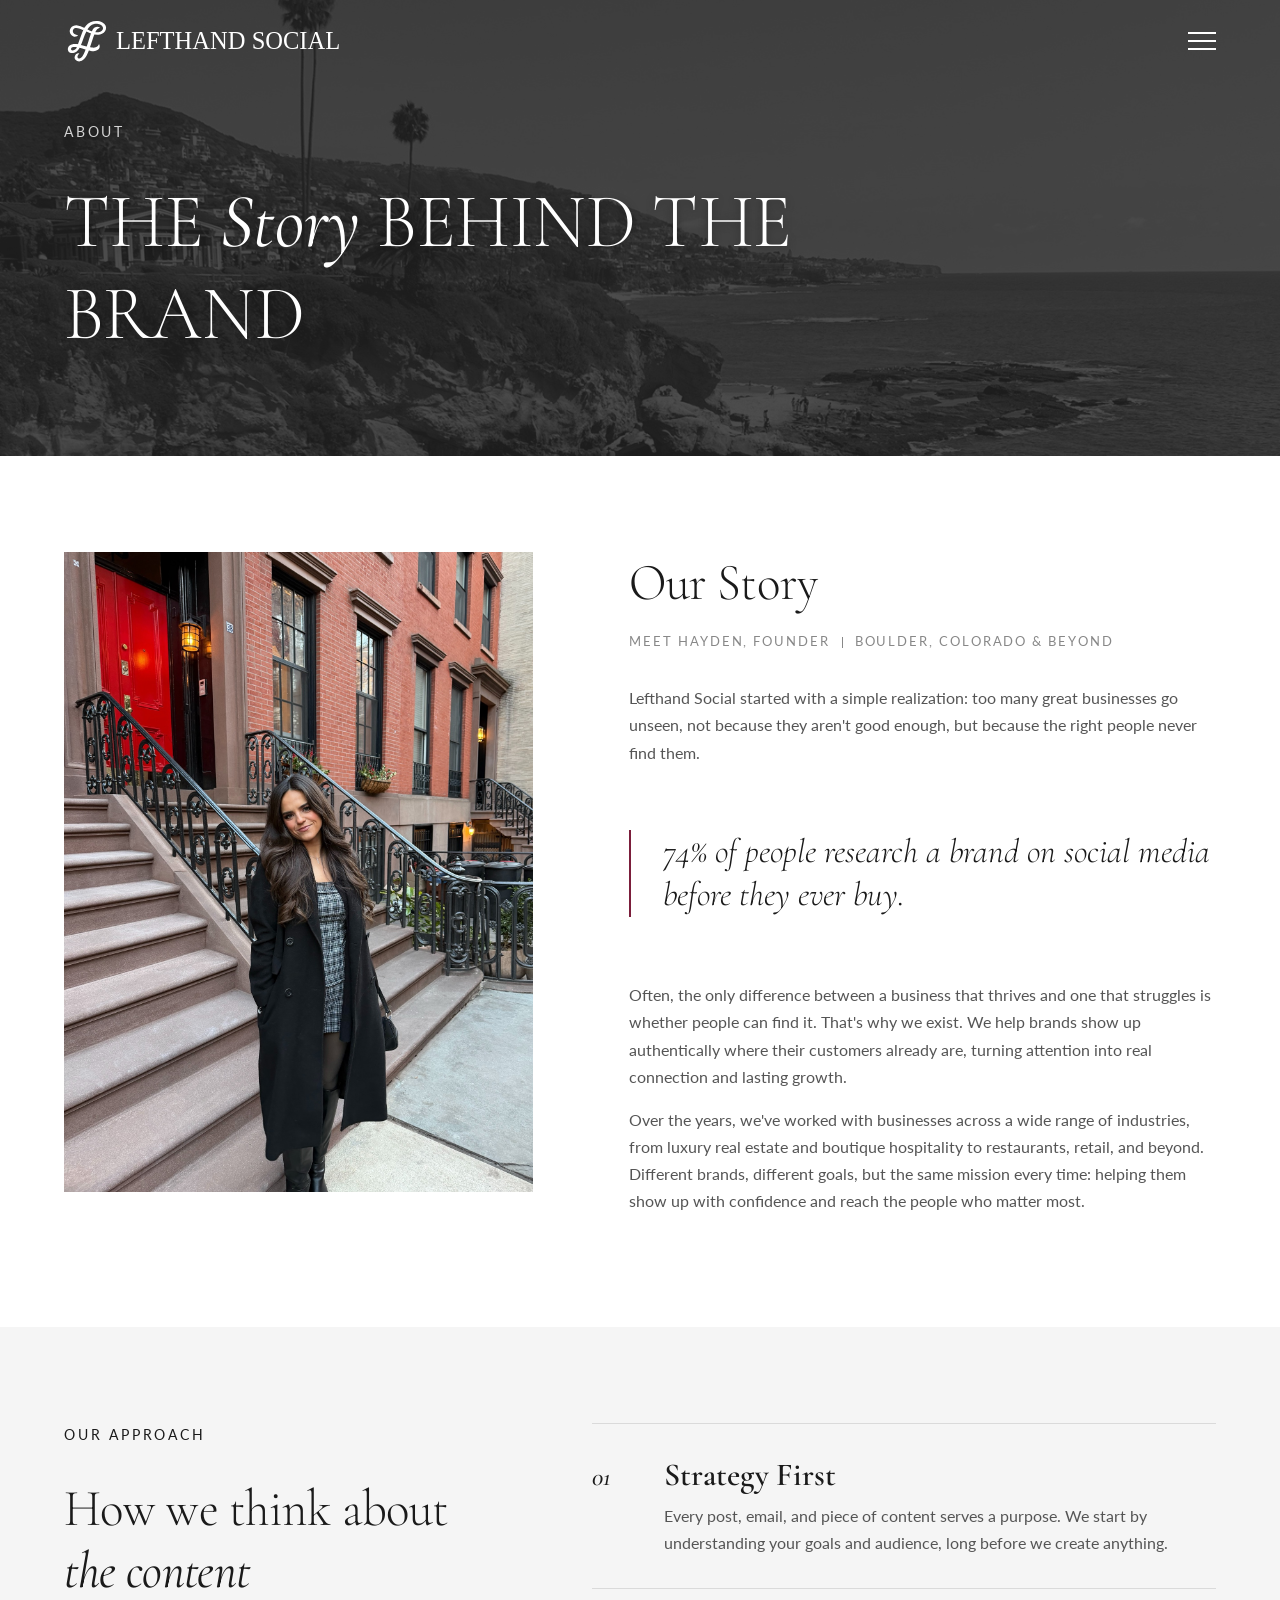
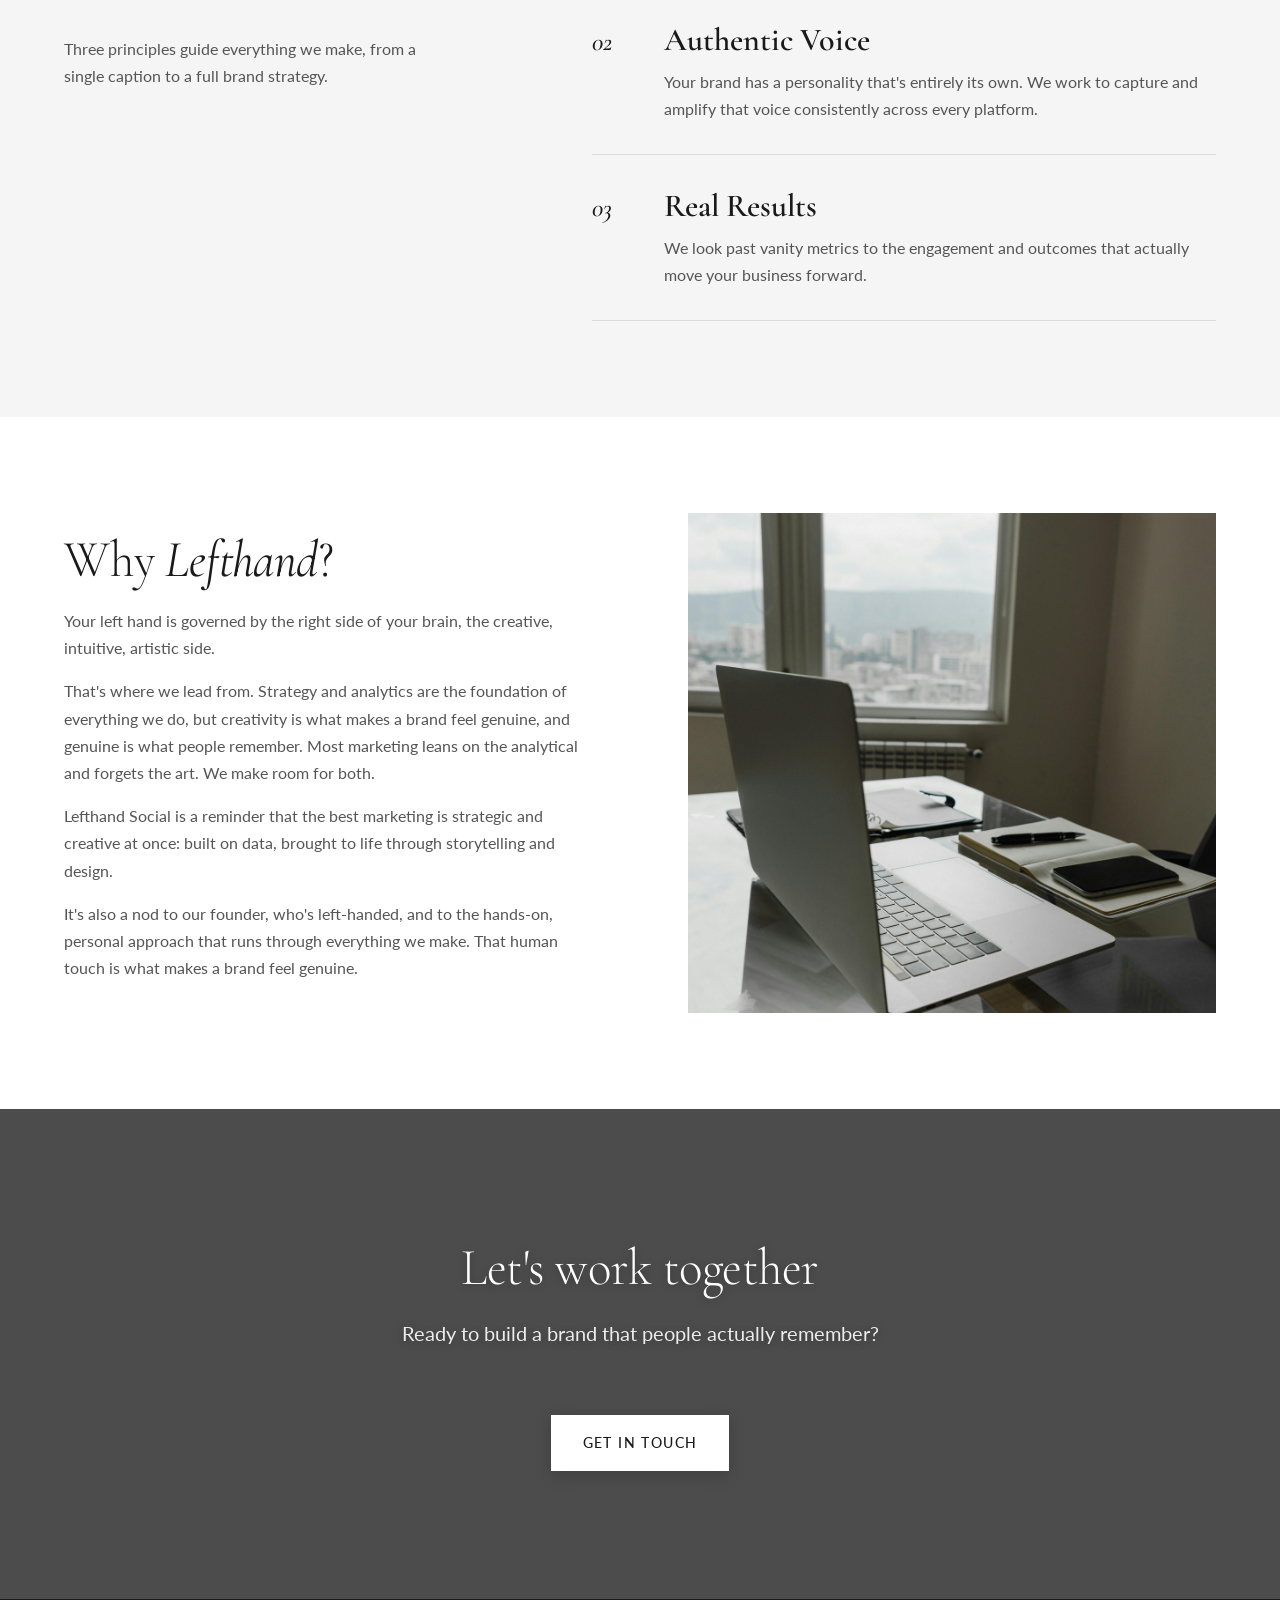
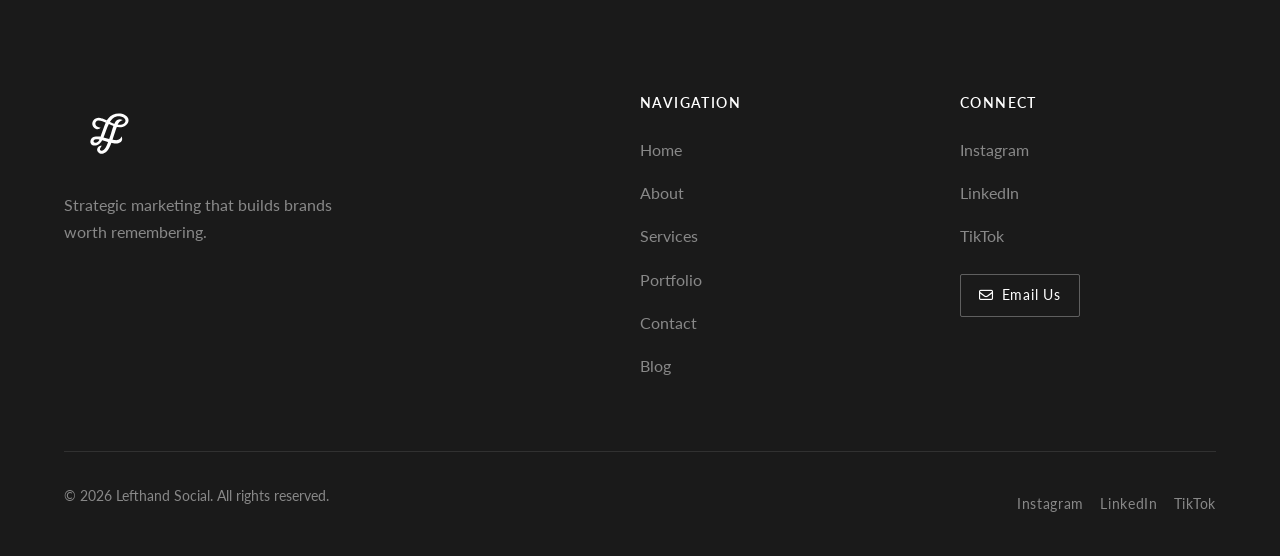
<file: about.html>
<!DOCTYPE html>
<html lang="en">
<head>
  <meta charset="UTF-8">
  <meta name="viewport" content="width=device-width, initial-scale=1.0">
  <meta name="description" content="Learn about Lefthand Social and the person behind the brand.">
  <title>About | Lefthand Social</title>

  <!-- Open Graph / link preview (texts, iMessage, social) -->
  <meta property="og:type" content="website">
  <meta property="og:title" content="About | Lefthand Social">
  <meta property="og:description" content="Learn about Lefthand Social and the person behind the brand.">
  <meta property="og:url" content="https://lefthandsocial.com/about">
  <meta property="og:image" content="https://lefthandsocial.com/images/social-flatlay-og.jpg">
  <meta property="og:image:width" content="1200">
  <meta property="og:image:height" content="630">
  <meta name="twitter:card" content="summary_large_image">
  <meta name="twitter:title" content="About | Lefthand Social">
  <meta name="twitter:description" content="Learn about Lefthand Social and the person behind the brand.">
  <meta name="twitter:image" content="https://lefthandsocial.com/images/social-flatlay-og.jpg">

  <!-- Favicon -->
  <link rel="icon" type="image/png" sizes="32x32" href="images/favicon.png">
  <link rel="icon" type="image/svg+xml" href="images/favicon.svg">
  <link rel="apple-touch-icon" href="images/favicon.png">

  <!-- Fonts -->
  <link rel="preconnect" href="https://fonts.googleapis.com">
  <link rel="preconnect" href="https://fonts.gstatic.com" crossorigin>
  <link href="https://fonts.googleapis.com/css2?family=Cormorant+Garamond:ital,wght@0,300;0,400;0,500;0,600;0,700;1,400;1,500&family=Lato:wght@300;400;700&display=swap" rel="stylesheet">

  <!-- Font Awesome -->
  <link rel="stylesheet" href="https://cdnjs.cloudflare.com/ajax/libs/font-awesome/6.5.1/css/all.min.css">

  <!-- Styles -->
  <link rel="stylesheet" href="css/styles.css">
</head>
<body>
  <!-- Navigation -->
  <nav class="nav">
    <div class="container nav-container">
      <a href="/" class="nav-logo"><img src="images/Lefthand Horiztonal Logo.svg" alt="Lefthand Social"></a>
      <div class="nav-toggle">
        <span></span>
        <span></span>
        <span></span>
      </div>
      <ul class="nav-links">
        <li><a href="/" class="nav-link">Home</a></li>
        <li><a href="/about" class="nav-link active">About</a></li>
        <li><a href="/services" class="nav-link">Services</a></li>
        <li><a href="/portfolio" class="nav-link">Portfolio</a></li>
        <li><a href="/contact" class="nav-link">Contact</a></li>
        <li><a href="/blog" class="nav-link">Blog</a></li>
      </ul>
    </div>
  </nav>

  <!-- Hero Section -->
  <section class="hero hero-video" style="min-height: auto; padding-top: 120px; padding-bottom: var(--spacing-lg);">
    <img class="hero-image-bg" src="images/Hero Background.jpg" alt="">
    <div class="hero-overlay"></div>
    <div class="container">
      <div class="hero-content fade-in">
        <p class="hero-tagline">About</p>
        <h1 class="caps">The <em>Story</em> Behind the Brand</h1>
      </div>
    </div>
  </section>

  <!-- About Content -->
  <section class="section">
    <div class="container">
      <div class="about-grid about-grid-story fade-in">
        <div class="about-story-media">
          <img src="images/Hayden-Headshot.jpg" alt="Hayden Hanna">
        </div>
        <div>
          <h2>Our Story</h2>
          <p class="about-byline">Meet Hayden, Founder <span class="byline-divider"></span> Boulder, Colorado &amp; beyond</p>
          <p>Lefthand Social started with a simple realization: too many great businesses go unseen, not because they aren't good enough, but because the right people never find them.</p>
          <p class="about-pullquote about-stat-strip"><span>74% of people research a brand on social media before they ever buy.</span></p>
          <p>Often, the only difference between a business that thrives and one that struggles is whether people can find it. That's why we exist. We help brands show up authentically where their customers already are, turning attention into real connection and lasting growth.</p>
          <p>Over the years, we've worked with businesses across a wide range of industries, from luxury real estate and boutique hospitality to restaurants, retail, and beyond. Different brands, different goals, but the same mission every time: helping them show up with confidence and reach the people who matter most.</p>
        </div>
      </div>
    </div>
  </section>

  <!-- Philosophy -->
  <section class="section approach-section">
    <div class="container">
      <div class="approach-editorial fade-in">
        <div class="approach-intro">
          <p class="hero-tagline" style="color: var(--color-dark);">Our Approach</p>
          <h2>How we think about <em>the content</em></h2>
          <p>Three principles guide everything we make, from a single caption to a full brand strategy.</p>
        </div>

        <div class="approach-list">
          <div class="approach-row">
            <span class="approach-num">01</span>
            <div class="approach-row-body">
              <h3>Strategy First</h3>
              <p>Every post, email, and piece of content serves a purpose. We start by understanding your goals and audience, long before we create anything.</p>
            </div>
          </div>
          <div class="approach-row">
            <span class="approach-num">02</span>
            <div class="approach-row-body">
              <h3>Authentic Voice</h3>
              <p>Your brand has a personality that's entirely its own. We work to capture and amplify that voice consistently across every platform.</p>
            </div>
          </div>
          <div class="approach-row">
            <span class="approach-num">03</span>
            <div class="approach-row-body">
              <h3>Real Results</h3>
              <p>We look past vanity metrics to the engagement and outcomes that actually move your business forward.</p>
            </div>
          </div>
        </div>
      </div>
    </div>
  </section>

  <!-- Why Lefthand -->
  <section class="section">
    <div class="container">
      <div class="about-grid fade-in">
        <div>
          <h2>Why <em>Lefthand</em>?</h2>
          <p>Your left hand is governed by the right side of your brain, the creative, intuitive, artistic side.</p>
          <p>That's where we lead from. Strategy and analytics are the foundation of everything we do, but creativity is what makes a brand feel genuine, and genuine is what people remember. Most marketing leans on the analytical and forgets the art. We make room for both.</p>
          <p>Lefthand Social is a reminder that the best marketing is strategic and creative at once: built on data, brought to life through storytelling and design.</p>
          <p>It's also a nod to our founder, who's left-handed, and to the hands-on, personal approach that runs through everything we make. That human touch is what makes a brand feel genuine.</p>
        </div>
        <div class="about-image">
          <img src="images/laptop-window-light.jpg" alt="A bright, minimal workspace by a window">
        </div>
      </div>
    </div>
  </section>

  <!-- CTA Section -->
  <section class="section-large cta-video">
    <div class="cta-overlay"></div>
    <div class="container text-center fade-in">
      <h2>Let's work together</h2>
      <p class="text-large mb-lg">Ready to build a brand that people actually remember?</p>
      <a href="/contact" class="btn btn-light">Get in Touch</a>
    </div>
  </section>

  <!-- Footer -->
  <footer class="footer">
    <div class="container">
      <div class="footer-grid">
        <div>
          <div class="footer-logo"><img src="images/logo-white.svg" alt="Lefthand Social"></div>
          <p class="footer-description">Strategic marketing that builds brands worth remembering.</p>
        </div>
        <div>
          <h4>Navigation</h4>
          <ul class="footer-links">
            <li><a href="/">Home</a></li>
            <li><a href="/about">About</a></li>
            <li><a href="/services">Services</a></li>
            <li><a href="/portfolio">Portfolio</a></li>
            <li><a href="/contact">Contact</a></li>
            <li><a href="/blog">Blog</a></li>
          </ul>
        </div>
        <div>
          <h4>Connect</h4>
          <ul class="footer-links">
            <li><a href="https://instagram.com/lefthandsocial" target="_blank">Instagram</a></li>
            <li><a href="https://www.linkedin.com/company/lefthand-social/" target="_blank">LinkedIn</a></li>
            <li><a href="https://tiktok.com/@lefthandsocial" target="_blank">TikTok</a></li>
          </ul>
          <a href="mailto:hello@lefthandsocial.com" class="footer-email-btn"><i class="fa-regular fa-envelope"></i> Email Us</a>
        </div>
      </div>
      <div class="footer-bottom">
        <p class="footer-copyright">&copy; 2026 Lefthand Social. All rights reserved.</p>
        <div class="footer-social">
          <a href="https://instagram.com/lefthandsocial" target="_blank">Instagram</a>
          <a href="https://www.linkedin.com/company/lefthand-social/" target="_blank">LinkedIn</a>
          <a href="https://tiktok.com/@lefthandsocial" target="_blank">TikTok</a>
        </div>
      </div>
    </div>
  </footer>

  <script src="js/main.js"></script>
</body>
</html>
</file>
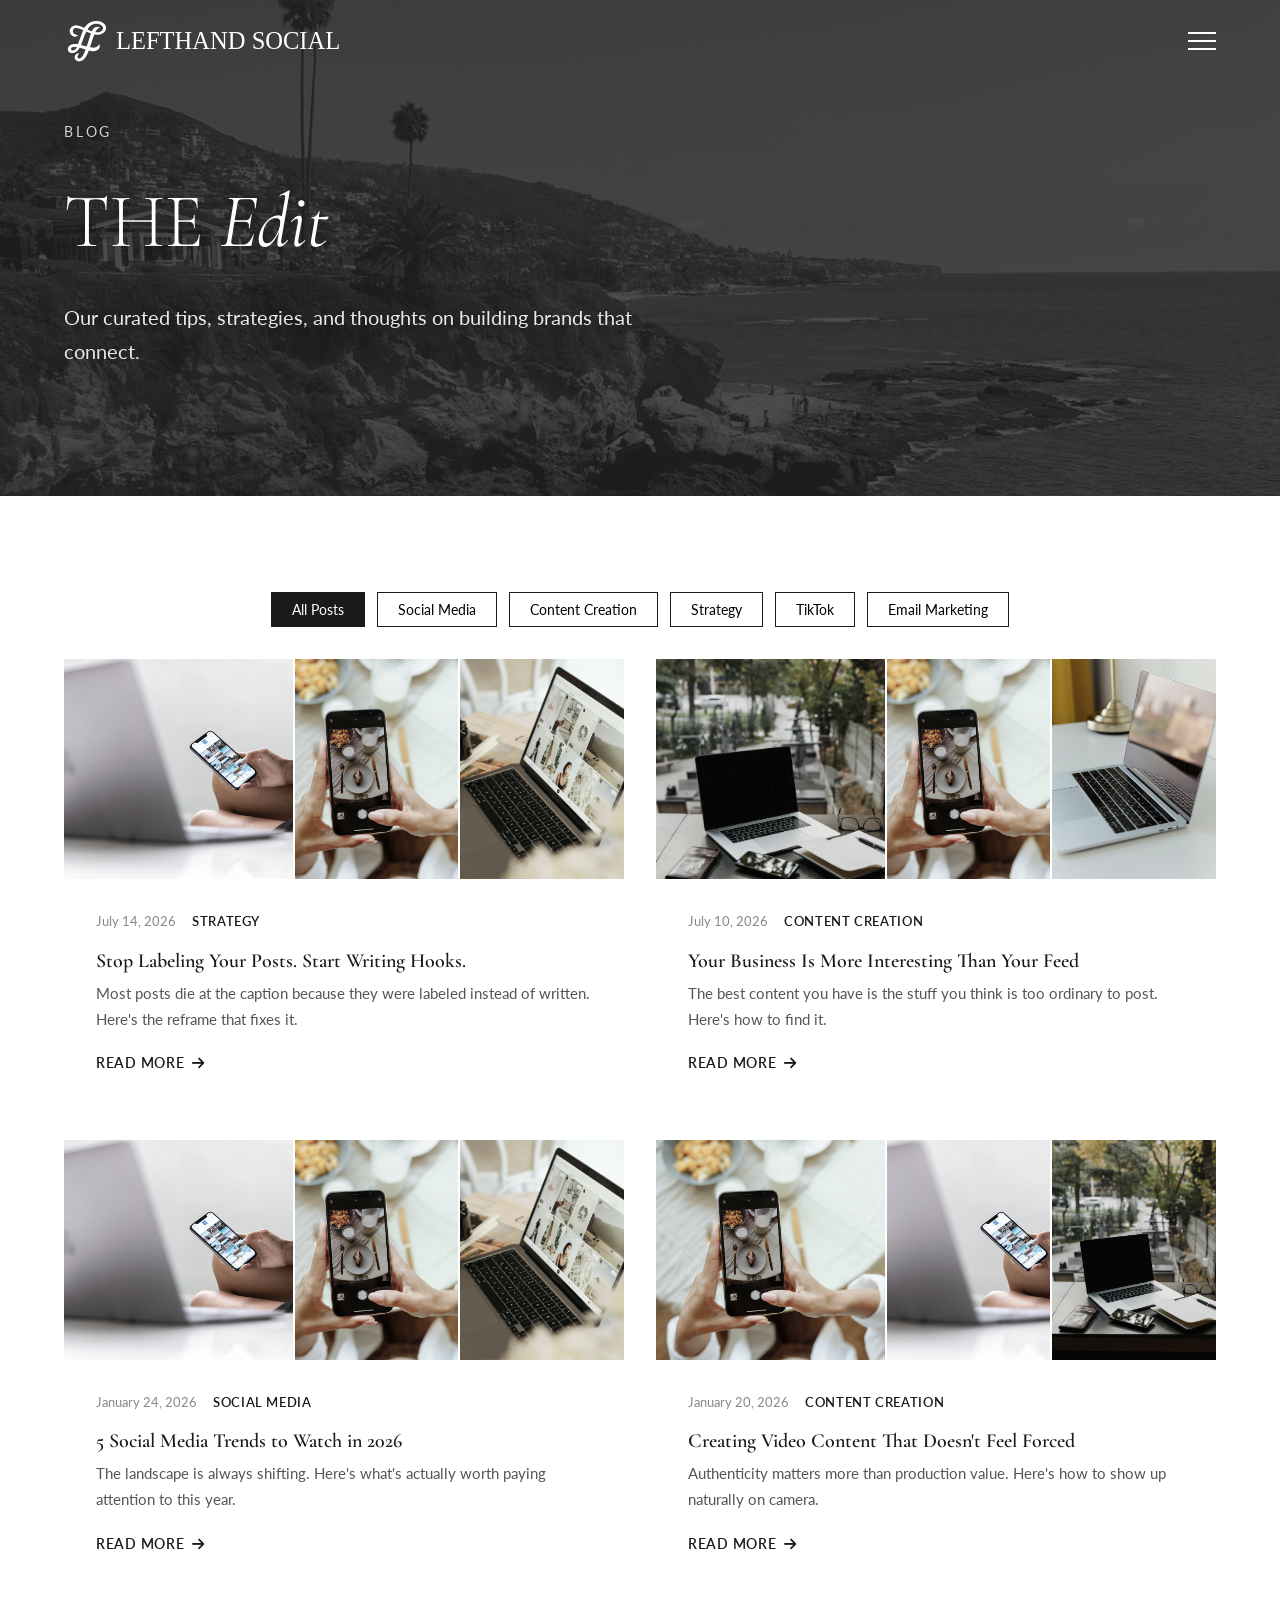
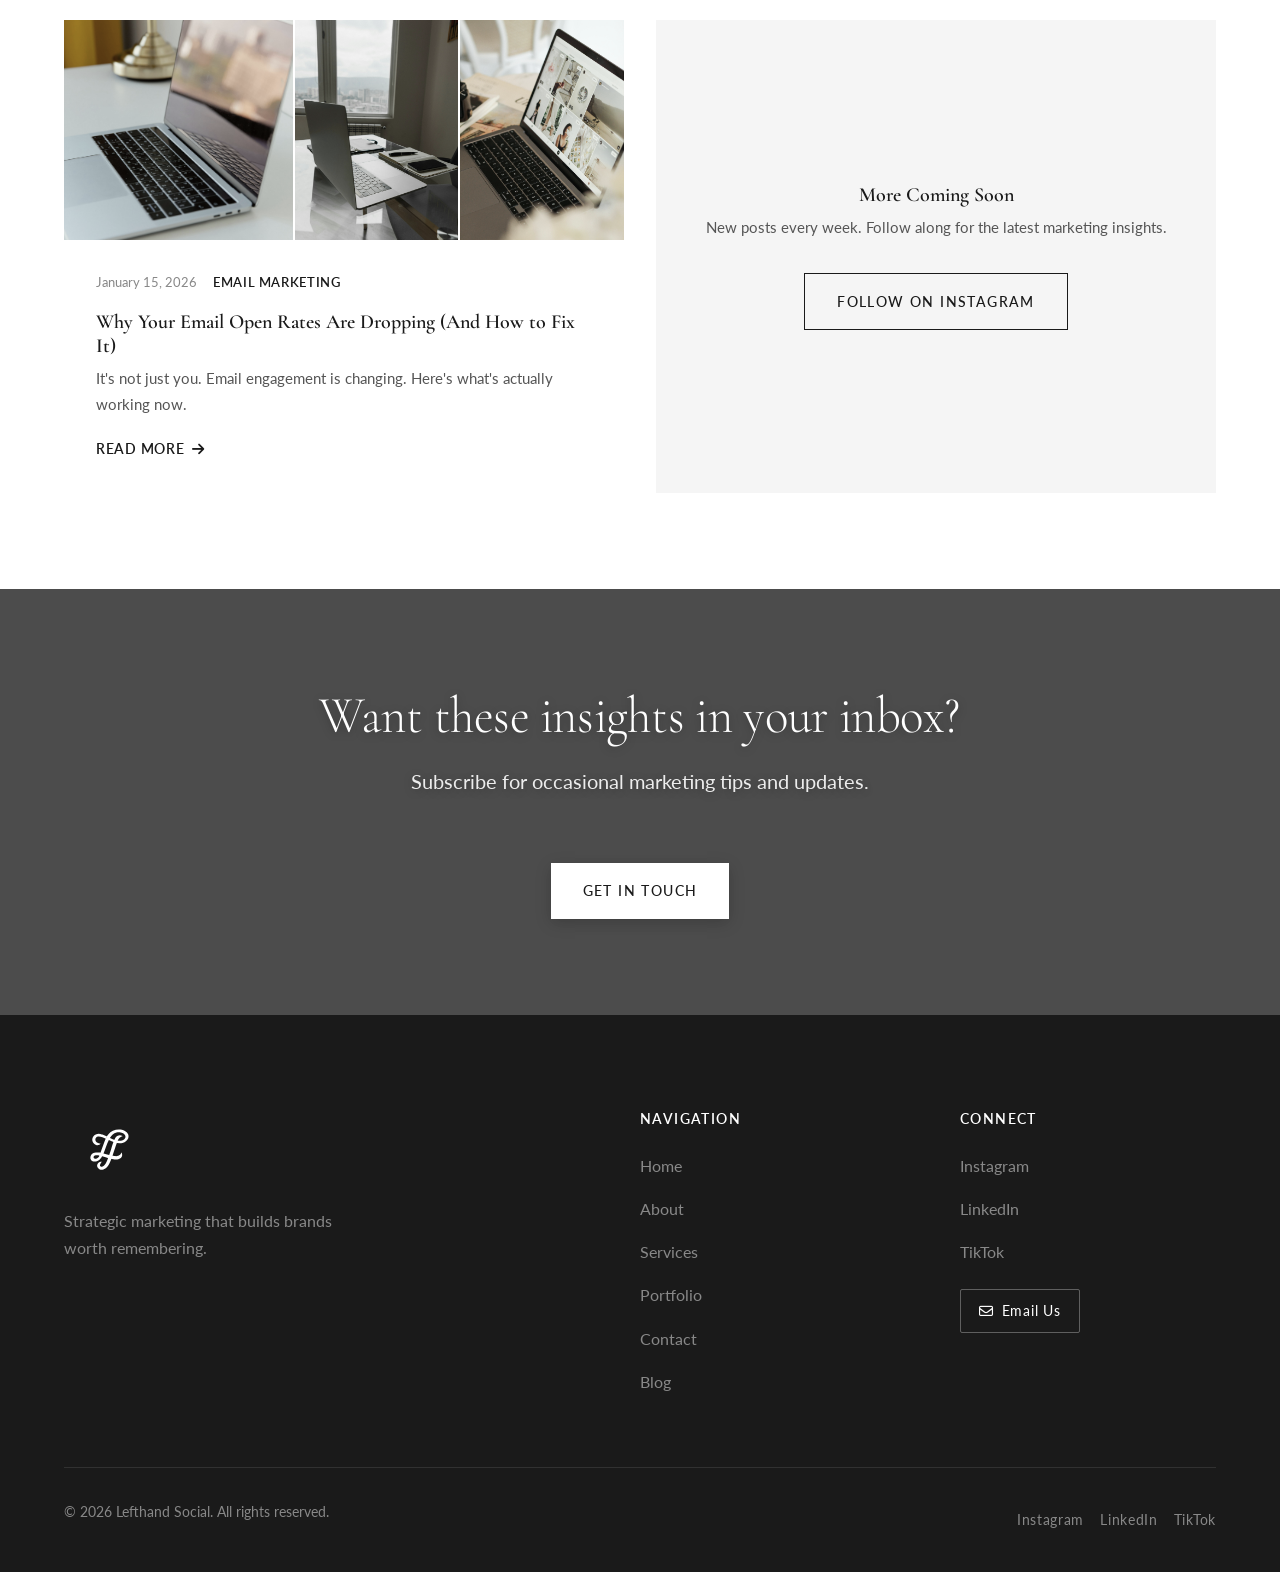
<file: blog.html>
<!DOCTYPE html>
<html lang="en">
<head>
  <meta charset="UTF-8">
  <meta name="viewport" content="width=device-width, initial-scale=1.0">
  <meta name="description" content="Marketing insights, social media tips, and content strategy advice from Lefthand Social.">
  <title>Blog | Lefthand Social</title>

  <!-- Open Graph / link preview (texts, iMessage, social) -->
  <meta property="og:type" content="website">
  <meta property="og:title" content="Blog | Lefthand Social">
  <meta property="og:description" content="Marketing insights, social media tips, and content strategy advice from Lefthand Social.">
  <meta property="og:url" content="https://lefthandsocial.com/blog">
  <meta property="og:image" content="https://lefthandsocial.com/images/social-flatlay-og.jpg">
  <meta property="og:image:width" content="1200">
  <meta property="og:image:height" content="630">
  <meta name="twitter:card" content="summary_large_image">
  <meta name="twitter:title" content="Blog | Lefthand Social">
  <meta name="twitter:description" content="Marketing insights, social media tips, and content strategy advice from Lefthand Social.">
  <meta name="twitter:image" content="https://lefthandsocial.com/images/social-flatlay-og.jpg">

  <!-- Favicon -->
  <link rel="icon" type="image/png" sizes="32x32" href="images/favicon.png">
  <link rel="icon" type="image/svg+xml" href="images/favicon.svg">
  <link rel="apple-touch-icon" href="images/favicon.png">

  <!-- Fonts -->
  <link rel="preconnect" href="https://fonts.googleapis.com">
  <link rel="preconnect" href="https://fonts.gstatic.com" crossorigin>
  <link href="https://fonts.googleapis.com/css2?family=Cormorant+Garamond:ital,wght@0,300;0,400;0,500;0,600;0,700;1,400;1,500&family=Lato:wght@300;400;700&display=swap" rel="stylesheet">

  <!-- Font Awesome -->
  <link rel="stylesheet" href="https://cdnjs.cloudflare.com/ajax/libs/font-awesome/6.5.1/css/all.min.css">

  <!-- Styles -->
  <link rel="stylesheet" href="css/styles.css">
</head>
<body>
  <!-- Navigation -->
  <nav class="nav">
    <div class="container nav-container">
      <a href="/" class="nav-logo"><img src="images/Lefthand Horiztonal Logo.svg" alt="Lefthand Social"></a>
      <div class="nav-toggle">
        <span></span>
        <span></span>
        <span></span>
      </div>
      <ul class="nav-links">
        <li><a href="/" class="nav-link">Home</a></li>
        <li><a href="/about" class="nav-link">About</a></li>
        <li><a href="/services" class="nav-link">Services</a></li>
        <li><a href="/portfolio" class="nav-link">Portfolio</a></li>
        <li><a href="/contact" class="nav-link">Contact</a></li>
        <li><a href="/blog" class="nav-link active">Blog</a></li>
      </ul>
    </div>
  </nav>

  <!-- Hero Section -->
  <section class="hero hero-video" style="min-height: auto; padding-top: 120px; padding-bottom: var(--spacing-lg);">
    <img class="hero-image-bg" src="images/Hero Background.jpg" alt="">
    <div class="hero-overlay"></div>
    <div class="container">
      <div class="hero-content fade-in">
        <p class="hero-tagline">Blog</p>
        <h1 class="caps">The <em>Edit</em></h1>
        <p class="hero-description">Our curated tips, strategies, and thoughts on building brands that connect.</p>
      </div>
    </div>
  </section>

  <!-- Blog Filter Tags + Posts Grid -->
  <section class="section">
    <div class="container">
      <div class="blog-tags fade-in">
        <button class="blog-tag active" data-tag="all">All Posts</button>
        <button class="blog-tag" data-tag="social-media">Social Media</button>
        <button class="blog-tag" data-tag="content-creation">Content Creation</button>
        <button class="blog-tag" data-tag="strategy">Strategy</button>
        <button class="blog-tag" data-tag="tiktok">TikTok</button>
        <button class="blog-tag" data-tag="email">Email Marketing</button>
      </div>
      <div class="blog-grid fade-in">
        <!-- Blog Post: Stop Labeling -->
        <article class="blog-card" data-tags="strategy content-creation">
          <div class="blog-card-image">
            <div class="blog-cover">
              <img src="images/phone-app-hands.jpg" alt="A person scrolling a social media feed on their phone">
              <img src="images/phone-photo-closeup.jpg" alt="Close-up of a phone capturing content">
              <img src="images/laptop-screen-images.jpg" alt="A laptop screen showing content being planned">
            </div>
          </div>
          <div class="blog-card-content">
            <div class="blog-card-meta">
              <span class="blog-card-date">July 14, 2026</span>
              <span class="blog-card-tag">Strategy</span>
            </div>
            <h3>Stop Labeling Your Posts. Start Writing Hooks.</h3>
            <p>Most posts die at the caption because they were labeled instead of written. Here's the reframe that fixes it.</p>
            <a href="/blog/stop-labeling-start-hooking" class="blog-card-link">Read More <i class="fas fa-arrow-right"></i></a>
          </div>
        </article>

        <!-- Blog Post: More Interesting Than Your Feed -->
        <article class="blog-card" data-tags="content-creation strategy">
          <div class="blog-card-image">
            <div class="blog-cover">
              <img src="images/workspace-wooden-table.jpg" alt="A warm, styled workspace on a wooden table">
              <img src="images/phone-photo-closeup.jpg" alt="Close-up of a phone capturing an everyday moment">
              <img src="images/workspace-laptop-white-desk.jpg" alt="A laptop on a clean desk in natural light">
            </div>
          </div>
          <div class="blog-card-content">
            <div class="blog-card-meta">
              <span class="blog-card-date">July 10, 2026</span>
              <span class="blog-card-tag">Content Creation</span>
            </div>
            <h3>Your Business Is More Interesting Than Your Feed</h3>
            <p>The best content you have is the stuff you think is too ordinary to post. Here's how to find it.</p>
            <a href="/blog/business-more-interesting-than-feed" class="blog-card-link">Read More <i class="fas fa-arrow-right"></i></a>
          </div>
        </article>

        <!-- Sample Blog Post 1 -->
        <article class="blog-card" data-tags="social-media strategy">
          <div class="blog-card-image">
            <div class="blog-cover">
              <img src="images/phone-app-hands.jpg" alt="Hands using a social media app on a phone">
              <img src="images/phone-photo-closeup.jpg" alt="Capturing content on a phone">
              <img src="images/laptop-screen-images.jpg" alt="A laptop screen showing content">
            </div>
          </div>
          <div class="blog-card-content">
            <div class="blog-card-meta">
              <span class="blog-card-date">January 24, 2026</span>
              <span class="blog-card-tag">Social Media</span>
            </div>
            <h3>5 Social Media Trends to Watch in 2026</h3>
            <p>The landscape is always shifting. Here's what's actually worth paying attention to this year.</p>
            <a href="/blog/social-media-trends-2026" class="blog-card-link">Read More <i class="fas fa-arrow-right"></i></a>
          </div>
        </article>

        <!-- Sample Blog Post 2 -->
        <article class="blog-card" data-tags="content-creation tiktok">
          <div class="blog-card-image">
            <div class="blog-cover">
              <img src="images/phone-photo-closeup.jpg" alt="Close-up of hands holding a phone capturing content">
              <img src="images/phone-app-hands.jpg" alt="A person using a social media app on their phone">
              <img src="images/workspace-wooden-table.jpg" alt="A warm, styled workspace on a wooden table">
            </div>
          </div>
          <div class="blog-card-content">
            <div class="blog-card-meta">
              <span class="blog-card-date">January 20, 2026</span>
              <span class="blog-card-tag">Content Creation</span>
            </div>
            <h3>Creating Video Content That Doesn't Feel Forced</h3>
            <p>Authenticity matters more than production value. Here's how to show up naturally on camera.</p>
            <a href="/blog/authentic-video-content" class="blog-card-link">Read More <i class="fas fa-arrow-right"></i></a>
          </div>
        </article>

        <!-- Sample Blog Post 3 -->
        <article class="blog-card" data-tags="email strategy">
          <div class="blog-card-image">
            <div class="blog-cover">
              <img src="images/workspace-laptop-white-desk.jpg" alt="Laptop on a clean desk in soft natural light">
              <img src="images/laptop-window-light.jpg" alt="A bright workspace by a window">
              <img src="images/laptop-screen-images.jpg" alt="A laptop screen showing content">
            </div>
          </div>
          <div class="blog-card-content">
            <div class="blog-card-meta">
              <span class="blog-card-date">January 15, 2026</span>
              <span class="blog-card-tag">Email Marketing</span>
            </div>
            <h3>Why Your Email Open Rates Are Dropping (And How to Fix It)</h3>
            <p>It's not just you. Email engagement is changing. Here's what's actually working now.</p>
            <a href="/blog/email-open-rates" class="blog-card-link">Read More <i class="fas fa-arrow-right"></i></a>
          </div>
        </article>

        <!-- Coming Soon Placeholder -->
        <article class="blog-card blog-card-cta">
          <div class="blog-card-content" style="display: flex; flex-direction: column; justify-content: center; align-items: center; text-align: center; height: 100%;">
            <h3>More Coming Soon</h3>
            <p>New posts every week. Follow along for the latest marketing insights.</p>
            <a href="https://instagram.com/lefthandsocial" target="_blank" class="btn btn-outline" style="margin-top: 1rem;">Follow on Instagram</a>
          </div>
        </article>
      </div>
    </div>
  </section>

  <!-- Newsletter CTA -->
  <section class="section cta-video">
    <div class="cta-overlay"></div>
    <div class="container text-center fade-in">
      <h2>Want these insights in your inbox?</h2>
      <p class="text-large mb-lg">Subscribe for occasional marketing tips and updates.</p>
      <a href="/contact" class="btn btn-light">Get in Touch</a>
    </div>
  </section>

  <!-- Footer -->
  <footer class="footer">
    <div class="container">
      <div class="footer-grid">
        <div>
          <div class="footer-logo"><img src="images/logo-white.svg" alt="Lefthand Social"></div>
          <p class="footer-description">Strategic marketing that builds brands worth remembering.</p>
        </div>
        <div>
          <h4>Navigation</h4>
          <ul class="footer-links">
            <li><a href="/">Home</a></li>
            <li><a href="/about">About</a></li>
            <li><a href="/services">Services</a></li>
            <li><a href="/portfolio">Portfolio</a></li>
            <li><a href="/contact">Contact</a></li>
            <li><a href="/blog">Blog</a></li>
          </ul>
        </div>
        <div>
          <h4>Connect</h4>
          <ul class="footer-links">
            <li><a href="https://instagram.com/lefthandsocial" target="_blank">Instagram</a></li>
            <li><a href="https://www.linkedin.com/company/lefthand-social/" target="_blank">LinkedIn</a></li>
            <li><a href="https://tiktok.com/@lefthandsocial" target="_blank">TikTok</a></li>
          </ul>
          <a href="mailto:hello@lefthandsocial.com" class="footer-email-btn"><i class="fa-regular fa-envelope"></i> Email Us</a>
        </div>
      </div>
      <div class="footer-bottom">
        <p class="footer-copyright">&copy; 2026 Lefthand Social. All rights reserved.</p>
        <div class="footer-social">
          <a href="https://instagram.com/lefthandsocial" target="_blank">Instagram</a>
          <a href="https://www.linkedin.com/company/lefthand-social/" target="_blank">LinkedIn</a>
          <a href="https://tiktok.com/@lefthandsocial" target="_blank">TikTok</a>
        </div>
      </div>
    </div>
  </footer>

  <script src="js/main.js"></script>
  <script src="js/blog.js"></script>
</body>
</html>
</file>
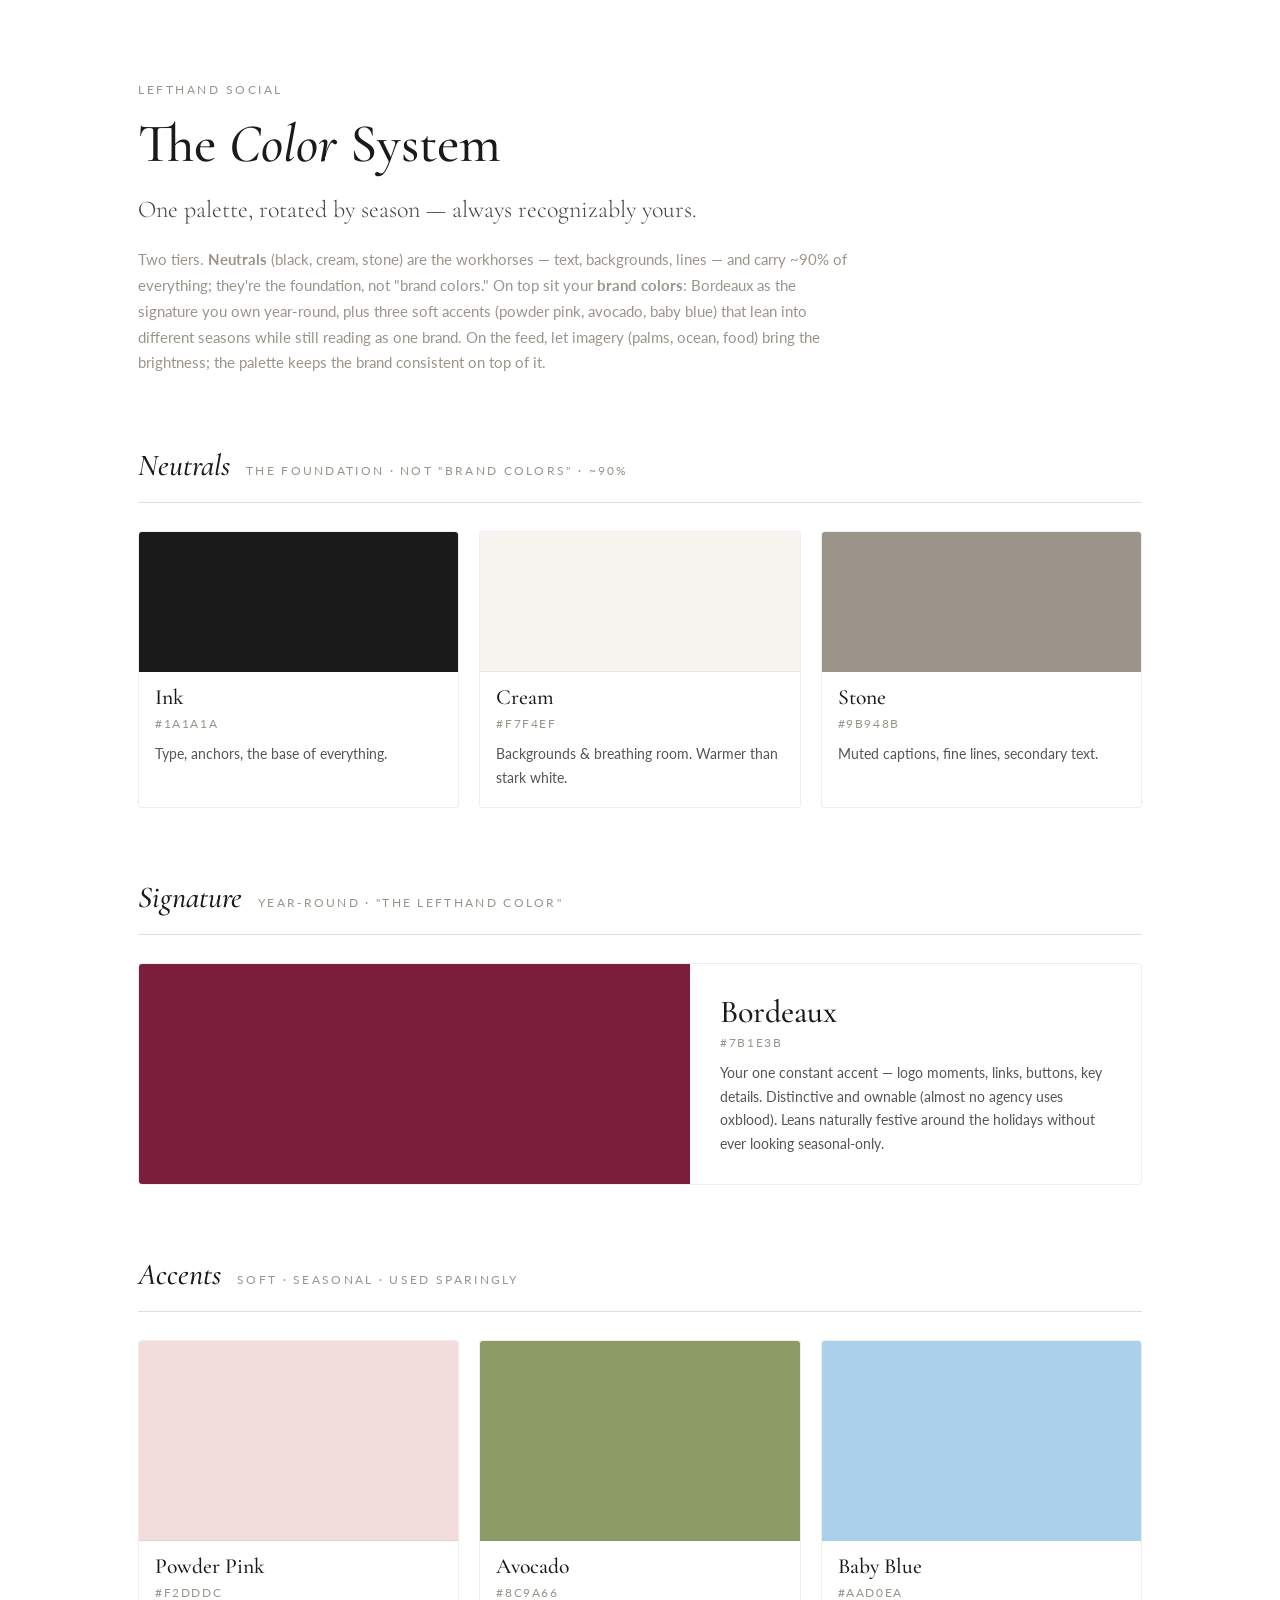
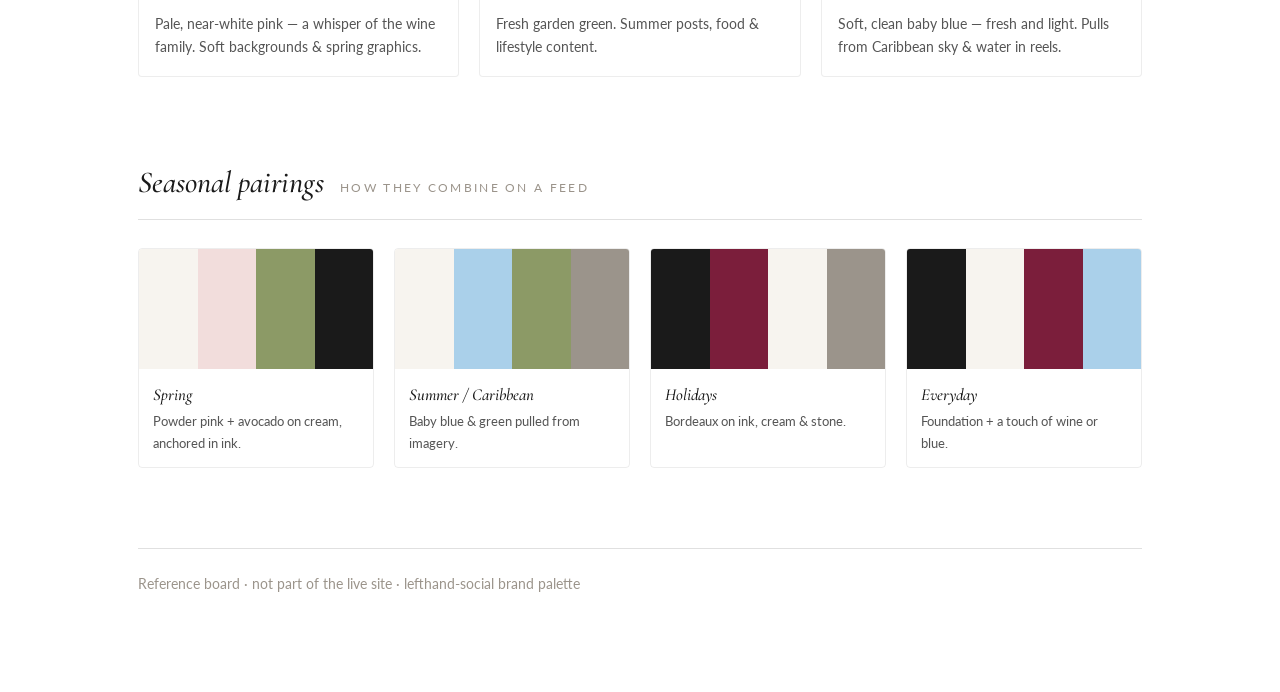
<file: brand-palette.html>
<!DOCTYPE html>
<html lang="en">
<head>
  <meta charset="UTF-8">
  <meta name="viewport" content="width=device-width, initial-scale=1.0">
  <title>Brand Palette | Lefthand Social</title>
  <link rel="preconnect" href="https://fonts.googleapis.com">
  <link rel="preconnect" href="https://fonts.gstatic.com" crossorigin>
  <link href="https://fonts.googleapis.com/css2?family=Cormorant+Garamond:ital,wght@0,300;0,400;0,500;0,600;1,400;1,500&family=Lato:wght@300;400;700&display=swap" rel="stylesheet">
  <style>
    :root{
      --ink:#1A1A1A; --cream:#F7F4EF; --stone:#9B948B;
      --wine:#7B1E3B;
      --pink:#F2DDDC; --avocado:#8C9A66; --sky:#AAD0EA;
      --serif:'Cormorant Garamond',Georgia,serif;
      --sans:'Lato',-apple-system,sans-serif;
    }
    *{box-sizing:border-box;margin:0;padding:0;}
    body{font-family:var(--sans);color:var(--ink);background:#fff;line-height:1.7;-webkit-font-smoothing:antialiased;}
    .wrap{max-width:1100px;margin:0 auto;padding:80px 48px 96px;}
    .kicker{font-size:.72rem;letter-spacing:.22em;text-transform:uppercase;color:var(--stone);margin-bottom:1rem;}
    h1{font-family:var(--serif);font-weight:500;font-size:3.4rem;line-height:1.05;margin-bottom:1.1rem;}
    h1 em{font-style:italic;}
    .lede{font-family:var(--serif);font-size:1.5rem;font-weight:300;color:#444;max-width:760px;margin-bottom:1rem;}
    .note{font-size:.95rem;color:var(--stone);max-width:720px;}
    .group{margin-top:64px;}
    .group-head{display:flex;align-items:baseline;gap:1rem;border-bottom:1px solid rgba(0,0,0,.12);padding-bottom:.6rem;margin-bottom:1.8rem;}
    .group-head h2{font-family:var(--serif);font-weight:500;font-size:1.9rem;font-style:italic;}
    .group-head span{font-size:.72rem;letter-spacing:.2em;text-transform:uppercase;color:var(--stone);}
    .row{display:grid;gap:20px;}
    .row.cols-3{grid-template-columns:repeat(3,1fr);}
    .row.cols-2{grid-template-columns:repeat(2,1fr);}
    .row.cols-1{grid-template-columns:1fr;}
    .sw{border:1px solid rgba(0,0,0,.07);border-radius:4px;overflow:hidden;background:#fff;}
    .chip{height:140px;}
    .chip.tall{height:200px;}
    .sw-body{padding:14px 16px 18px;}
    .sw-name{font-family:var(--serif);font-size:1.35rem;font-weight:500;line-height:1.1;}
    .sw-hex{font-size:.72rem;letter-spacing:.14em;text-transform:uppercase;color:var(--stone);margin:.25rem 0 .55rem;}
    .sw-use{font-size:.86rem;color:#555;}
    .signature{display:grid;grid-template-columns:1.1fr .9fr;gap:0;border:1px solid rgba(0,0,0,.07);border-radius:4px;overflow:hidden;}
    .signature .chip{height:auto;min-height:220px;}
    .signature .sw-body{padding:28px 30px;align-self:center;}
    .signature .sw-name{font-size:2rem;}
    .pairings{margin-top:80px;}
    .bars{display:grid;grid-template-columns:repeat(4,1fr);gap:20px;margin-top:1.6rem;}
    .bar{border:1px solid rgba(0,0,0,.07);border-radius:4px;overflow:hidden;}
    .bar .stack{display:flex;height:120px;}
    .bar .stack span{flex:1;}
    .bar p{font-size:.82rem;color:#555;padding:12px 14px;}
    .bar p b{font-family:var(--serif);font-size:1.05rem;font-weight:500;color:var(--ink);display:block;font-style:italic;}
    footer{margin-top:80px;padding-top:24px;border-top:1px solid rgba(0,0,0,.12);font-size:.85rem;color:var(--stone);}
  </style>
</head>
<body>
  <div class="wrap">
    <p class="kicker">Lefthand Social</p>
    <h1>The <em>Color</em> System</h1>
    <p class="lede">One palette, rotated by season — always recognizably yours.</p>
    <p class="note">Two tiers. <strong>Neutrals</strong> (black, cream, stone) are the workhorses — text, backgrounds, lines — and carry ~90% of everything; they're the foundation, not "brand colors." On top sit your <strong>brand colors</strong>: Bordeaux as the signature you own year-round, plus three soft accents (powder pink, avocado, baby blue) that lean into different seasons while still reading as one brand. On the feed, let imagery (palms, ocean, food) bring the brightness; the palette keeps the brand consistent on top of it.</p>

    <!-- FOUNDATION -->
    <div class="group">
      <div class="group-head"><h2>Neutrals</h2><span>The foundation &middot; not "brand colors" &middot; ~90%</span></div>
      <div class="row cols-3">
        <div class="sw"><div class="chip" style="background:#1A1A1A"></div><div class="sw-body"><div class="sw-name">Ink</div><div class="sw-hex">#1A1A1A</div><div class="sw-use">Type, anchors, the base of everything.</div></div></div>
        <div class="sw"><div class="chip" style="background:#F7F4EF;border-bottom:1px solid rgba(0,0,0,.06)"></div><div class="sw-body"><div class="sw-name">Cream</div><div class="sw-hex">#F7F4EF</div><div class="sw-use">Backgrounds &amp; breathing room. Warmer than stark white.</div></div></div>
        <div class="sw"><div class="chip" style="background:#9B948B"></div><div class="sw-body"><div class="sw-name">Stone</div><div class="sw-hex">#9B948B</div><div class="sw-use">Muted captions, fine lines, secondary text.</div></div></div>
      </div>
    </div>

    <!-- SIGNATURE -->
    <div class="group">
      <div class="group-head"><h2>Signature</h2><span>Year-round &middot; "the Lefthand color"</span></div>
      <div class="signature">
        <div class="chip" style="background:#7B1E3B"></div>
        <div class="sw-body">
          <div class="sw-name">Bordeaux</div>
          <div class="sw-hex">#7B1E3B</div>
          <div class="sw-use">Your one constant accent — logo moments, links, buttons, key details. Distinctive and ownable (almost no agency uses oxblood). Leans naturally festive around the holidays without ever looking seasonal-only.</div>
        </div>
      </div>
    </div>

    <!-- ACCENTS -->
    <div class="group">
      <div class="group-head"><h2>Accents</h2><span>Soft &middot; seasonal &middot; used sparingly</span></div>
      <div class="row cols-3">
        <div class="sw"><div class="chip tall" style="background:#F2DDDC;border-bottom:1px solid rgba(0,0,0,.06)"></div><div class="sw-body"><div class="sw-name">Powder Pink</div><div class="sw-hex">#F2DDDC</div><div class="sw-use">Pale, near-white pink — a whisper of the wine family. Soft backgrounds &amp; spring graphics.</div></div></div>
        <div class="sw"><div class="chip tall" style="background:#8C9A66"></div><div class="sw-body"><div class="sw-name">Avocado</div><div class="sw-hex">#8C9A66</div><div class="sw-use">Fresh garden green. Summer posts, food &amp; lifestyle content.</div></div></div>
        <div class="sw"><div class="chip tall" style="background:#AAD0EA"></div><div class="sw-body"><div class="sw-name">Baby Blue</div><div class="sw-hex">#AAD0EA</div><div class="sw-use">Soft, clean baby blue — fresh and light. Pulls from Caribbean sky &amp; water in reels.</div></div></div>
      </div>
    </div>

    <!-- PAIRINGS -->
    <div class="pairings">
      <div class="group-head"><h2>Seasonal pairings</h2><span>How they combine on a feed</span></div>
      <div class="bars">
        <div class="bar"><div class="stack"><span style="background:#F7F4EF"></span><span style="background:#F2DDDC"></span><span style="background:#8C9A66"></span><span style="background:#1A1A1A"></span></div><p><b>Spring</b>Powder pink + avocado on cream, anchored in ink.</p></div>
        <div class="bar"><div class="stack"><span style="background:#F7F4EF"></span><span style="background:#AAD0EA"></span><span style="background:#8C9A66"></span><span style="background:#9B948B"></span></div><p><b>Summer / Caribbean</b>Baby blue &amp; green pulled from imagery.</p></div>
        <div class="bar"><div class="stack"><span style="background:#1A1A1A"></span><span style="background:#7B1E3B"></span><span style="background:#F7F4EF"></span><span style="background:#9B948B"></span></div><p><b>Holidays</b>Bordeaux on ink, cream &amp; stone.</p></div>
        <div class="bar"><div class="stack"><span style="background:#1A1A1A"></span><span style="background:#F7F4EF"></span><span style="background:#7B1E3B"></span><span style="background:#AAD0EA"></span></div><p><b>Everyday</b>Foundation + a touch of wine or blue.</p></div>
      </div>
    </div>

    <footer>Reference board &middot; not part of the live site &middot; lefthand-social brand palette</footer>
  </div>
</body>
</html>
</file>
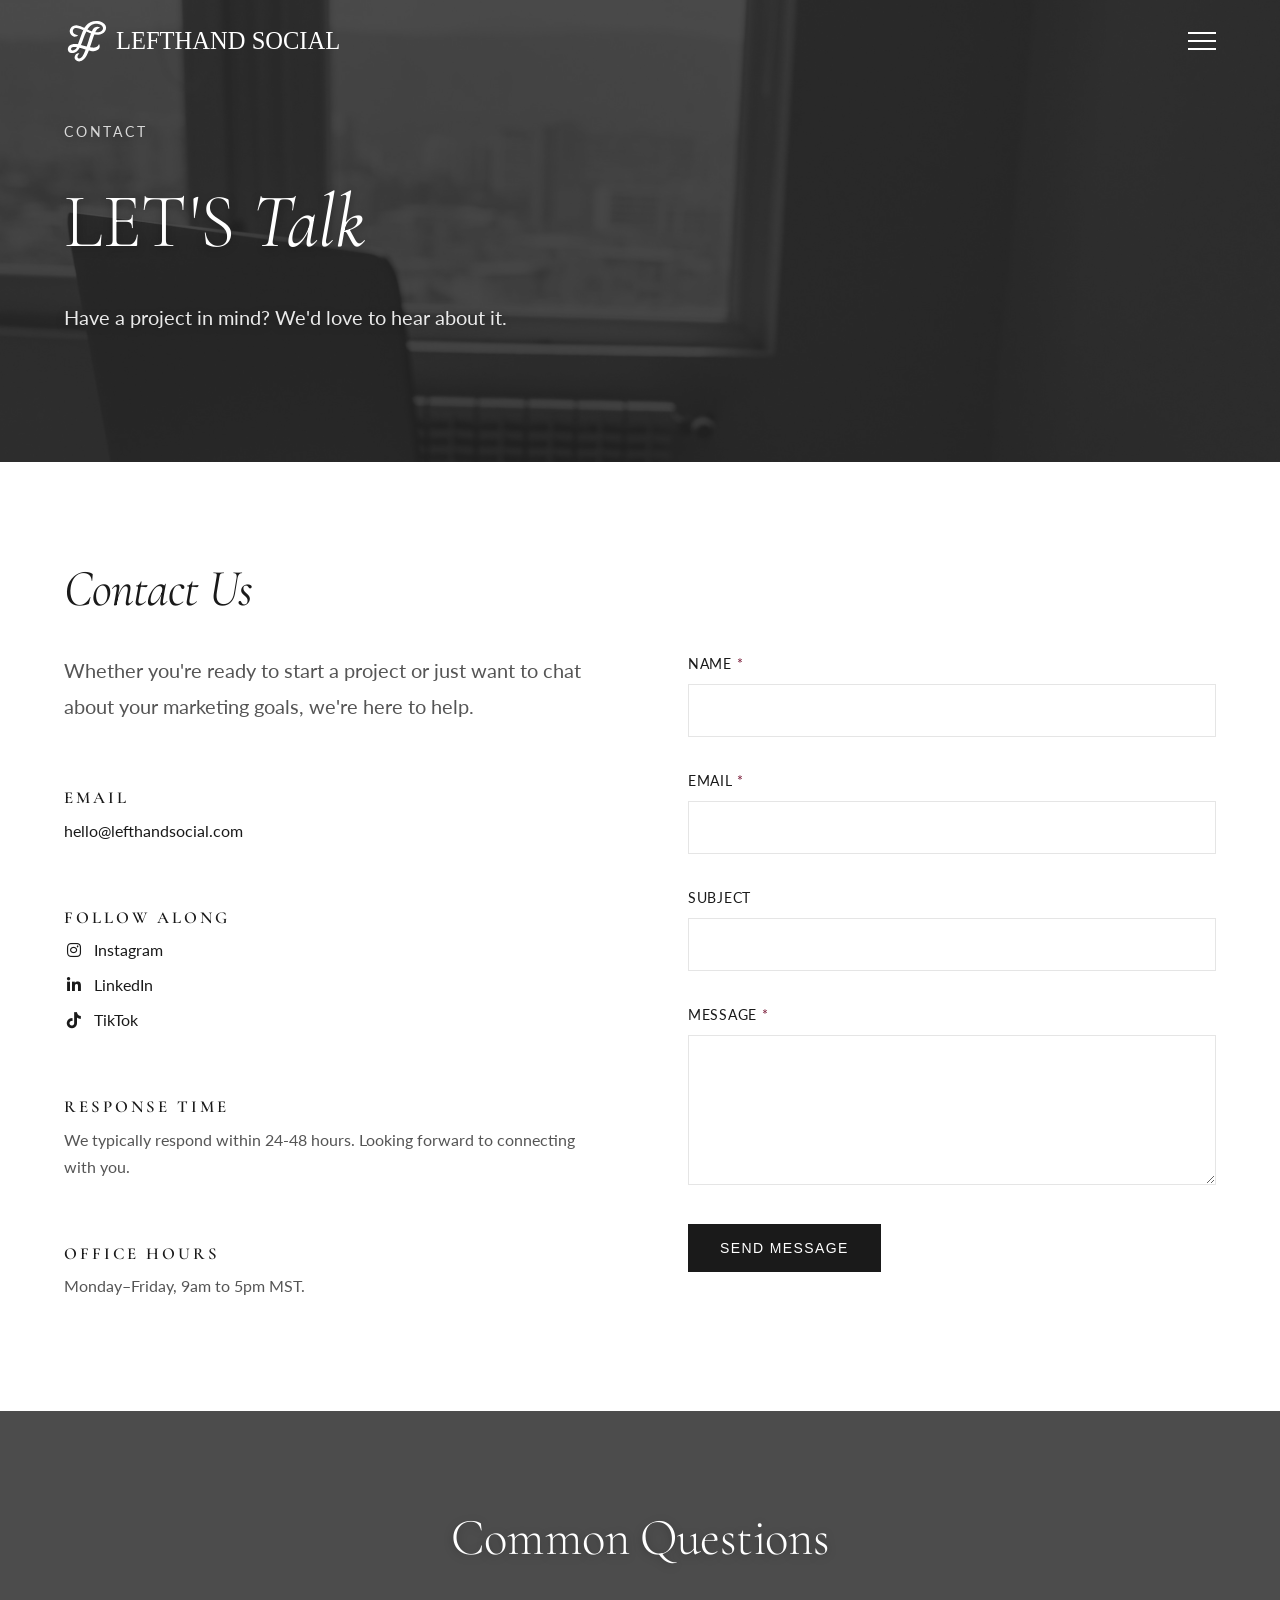
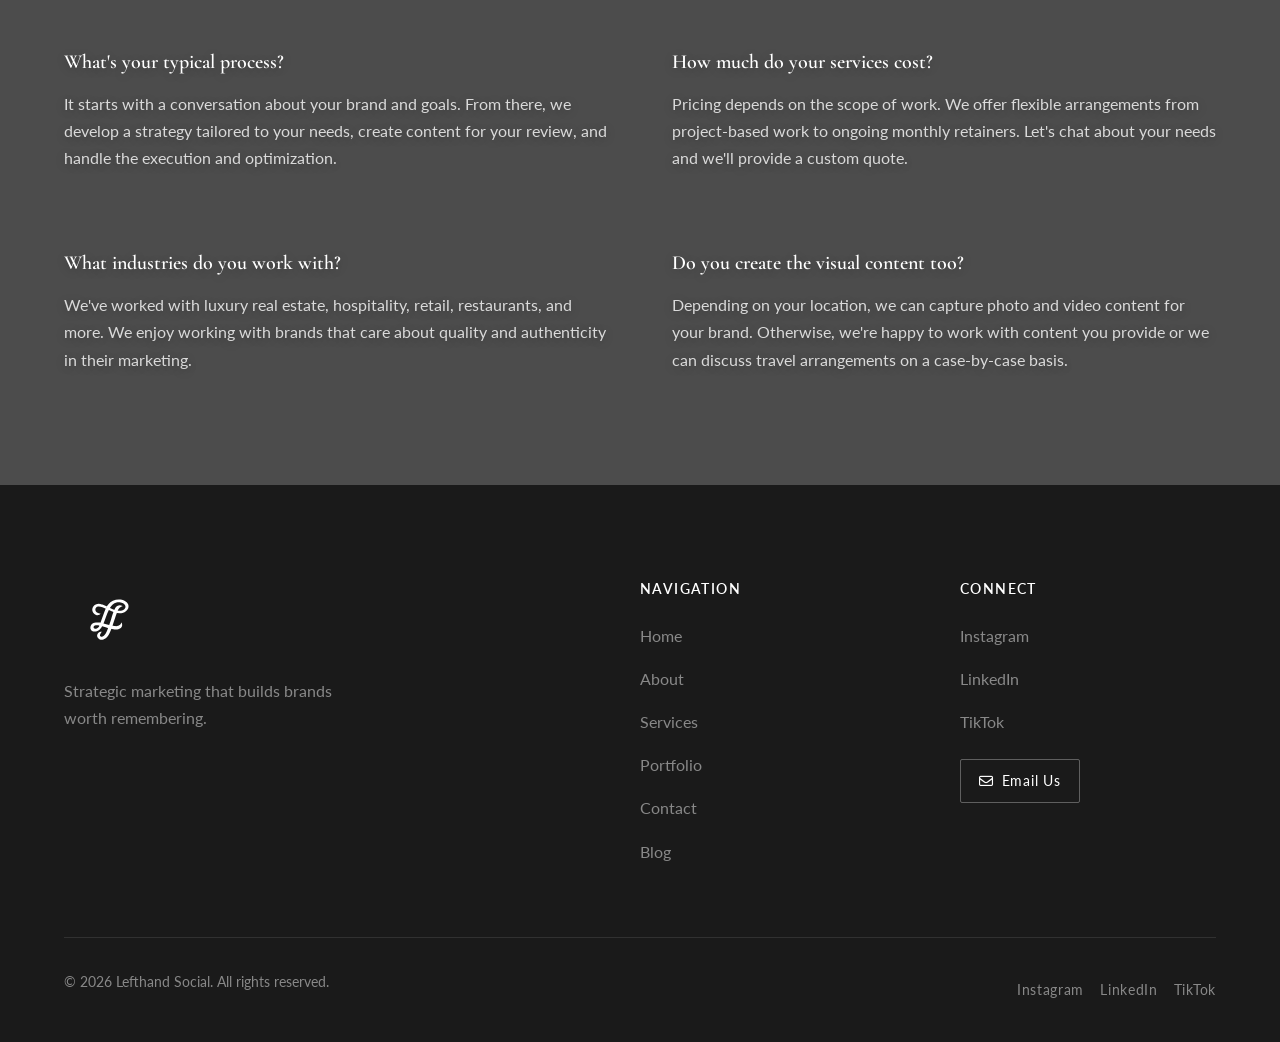
<file: contact.html>
<!DOCTYPE html>
<html lang="en">
<head>
  <meta charset="UTF-8">
  <meta name="viewport" content="width=device-width, initial-scale=1.0">
  <meta name="description" content="Get in touch with Lefthand Social for marketing services, social media management, and content strategy.">
  <title>Contact | Lefthand Social</title>

  <!-- Open Graph / link preview (texts, iMessage, social) -->
  <meta property="og:type" content="website">
  <meta property="og:title" content="Contact | Lefthand Social">
  <meta property="og:description" content="Get in touch with Lefthand Social for marketing services, social media management, and content strategy.">
  <meta property="og:url" content="https://lefthandsocial.com/contact">
  <meta property="og:image" content="https://lefthandsocial.com/images/social-flatlay-og.jpg">
  <meta property="og:image:width" content="1200">
  <meta property="og:image:height" content="630">
  <meta name="twitter:card" content="summary_large_image">
  <meta name="twitter:title" content="Contact | Lefthand Social">
  <meta name="twitter:description" content="Get in touch with Lefthand Social for marketing services, social media management, and content strategy.">
  <meta name="twitter:image" content="https://lefthandsocial.com/images/social-flatlay-og.jpg">

  <!-- Favicon -->
  <link rel="icon" type="image/png" sizes="32x32" href="images/favicon.png">
  <link rel="icon" type="image/svg+xml" href="images/favicon.svg">
  <link rel="apple-touch-icon" href="images/favicon.png">

  <!-- Fonts -->
  <link rel="preconnect" href="https://fonts.googleapis.com">
  <link rel="preconnect" href="https://fonts.gstatic.com" crossorigin>
  <link href="https://fonts.googleapis.com/css2?family=Cormorant+Garamond:ital,wght@0,300;0,400;0,500;0,600;0,700;1,400;1,500&family=Lato:wght@300;400;700&display=swap" rel="stylesheet">

  <!-- Font Awesome -->
  <link rel="stylesheet" href="https://cdnjs.cloudflare.com/ajax/libs/font-awesome/6.5.1/css/all.min.css">

  <!-- Styles -->
  <link rel="stylesheet" href="css/styles.css">
</head>
<body>
  <!-- Navigation -->
  <nav class="nav">
    <div class="container nav-container">
      <a href="/" class="nav-logo"><img src="images/Lefthand Horiztonal Logo.svg" alt="Lefthand Social"></a>
      <div class="nav-toggle">
        <span></span>
        <span></span>
        <span></span>
      </div>
      <ul class="nav-links">
        <li><a href="/" class="nav-link">Home</a></li>
        <li><a href="/about" class="nav-link">About</a></li>
        <li><a href="/services" class="nav-link">Services</a></li>
        <li><a href="/portfolio" class="nav-link">Portfolio</a></li>
        <li><a href="/contact" class="nav-link active">Contact</a></li>
        <li><a href="/blog" class="nav-link">Blog</a></li>
      </ul>
    </div>
  </nav>

  <!-- Hero Section -->
  <section class="hero hero-video" style="min-height: auto; padding-top: 120px; padding-bottom: var(--spacing-lg);">
    <img class="hero-image-bg" src="images/laptop-window-light.jpg" alt="">
    <div class="hero-overlay"></div>
    <div class="container">
      <div class="hero-content fade-in">
        <p class="hero-tagline">Contact</p>
        <h1 class="caps">Let's <em>Talk</em></h1>
        <p class="hero-description">Have a project in mind? We'd love to hear about it.</p>
      </div>
    </div>
  </section>

  <!-- Contact Section -->
  <section class="section">
    <div class="container">
      <div class="contact-grid fade-in">
        <!-- Contact Info -->
        <div class="contact-info">
          <h2 class="mb-md"><em>Contact Us</em></h2>
          <p class="text-large mb-lg">Whether you're ready to start a project or just want to chat about your marketing goals, we're here to help.</p>

          <div class="mb-lg">
            <h4>Email</h4>
            <p><a href="mailto:hello@lefthandsocial.com" style="color: var(--color-dark);">hello@lefthandsocial.com</a></p>
          </div>

          <div class="mb-lg">
            <h4>Follow Along</h4>
            <p style="margin-bottom: var(--spacing-xs);"><a href="https://instagram.com/lefthandsocial" target="_blank" class="contact-social-link"><i class="fa-brands fa-instagram"></i>Instagram</a></p>
            <p style="margin-bottom: var(--spacing-xs);"><a href="https://www.linkedin.com/company/lefthand-social/" target="_blank" class="contact-social-link"><i class="fa-brands fa-linkedin-in"></i>LinkedIn</a></p>
            <p><a href="https://tiktok.com/@lefthandsocial" target="_blank" class="contact-social-link"><i class="fa-brands fa-tiktok"></i>TikTok</a></p>
          </div>

          <div class="mb-lg">
            <h4>Response Time</h4>
            <p>We typically respond within 24-48 hours. Looking forward to connecting with you.</p>
          </div>

          <div>
            <h4>Office Hours</h4>
            <p>Monday&ndash;Friday, 9am to 5pm MST.</p>
          </div>
        </div>

        <!-- Contact Form -->
        <div>
          <h2 class="mb-md" aria-hidden="true" style="visibility: hidden;">&nbsp;</h2>
          <!--
            FormSubmit (free, no account). Submissions go to hello@lefthandsocial.com.
            IMPORTANT: the FIRST time the form is submitted, FormSubmit emails that
            address a one-time confirmation link — click it to activate the form.
          -->
          <form action="https://formsubmit.co/hello@lefthandsocial.com" method="POST">
            <!-- FormSubmit settings -->
            <input type="hidden" name="_subject" value="New contact form message — Lefthand Social">
            <input type="hidden" name="_template" value="table">
            <input type="hidden" name="_captcha" value="false">
            <input type="hidden" name="_next" value="https://lefthandsocial.com/thank-you">
            <!-- Honeypot spam trap (leave empty) -->
            <input type="text" name="_honey" style="display:none">

            <div class="form-group">
              <label for="name" class="form-label">Name <span aria-hidden="true" style="color: var(--color-accent);">*</span></label>
              <input type="text" id="name" name="name" class="form-input" required>
            </div>

            <div class="form-group">
              <label for="email" class="form-label">Email <span aria-hidden="true" style="color: var(--color-accent);">*</span></label>
              <input type="email" id="email" name="email" class="form-input" required>
            </div>

            <div class="form-group">
              <label for="subject" class="form-label">Subject</label>
              <input type="text" id="subject" name="subject" class="form-input">
            </div>

            <div class="form-group">
              <label for="message" class="form-label">Message <span aria-hidden="true" style="color: var(--color-accent);">*</span></label>
              <textarea id="message" name="message" class="form-textarea" required></textarea>
            </div>

            <button type="submit" class="btn btn-primary">Send Message</button>
          </form>
        </div>
      </div>
    </div>
  </section>

  <!-- FAQ Section -->
  <section class="section cta-video">
    <div class="cta-overlay"></div>
    <div class="container">
      <div class="text-center mb-lg fade-in">
        <h2>Common Questions</h2>
      </div>

      <div class="grid grid-2 fade-in" style="gap: var(--spacing-lg);">
        <div>
          <h4>What's your typical process?</h4>
          <p>It starts with a conversation about your brand and goals. From there, we develop a strategy tailored to your needs, create content for your review, and handle the execution and optimization.</p>
        </div>
        <div>
          <h4>How much do your services cost?</h4>
          <p>Pricing depends on the scope of work. We offer flexible arrangements from project-based work to ongoing monthly retainers. Let's chat about your needs and we'll provide a custom quote.</p>
        </div>
        <div>
          <h4>What industries do you work with?</h4>
          <p>We've worked with luxury real estate, hospitality, retail, restaurants, and more. We enjoy working with brands that care about quality and authenticity in their marketing.</p>
        </div>
        <div>
          <h4>Do you create the visual content too?</h4>
          <p>Depending on your location, we can capture photo and video content for your brand. Otherwise, we're happy to work with content you provide or we can discuss travel arrangements on a case-by-case basis.</p>
        </div>
      </div>
    </div>
  </section>

  <!-- Footer -->
  <footer class="footer">
    <div class="container">
      <div class="footer-grid">
        <div>
          <div class="footer-logo"><img src="images/logo-white.svg" alt="Lefthand Social"></div>
          <p class="footer-description">Strategic marketing that builds brands worth remembering.</p>
        </div>
        <div>
          <h4>Navigation</h4>
          <ul class="footer-links">
            <li><a href="/">Home</a></li>
            <li><a href="/about">About</a></li>
            <li><a href="/services">Services</a></li>
            <li><a href="/portfolio">Portfolio</a></li>
            <li><a href="/contact">Contact</a></li>
            <li><a href="/blog">Blog</a></li>
          </ul>
        </div>
        <div>
          <h4>Connect</h4>
          <ul class="footer-links">
            <li><a href="https://instagram.com/lefthandsocial" target="_blank">Instagram</a></li>
            <li><a href="https://www.linkedin.com/company/lefthand-social/" target="_blank">LinkedIn</a></li>
            <li><a href="https://tiktok.com/@lefthandsocial" target="_blank">TikTok</a></li>
          </ul>
          <a href="mailto:hello@lefthandsocial.com" class="footer-email-btn"><i class="fa-regular fa-envelope"></i> Email Us</a>
        </div>
      </div>
      <div class="footer-bottom">
        <p class="footer-copyright">&copy; 2026 Lefthand Social. All rights reserved.</p>
        <div class="footer-social">
          <a href="https://instagram.com/lefthandsocial" target="_blank">Instagram</a>
          <a href="https://www.linkedin.com/company/lefthand-social/" target="_blank">LinkedIn</a>
          <a href="https://tiktok.com/@lefthandsocial" target="_blank">TikTok</a>
        </div>
      </div>
    </div>
  </footer>

  <script src="js/main.js"></script>
</body>
</html>
</file>
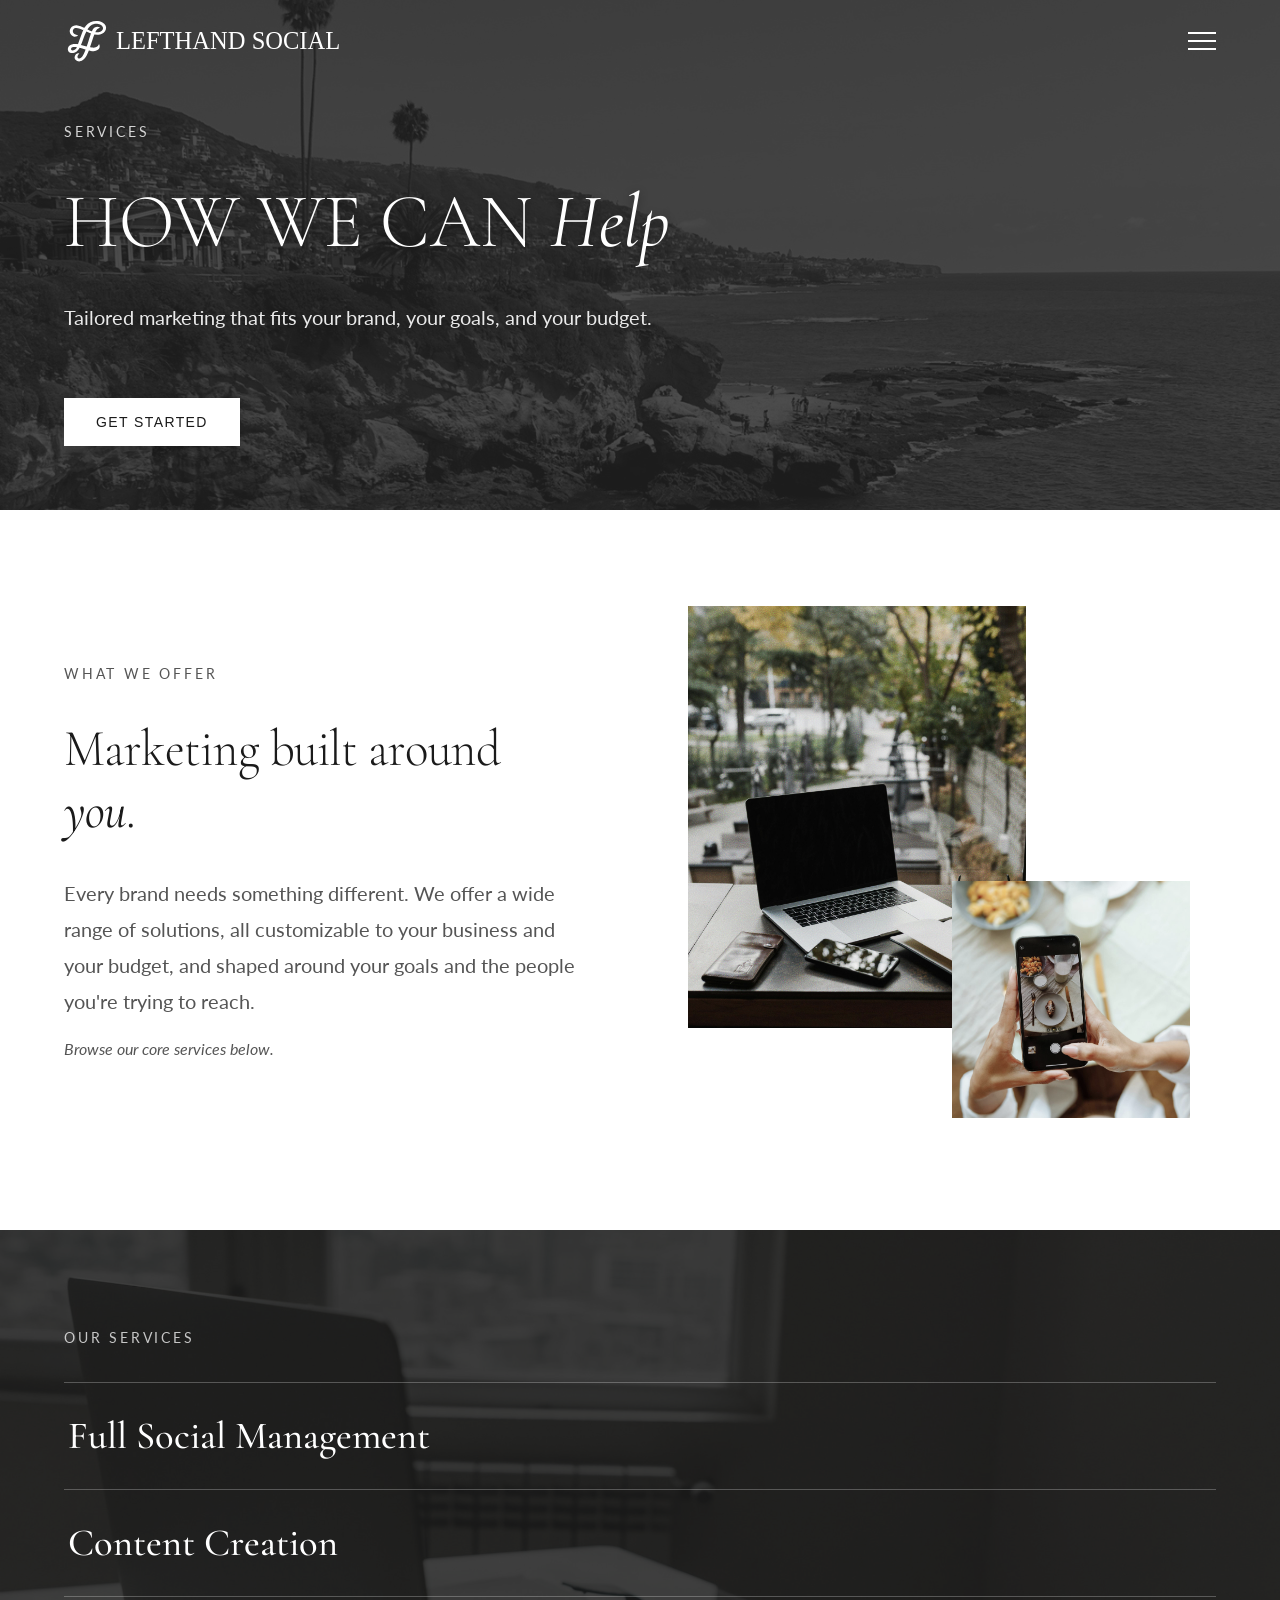
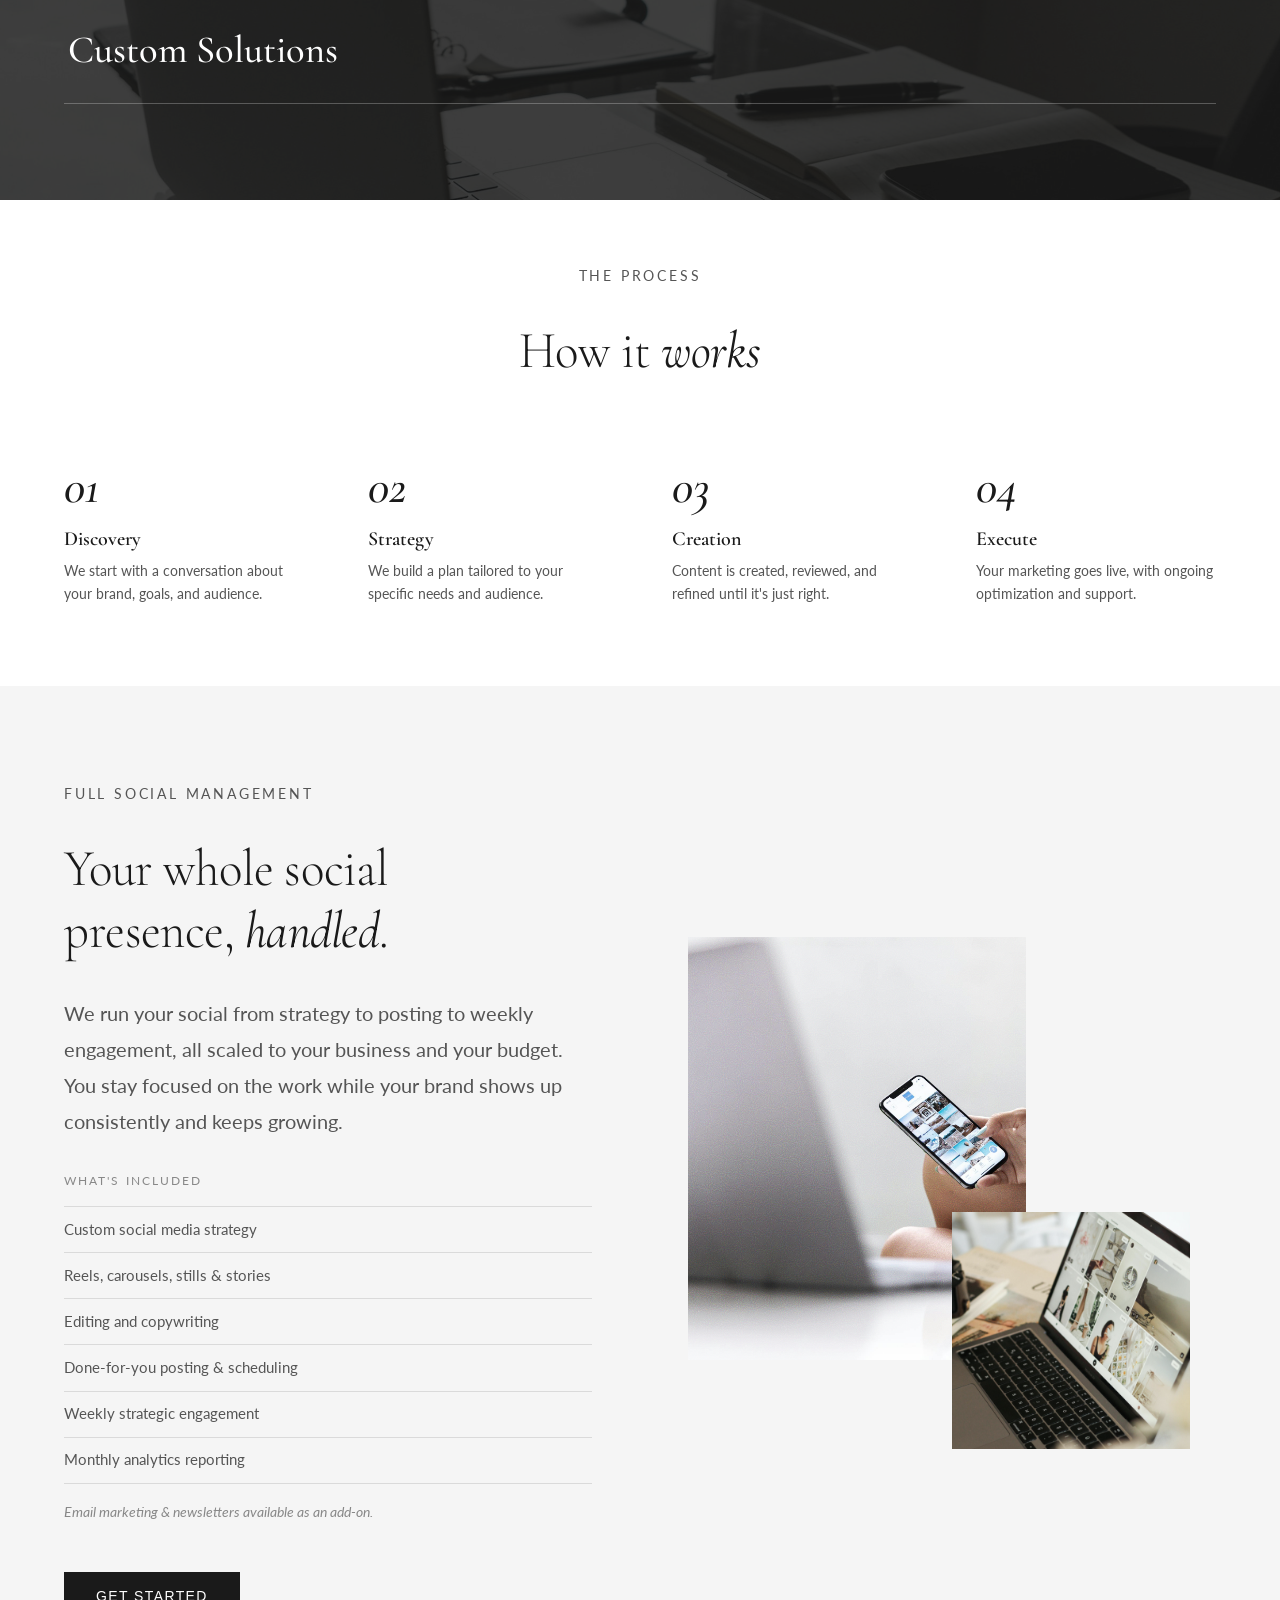
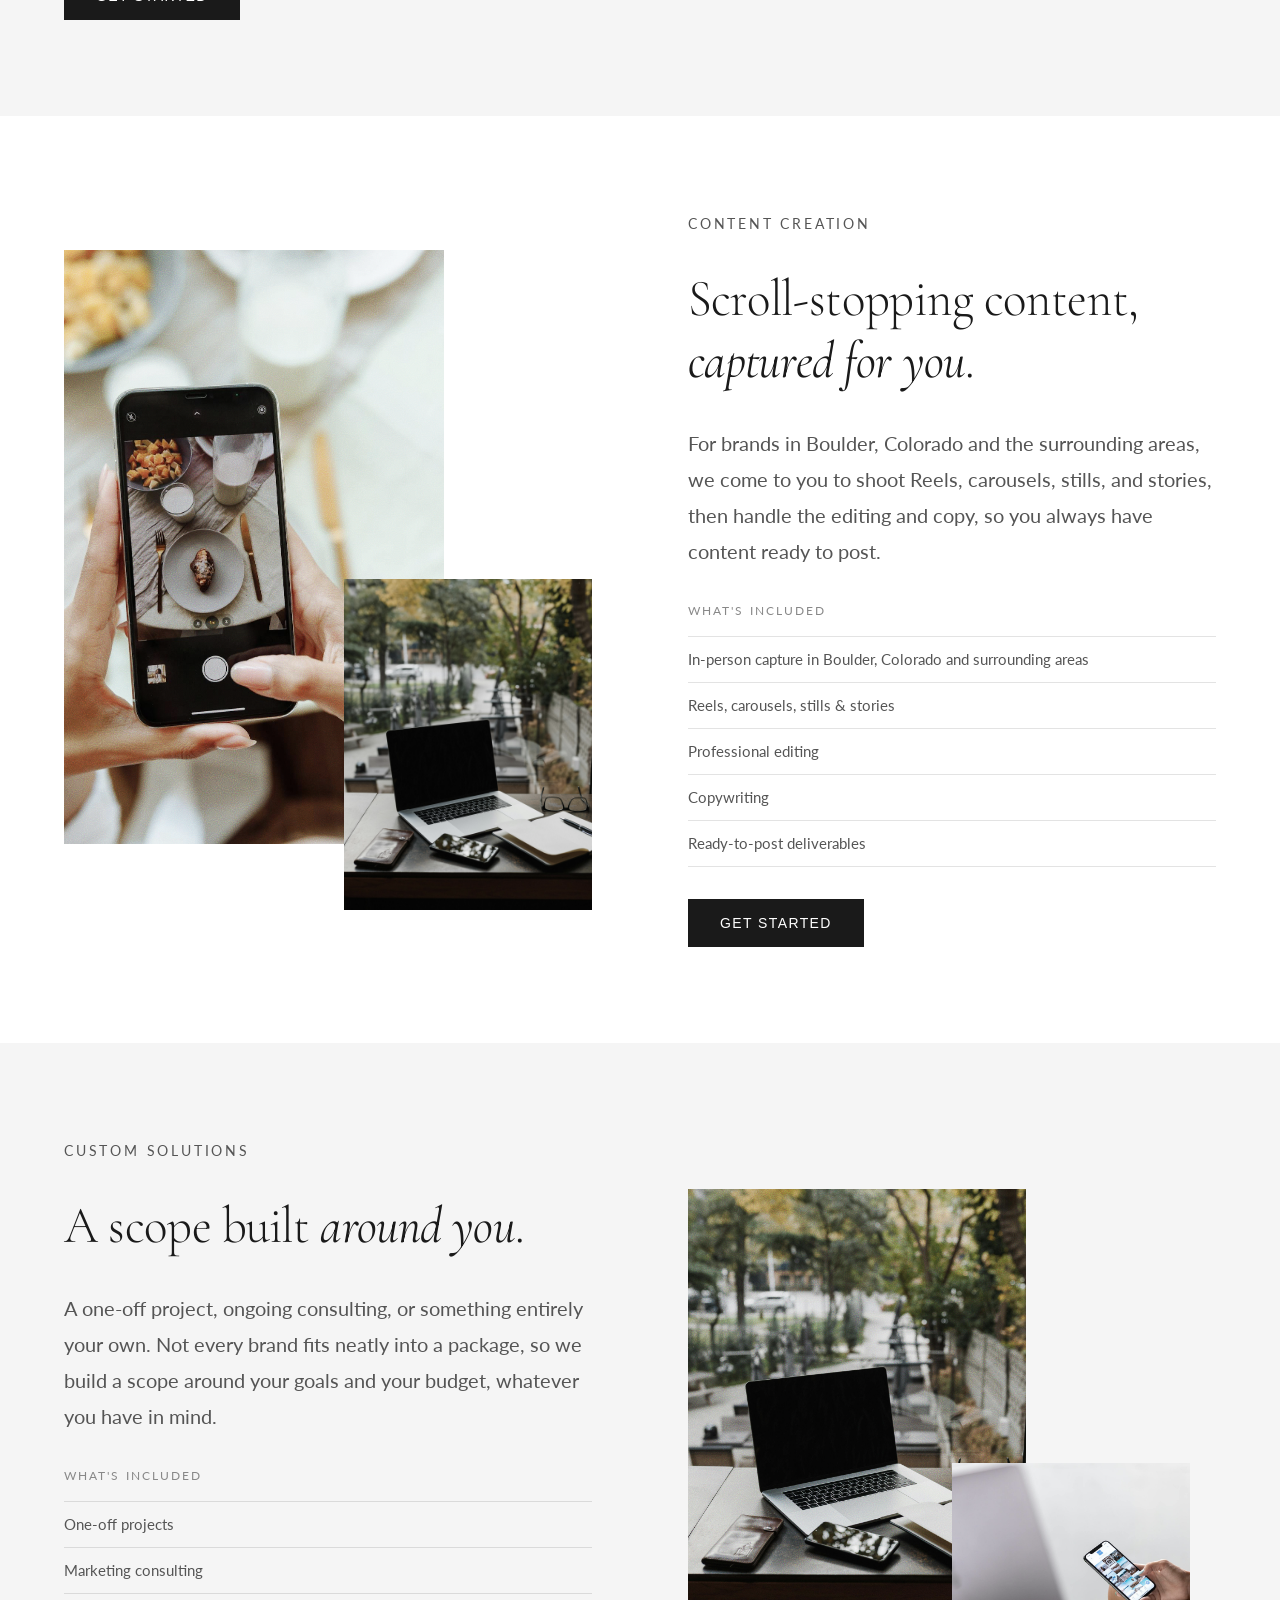
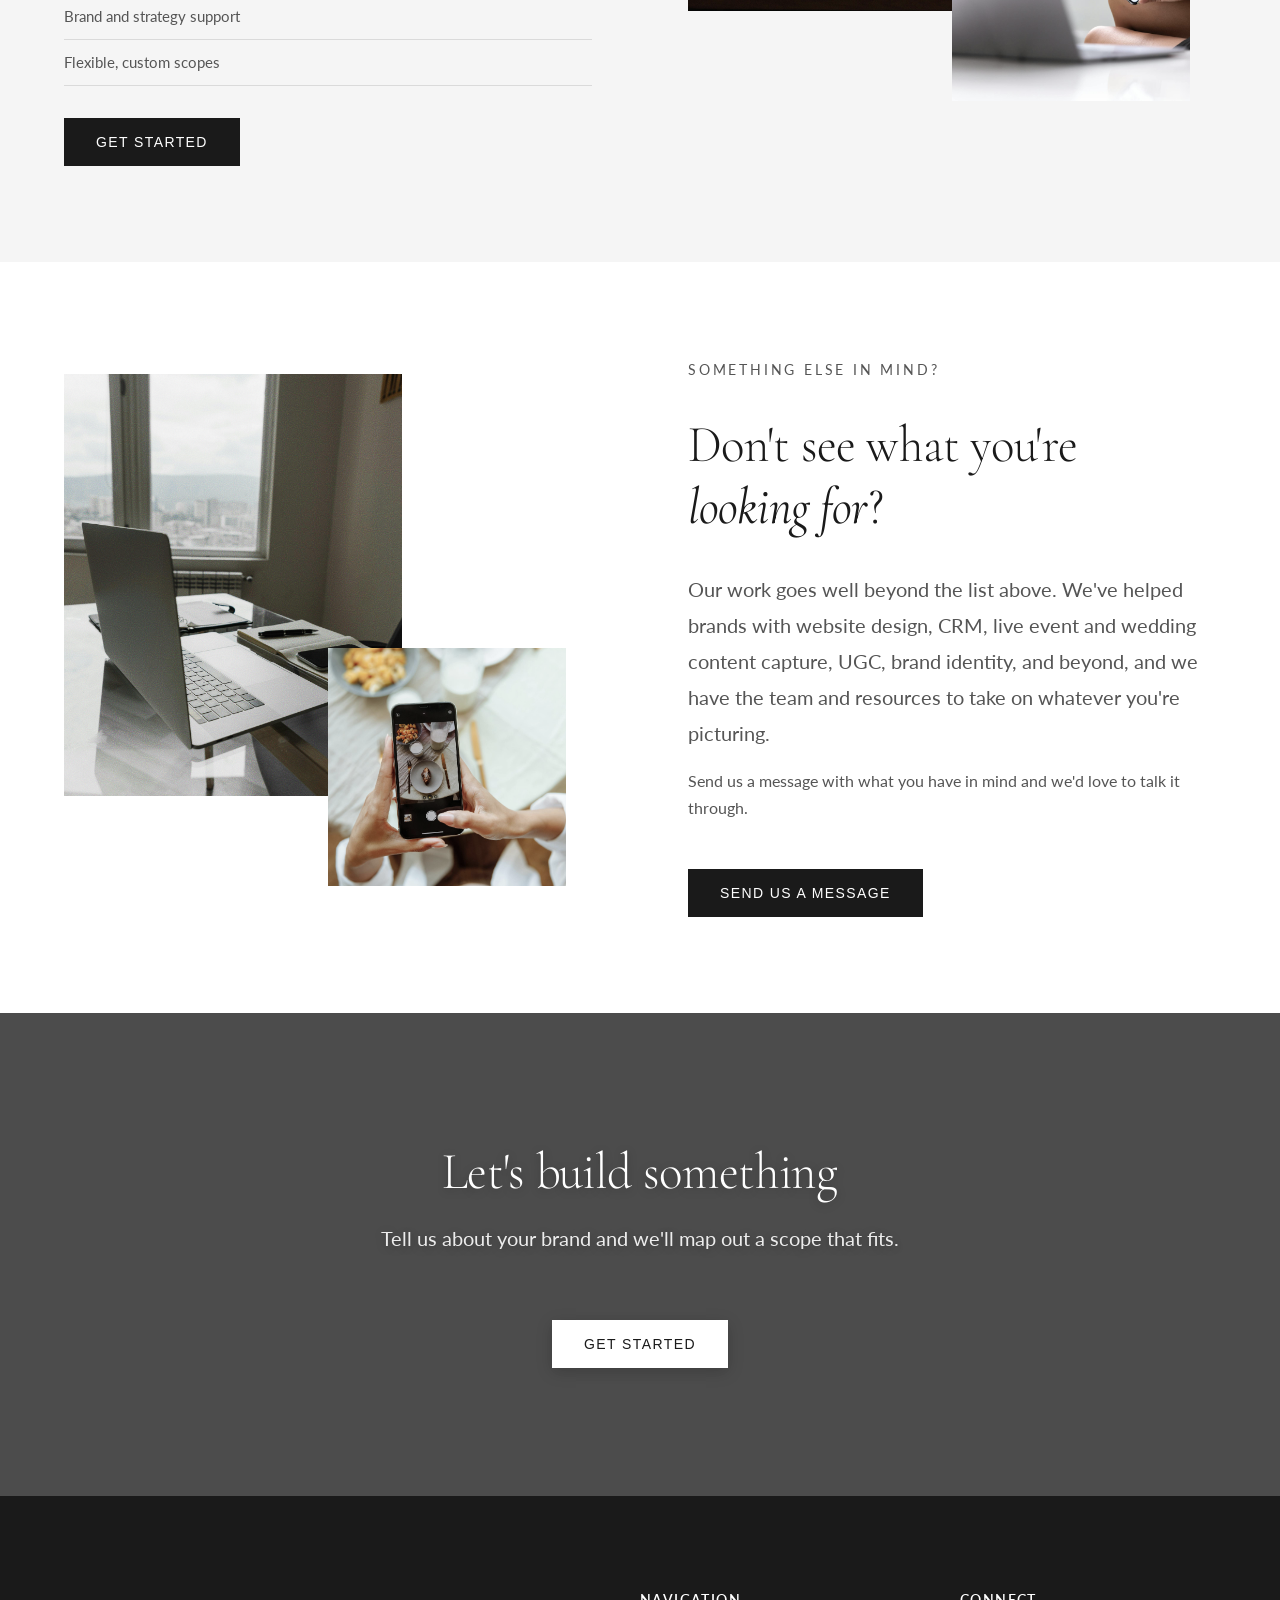
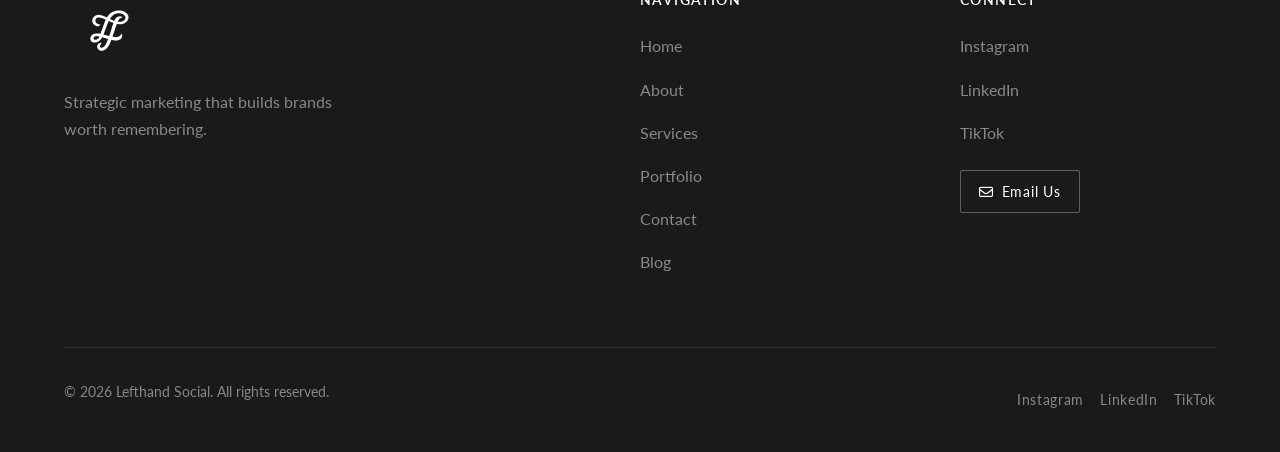
<file: services.html>
<!DOCTYPE html>
<html lang="en">
<head>
  <meta charset="UTF-8">
  <meta name="viewport" content="width=device-width, initial-scale=1.0">
  <meta name="description" content="Marketing services including social media management, email marketing, content strategy, and consulting.">
  <title>Services | Lefthand Social</title>

  <!-- Open Graph / link preview (texts, iMessage, social) -->
  <meta property="og:type" content="website">
  <meta property="og:title" content="Services | Lefthand Social">
  <meta property="og:description" content="Marketing services including social media management, email marketing, content strategy, and consulting.">
  <meta property="og:url" content="https://lefthandsocial.com/services">
  <meta property="og:image" content="https://lefthandsocial.com/images/social-flatlay-og.jpg">
  <meta property="og:image:width" content="1200">
  <meta property="og:image:height" content="630">
  <meta name="twitter:card" content="summary_large_image">
  <meta name="twitter:title" content="Services | Lefthand Social">
  <meta name="twitter:description" content="Marketing services including social media management, email marketing, content strategy, and consulting.">
  <meta name="twitter:image" content="https://lefthandsocial.com/images/social-flatlay-og.jpg">

  <!-- Favicon -->
  <link rel="icon" type="image/png" sizes="32x32" href="images/favicon.png">
  <link rel="icon" type="image/svg+xml" href="images/favicon.svg">
  <link rel="apple-touch-icon" href="images/favicon.png">

  <!-- Fonts -->
  <link rel="preconnect" href="https://fonts.googleapis.com">
  <link rel="preconnect" href="https://fonts.gstatic.com" crossorigin>
  <link href="https://fonts.googleapis.com/css2?family=Cormorant+Garamond:ital,wght@0,300;0,400;0,500;0,600;0,700;1,400;1,500&family=Lato:wght@300;400;700&display=swap" rel="stylesheet">

  <!-- Font Awesome -->
  <link rel="stylesheet" href="https://cdnjs.cloudflare.com/ajax/libs/font-awesome/6.5.1/css/all.min.css">

  <!-- Styles -->
  <link rel="stylesheet" href="css/styles.css">
</head>
<body>
  <!-- Navigation -->
  <nav class="nav">
    <div class="container nav-container">
      <a href="/" class="nav-logo"><img src="images/Lefthand Horiztonal Logo.svg" alt="Lefthand Social"></a>
      <div class="nav-toggle">
        <span></span>
        <span></span>
        <span></span>
      </div>
      <ul class="nav-links">
        <li><a href="/" class="nav-link">Home</a></li>
        <li><a href="/about" class="nav-link">About</a></li>
        <li><a href="/services" class="nav-link active">Services</a></li>
        <li><a href="/portfolio" class="nav-link">Portfolio</a></li>
        <li><a href="/contact" class="nav-link">Contact</a></li>
        <li><a href="/blog" class="nav-link">Blog</a></li>
      </ul>
    </div>
  </nav>

  <!-- Hero Section -->
  <section class="hero hero-video" style="min-height: auto; padding-top: 120px; padding-bottom: var(--spacing-lg);">
    <img class="hero-image-bg" src="images/Hero Background.jpg" alt="">
    <div class="hero-overlay"></div>
    <div class="container">
      <div class="hero-content fade-in">
        <p class="hero-tagline">Services</p>
        <h1 class="caps">How We Can <em>Help</em></h1>
        <p class="hero-description">Tailored marketing that fits your brand, your goals, and your budget.</p>
        <button type="button" class="btn btn-light js-open-inquiry">Get Started</button>
      </div>
    </div>
  </section>

  <!-- Intro / Positioning -->
  <section class="section">
    <div class="container">
      <div class="hook-split fade-in">
        <div class="hook-text">
          <p class="hero-tagline">What We Offer</p>
          <h2>Marketing built around <em>you</em>.</h2>
          <p class="text-large">Every brand needs something different. We offer a wide range of solutions, all customizable to your business and your budget, and shaped around your goals and the people you're trying to reach.</p>
          <p style="font-style: italic;">Browse our core services below.</p>
        </div>
        <div class="overlap-stack">
          <img class="overlap-a" src="images/workspace-wooden-table.jpg" alt="A styled brand workspace">
          <img class="overlap-b" src="images/phone-photo-closeup.jpg" alt="Capturing content on a phone">
        </div>
      </div>
    </div>
  </section>

  <!-- Services Index (jump links, over image) -->
  <section class="section image-feature">
    <div class="image-feature-bg">
      <img src="images/laptop-window-light.jpg" alt="">
    </div>
    <div class="container">
      <p class="hero-tagline fade-in">Our Services</p>
      <nav class="services-jump fade-in">
        <a href="#full-social" class="services-jump-item">
          <span class="services-jump-name">Full Social Management</span>
          <i class="fas fa-arrow-right"></i>
        </a>
        <a href="#content-creation" class="services-jump-item">
          <span class="services-jump-name">Content Creation</span>
          <i class="fas fa-arrow-right"></i>
        </a>
        <a href="#custom-solutions" class="services-jump-item">
          <span class="services-jump-name">Custom Solutions</span>
          <i class="fas fa-arrow-right"></i>
        </a>
      </nav>
    </div>
  </section>

  <!-- How It Works -->
  <section class="section" style="padding-top: var(--spacing-lg); padding-bottom: var(--spacing-lg);">
    <div class="container">
      <div class="text-center mb-lg fade-in">
        <p class="hero-tagline">The Process</p>
        <h2>How it <em>works</em></h2>
      </div>
      <div class="process-grid fade-in">
        <div class="process-step">
          <div class="process-num">01</div>
          <h4>Discovery</h4>
          <p class="text-small">We start with a conversation about your brand, goals, and audience.</p>
        </div>
        <div class="process-step">
          <div class="process-num">02</div>
          <h4>Strategy</h4>
          <p class="text-small">We build a plan tailored to your specific needs and audience.</p>
        </div>
        <div class="process-step">
          <div class="process-num">03</div>
          <h4>Creation</h4>
          <p class="text-small">Content is created, reviewed, and refined until it's just right.</p>
        </div>
        <div class="process-step">
          <div class="process-num">04</div>
          <h4>Execute</h4>
          <p class="text-small">Your marketing goes live, with ongoing optimization and support.</p>
        </div>
      </div>
    </div>
  </section>

  <!-- Service 01: Full Social Management (text left / image right) -->
  <section class="section service-section" id="full-social" style="background-color: var(--color-cream-dark);">
    <div class="container">
      <div class="hook-split fade-in">
        <div class="hook-text">
          <p class="hero-tagline">Full Social Management</p>
          <h2>Your whole social presence, <em>handled</em>.</h2>
          <p class="text-large">We run your social from strategy to posting to weekly engagement, all scaled to your business and your budget. You stay focused on the work while your brand shows up consistently and keeps growing.</p>
          <p class="service-included-label">What's included</p>
          <ul class="service-included">
            <li>Custom social media strategy</li>
            <li>Reels, carousels, stills &amp; stories</li>
            <li>Editing and copywriting</li>
            <li>Done-for-you posting &amp; scheduling</li>
            <li>Weekly strategic engagement</li>
            <li>Monthly analytics reporting</li>
          </ul>
          <p class="service-addon">Email marketing &amp; newsletters available as an add-on.</p>
          <button type="button" class="btn btn-primary mt-md js-open-inquiry">Get Started</button>
        </div>
        <div class="overlap-stack">
          <img class="overlap-a" src="images/phone-app-hands.jpg" alt="Managing a brand's social feed">
          <img class="overlap-b" src="images/laptop-screen-images.jpg" alt="Reviewing content on a laptop">
        </div>
      </div>
    </div>
  </section>

  <!-- Service 02: Content Creation (image left / text right) -->
  <section class="section service-section" id="content-creation">
    <div class="container">
      <div class="hook-split fade-in">
        <div class="overlap-stack overlap-stack-tall">
          <img class="overlap-a" src="images/phone-photo-closeup.jpg" alt="Capturing content on a phone">
          <img class="overlap-b" src="images/workspace-wooden-table.jpg" alt="A styled brand workspace">
        </div>
        <div class="hook-text">
          <p class="hero-tagline">Content Creation</p>
          <h2>Scroll-stopping content, <em>captured for you</em>.</h2>
          <p class="text-large">For brands in Boulder, Colorado and the surrounding areas, we come to you to shoot Reels, carousels, stills, and stories, then handle the editing and copy, so you always have content ready to post.</p>
          <p class="service-included-label">What's included</p>
          <ul class="service-included">
            <li>In-person capture in Boulder, Colorado and surrounding areas</li>
            <li>Reels, carousels, stills &amp; stories</li>
            <li>Professional editing</li>
            <li>Copywriting</li>
            <li>Ready-to-post deliverables</li>
          </ul>
          <button type="button" class="btn btn-primary mt-md js-open-inquiry">Get Started</button>
        </div>
      </div>
    </div>
  </section>

  <!-- Service 03: Custom Solutions (text left / image right) -->
  <section class="section service-section" id="custom-solutions" style="background-color: var(--color-cream-dark);">
    <div class="container">
      <div class="hook-split fade-in">
        <div class="hook-text">
          <p class="hero-tagline">Custom Solutions</p>
          <h2>A scope built <em>around you</em>.</h2>
          <p class="text-large">A one-off project, ongoing consulting, or something entirely your own. Not every brand fits neatly into a package, so we build a scope around your goals and your budget, whatever you have in mind.</p>
          <p class="service-included-label">What's included</p>
          <ul class="service-included">
            <li>One-off projects</li>
            <li>Marketing consulting</li>
            <li>Brand and strategy support</li>
            <li>Flexible, custom scopes</li>
          </ul>
          <button type="button" class="btn btn-primary mt-md js-open-inquiry">Get Started</button>
        </div>
        <div class="overlap-stack">
          <img class="overlap-a" src="images/workspace-wooden-table.jpg" alt="A styled brand workspace">
          <img class="overlap-b" src="images/phone-app-hands.jpg" alt="Browsing a brand on a phone">
        </div>
      </div>
    </div>
  </section>

  <!-- Don't see it -->
  <section class="section">
    <div class="container">
      <div class="hook-split fade-in">
        <div class="overlap-stack">
          <img class="overlap-a" src="images/laptop-window-light.jpg" alt="A bright, minimal workspace by a window">
          <img class="overlap-b" src="images/phone-photo-closeup.jpg" alt="Capturing content on a phone">
        </div>
        <div class="hook-text">
          <p class="hero-tagline">Something Else in Mind?</p>
          <h2>Don't see what you're <em>looking for</em>?</h2>
          <p class="text-large">Our work goes well beyond the list above. We've helped brands with website design, CRM, live event and wedding content capture, UGC, brand identity, and beyond, and we have the team and resources to take on whatever you're picturing.</p>
          <p>Send us a message with what you have in mind and we'd love to talk it through.</p>
          <button type="button" class="btn btn-primary mt-md js-open-inquiry">Send Us a Message</button>
        </div>
      </div>
    </div>
  </section>

  <!-- CTA -->
  <section class="section-large cta-video">
    <div class="cta-overlay"></div>
    <div class="container text-center fade-in">
      <h2>Let's build something</h2>
      <p class="text-large mb-lg">Tell us about your brand and we'll map out a scope that fits.</p>
      <button type="button" class="btn btn-light js-open-inquiry">Get Started</button>
    </div>
  </section>

  <!-- Footer -->
  <footer class="footer">
    <div class="container">
      <div class="footer-grid">
        <div>
          <div class="footer-logo"><img src="images/logo-white.svg" alt="Lefthand Social"></div>
          <p class="footer-description">Strategic marketing that builds brands worth remembering.</p>
        </div>
        <div>
          <h4>Navigation</h4>
          <ul class="footer-links">
            <li><a href="/">Home</a></li>
            <li><a href="/about">About</a></li>
            <li><a href="/services">Services</a></li>
            <li><a href="/portfolio">Portfolio</a></li>
            <li><a href="/contact">Contact</a></li>
            <li><a href="/blog">Blog</a></li>
          </ul>
        </div>
        <div>
          <h4>Connect</h4>
          <ul class="footer-links">
            <li><a href="https://instagram.com/lefthandsocial" target="_blank">Instagram</a></li>
            <li><a href="https://www.linkedin.com/company/lefthand-social/" target="_blank">LinkedIn</a></li>
            <li><a href="https://tiktok.com/@lefthandsocial" target="_blank">TikTok</a></li>
          </ul>
          <a href="mailto:hello@lefthandsocial.com" class="footer-email-btn"><i class="fa-regular fa-envelope"></i> Email Us</a>
        </div>
      </div>
      <div class="footer-bottom">
        <p class="footer-copyright">&copy; 2026 Lefthand Social. All rights reserved.</p>
        <div class="footer-social">
          <a href="https://instagram.com/lefthandsocial" target="_blank">Instagram</a>
          <a href="https://www.linkedin.com/company/lefthand-social/" target="_blank">LinkedIn</a>
          <a href="https://tiktok.com/@lefthandsocial" target="_blank">TikTok</a>
        </div>
      </div>
    </div>
  </footer>

  <!-- Inquiry Form Modal -->
  <div class="case-modal" id="inquiry-modal">
    <div class="case-modal-content case-modal-content--narrow">
      <button class="case-modal-close" data-close>&times;</button>
      <div class="case-modal-body">
        <p class="hero-tagline">Get Started</p>
        <h2>Tell us about your <em>brand</em></h2>
        <p class="mb-md">Share a few details and we'll be in touch within 24 to 48 hours with next steps.</p>

        <!-- FormSubmit (free, no account). Submissions go to hello@lefthandsocial.com. -->
        <form action="https://formsubmit.co/hello@lefthandsocial.com" method="POST">
          <!-- FormSubmit settings -->
          <input type="hidden" name="_subject" value="New service inquiry — Lefthand Social">
          <input type="hidden" name="_template" value="table">
          <input type="hidden" name="_captcha" value="false">
          <input type="hidden" name="_next" value="https://lefthandsocial.com/thank-you">
          <!-- Honeypot spam trap (leave empty) -->
          <input type="text" name="_honey" style="display:none">

          <div class="form-row">
            <div class="form-group">
              <label for="name" class="form-label">Name <span aria-hidden="true" style="color: var(--color-accent);">*</span></label>
              <input type="text" id="name" name="name" class="form-input" required>
            </div>
            <div class="form-group">
              <label for="email" class="form-label">Email <span aria-hidden="true" style="color: var(--color-accent);">*</span></label>
              <input type="email" id="email" name="email" class="form-input" required>
            </div>
          </div>

          <div class="form-group">
            <label for="business" class="form-label">Business Name</label>
            <input type="text" id="business" name="business" class="form-input">
          </div>

          <div class="form-group">
            <label for="service" class="form-label">Service of interest</label>
            <select id="service" name="service" class="form-select">
              <option value="" disabled selected>Select one</option>
              <option>Full Social Management</option>
              <option>Content Creation</option>
              <option>Email Marketing</option>
              <option>Custom / Not sure yet</option>
            </select>
          </div>

          <div class="form-group">
            <label for="message" class="form-label">Tell us about your brand and goals <span aria-hidden="true" style="color: var(--color-accent);">*</span></label>
            <textarea id="message" name="message" class="form-textarea" required></textarea>
          </div>

          <button type="submit" class="btn btn-primary">Send Inquiry</button>
        </form>
      </div>
    </div>
  </div>

  <script src="js/main.js"></script>
  <script src="js/services.js"></script>
</body>
</html>
</file>
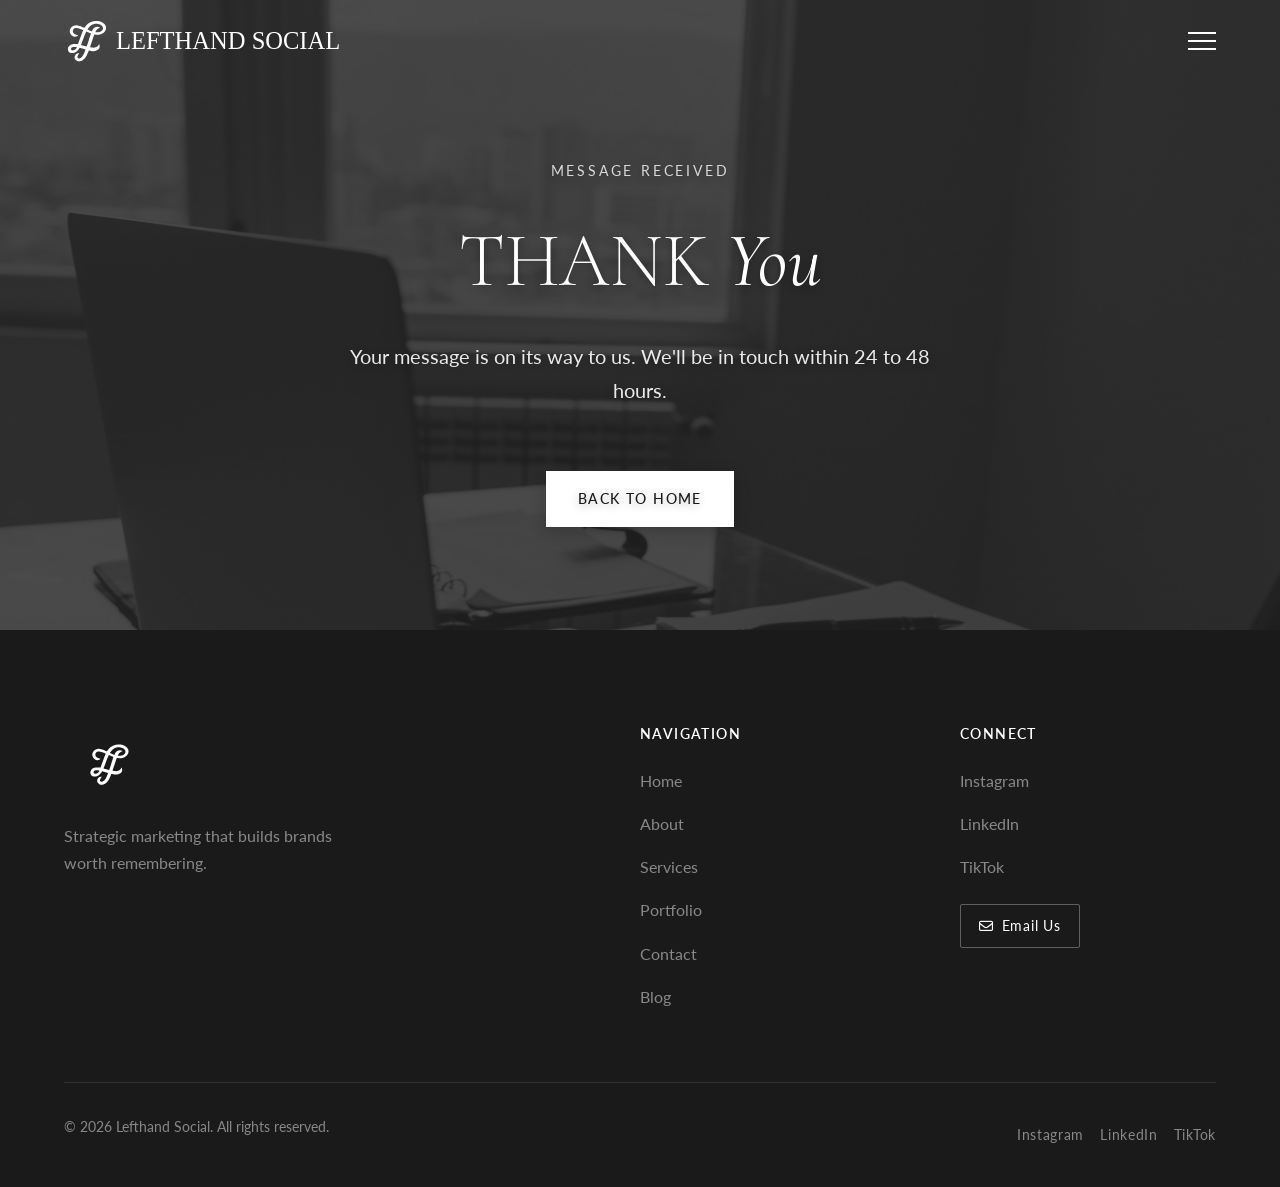
<file: thank-you.html>
<!DOCTYPE html>
<html lang="en">
<head>
  <meta charset="UTF-8">
  <meta name="viewport" content="width=device-width, initial-scale=1.0">
  <meta name="robots" content="noindex">
  <meta name="description" content="Thanks for reaching out to Lefthand Social. We'll be in touch shortly.">
  <title>Thank You | Lefthand Social</title>

  <!-- Open Graph / link preview (texts, iMessage, social) -->
  <meta property="og:type" content="website">
  <meta property="og:title" content="Thank You | Lefthand Social">
  <meta property="og:description" content="Thanks for reaching out to Lefthand Social. We'll be in touch shortly.">
  <meta property="og:url" content="https://lefthandsocial.com/thank-you">
  <meta property="og:image" content="https://lefthandsocial.com/images/social-flatlay-og.jpg">
  <meta property="og:image:width" content="1200">
  <meta property="og:image:height" content="630">
  <meta name="twitter:card" content="summary_large_image">
  <meta name="twitter:title" content="Thank You | Lefthand Social">
  <meta name="twitter:description" content="Thanks for reaching out to Lefthand Social. We'll be in touch shortly.">
  <meta name="twitter:image" content="https://lefthandsocial.com/images/social-flatlay-og.jpg">

  <!-- Favicon -->
  <link rel="icon" type="image/png" sizes="32x32" href="images/favicon.png">
  <link rel="icon" type="image/svg+xml" href="images/favicon.svg">
  <link rel="apple-touch-icon" href="images/favicon.png">

  <!-- Fonts -->
  <link rel="preconnect" href="https://fonts.googleapis.com">
  <link rel="preconnect" href="https://fonts.gstatic.com" crossorigin>
  <link href="https://fonts.googleapis.com/css2?family=Cormorant+Garamond:ital,wght@0,300;0,400;0,500;0,600;0,700;1,400;1,500&family=Lato:wght@300;400;700&display=swap" rel="stylesheet">

  <!-- Font Awesome -->
  <link rel="stylesheet" href="https://cdnjs.cloudflare.com/ajax/libs/font-awesome/6.5.1/css/all.min.css">

  <!-- Styles -->
  <link rel="stylesheet" href="css/styles.css">
</head>
<body>
  <!-- Navigation -->
  <nav class="nav">
    <div class="container nav-container">
      <a href="/" class="nav-logo"><img src="images/Lefthand Horiztonal Logo.svg" alt="Lefthand Social"></a>
      <div class="nav-toggle">
        <span></span>
        <span></span>
        <span></span>
      </div>
      <ul class="nav-links">
        <li><a href="/" class="nav-link">Home</a></li>
        <li><a href="/about" class="nav-link">About</a></li>
        <li><a href="/services" class="nav-link">Services</a></li>
        <li><a href="/portfolio" class="nav-link">Portfolio</a></li>
        <li><a href="/contact" class="nav-link">Contact</a></li>
        <li><a href="/blog" class="nav-link">Blog</a></li>
      </ul>
    </div>
  </nav>

  <!-- Hero Section -->
  <section class="hero hero-video" style="min-height: 70vh; display: flex; align-items: center; padding-top: 120px; padding-bottom: var(--spacing-lg);">
    <img class="hero-image-bg" src="images/laptop-window-light.jpg" alt="">
    <div class="hero-overlay"></div>
    <div class="container">
      <div class="hero-content fade-in text-center" style="margin: 0 auto;">
        <p class="hero-tagline">Message Received</p>
        <h1 class="caps">Thank <em>You</em></h1>
        <p class="hero-description" style="margin-left: auto; margin-right: auto;">Your message is on its way to us. We'll be in touch within 24 to 48 hours.</p>
        <a href="/" class="btn btn-light">Back to Home</a>
      </div>
    </div>
  </section>

  <!-- Footer -->
  <footer class="footer">
    <div class="container">
      <div class="footer-grid">
        <div>
          <div class="footer-logo"><img src="images/logo-white.svg" alt="Lefthand Social"></div>
          <p class="footer-description">Strategic marketing that builds brands worth remembering.</p>
        </div>
        <div>
          <h4>Navigation</h4>
          <ul class="footer-links">
            <li><a href="/">Home</a></li>
            <li><a href="/about">About</a></li>
            <li><a href="/services">Services</a></li>
            <li><a href="/portfolio">Portfolio</a></li>
            <li><a href="/contact">Contact</a></li>
            <li><a href="/blog">Blog</a></li>
          </ul>
        </div>
        <div>
          <h4>Connect</h4>
          <ul class="footer-links">
            <li><a href="https://instagram.com/lefthandsocial" target="_blank">Instagram</a></li>
            <li><a href="https://www.linkedin.com/company/lefthand-social/" target="_blank">LinkedIn</a></li>
            <li><a href="https://tiktok.com/@lefthandsocial" target="_blank">TikTok</a></li>
          </ul>
          <a href="mailto:hello@lefthandsocial.com" class="footer-email-btn"><i class="fa-regular fa-envelope"></i> Email Us</a>
        </div>
      </div>
      <div class="footer-bottom">
        <p class="footer-copyright">&copy; 2026 Lefthand Social. All rights reserved.</p>
        <div class="footer-social">
          <a href="https://instagram.com/lefthandsocial" target="_blank">Instagram</a>
          <a href="https://www.linkedin.com/company/lefthand-social/" target="_blank">LinkedIn</a>
          <a href="https://tiktok.com/@lefthandsocial" target="_blank">TikTok</a>
        </div>
      </div>
    </div>
  </footer>

  <script src="js/main.js"></script>
</body>
</html>
</file>
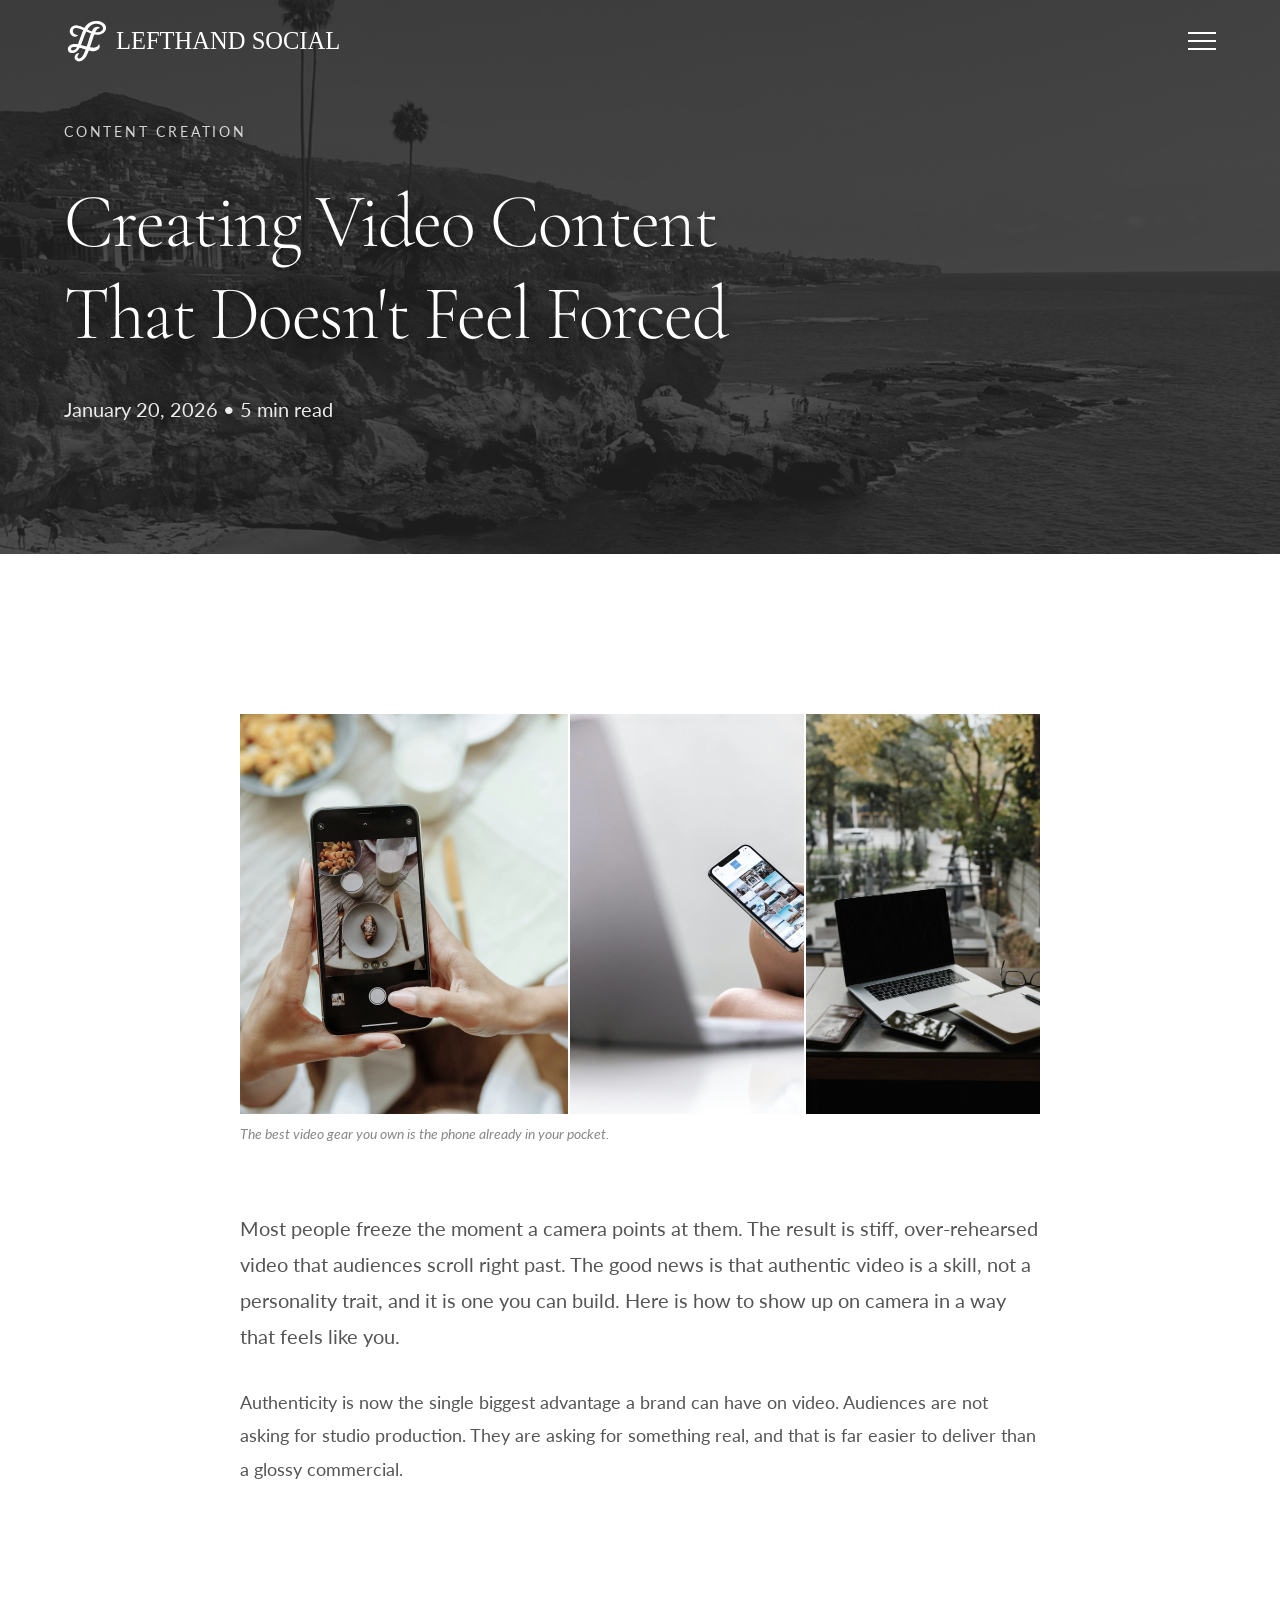
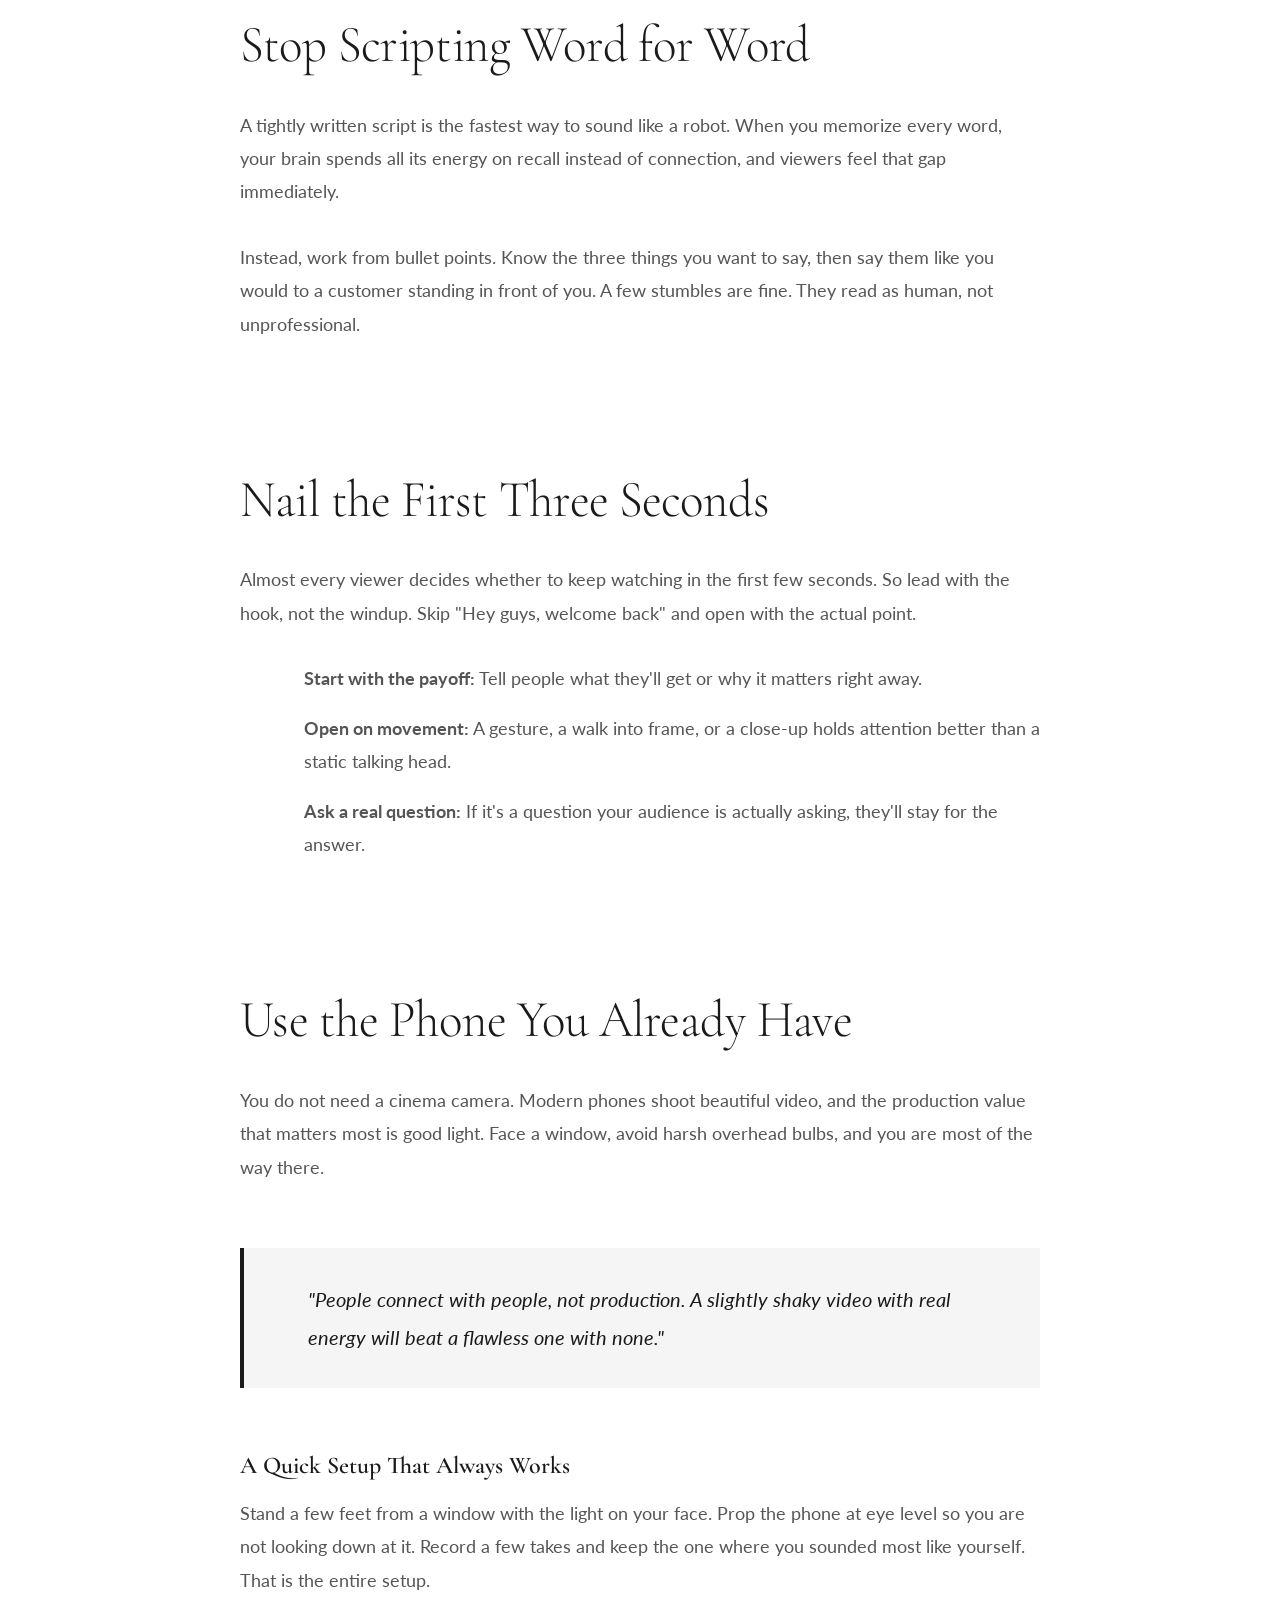
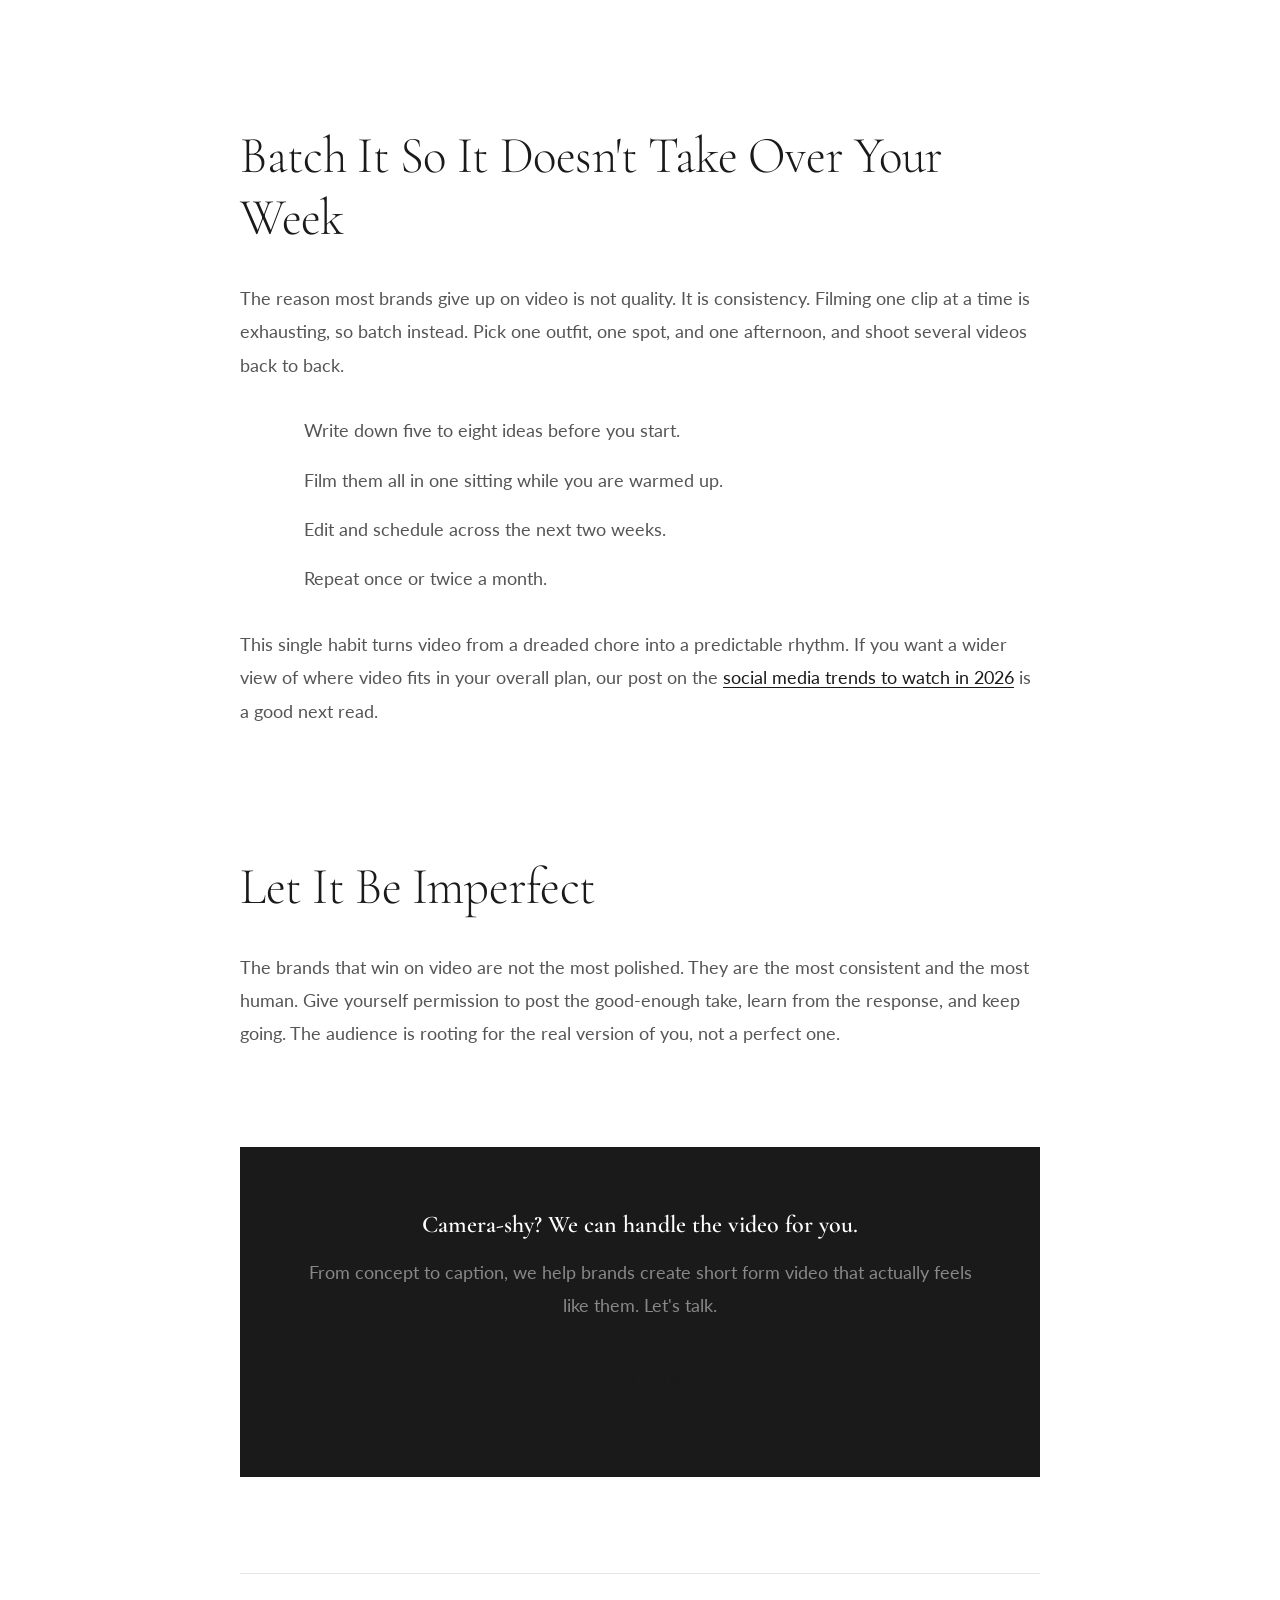
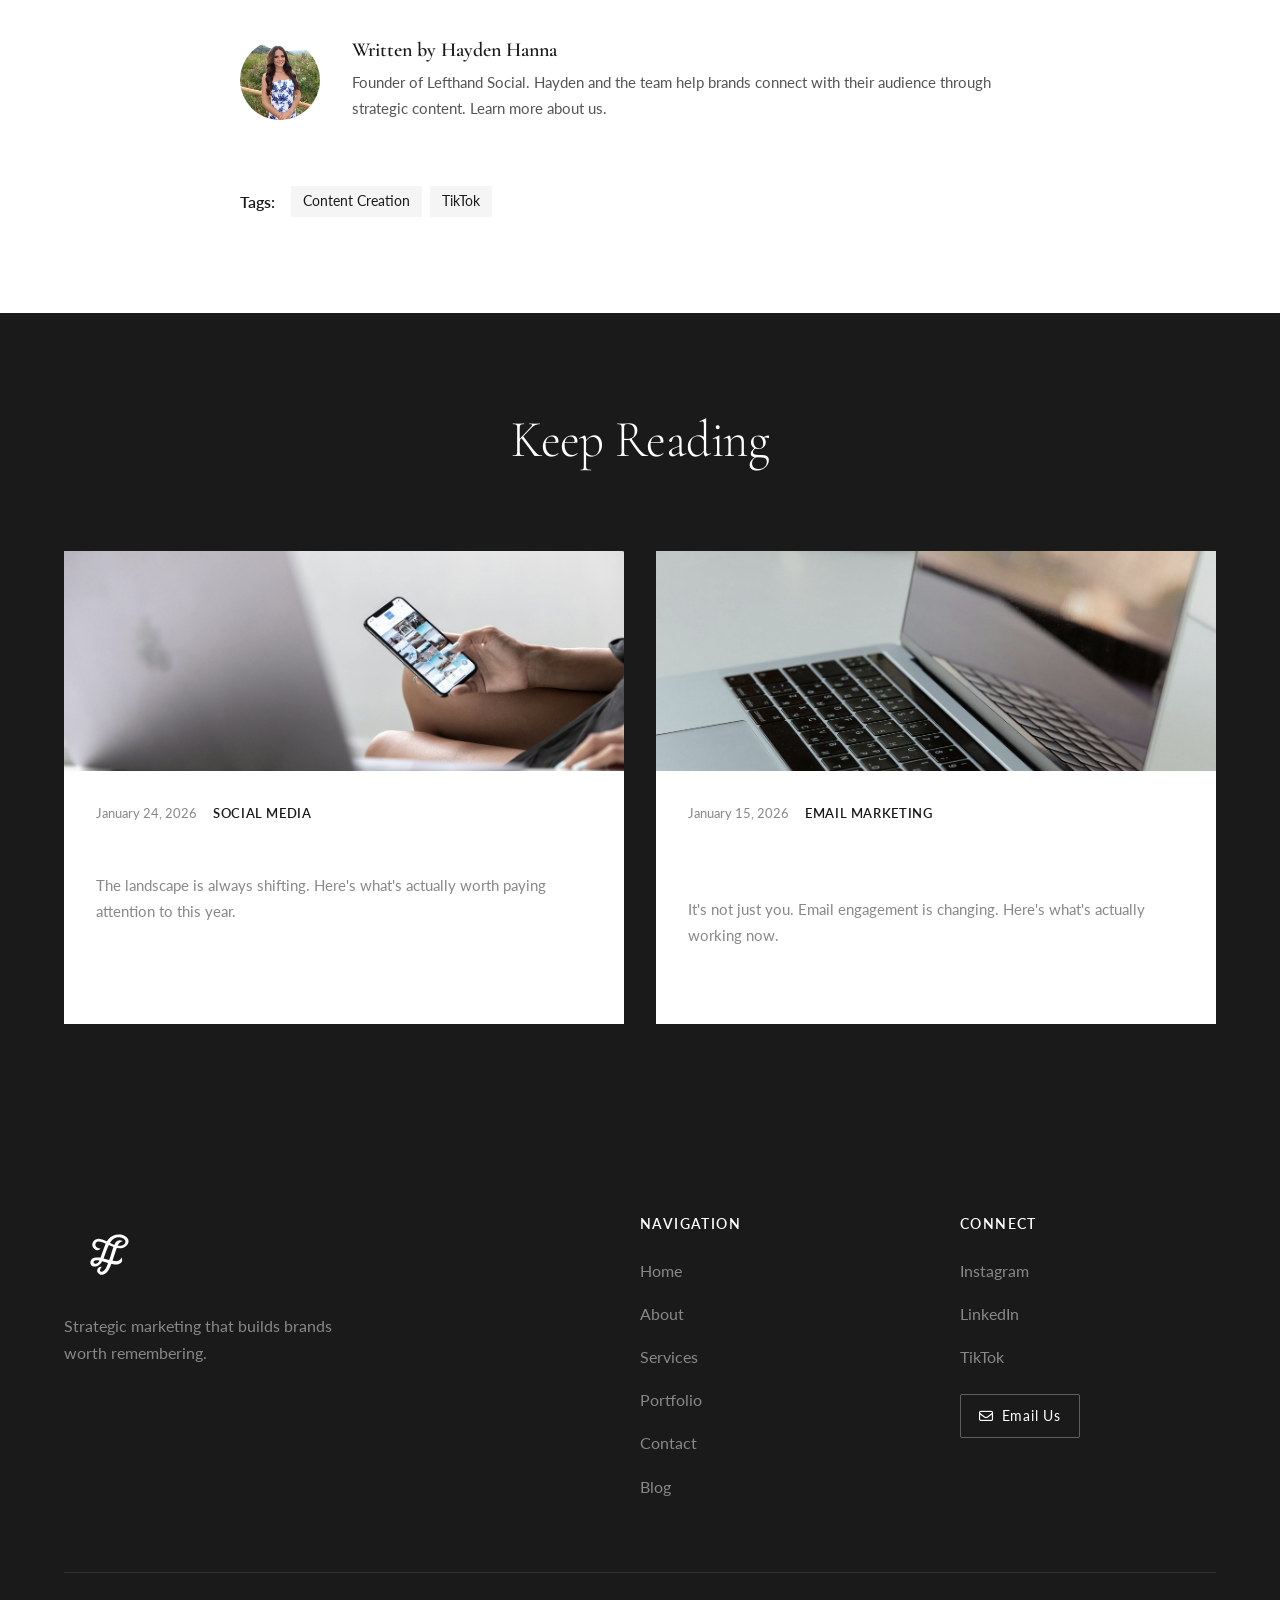
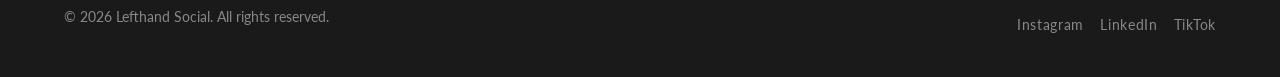
<file: blog/authentic-video-content.html>
<!DOCTYPE html>
<html lang="en">
<head>
  <meta charset="UTF-8">
  <meta name="viewport" content="width=device-width, initial-scale=1.0">

  <!-- SEO Meta Tags -->
  <title>Creating Video Content That Doesn't Feel Forced | Lefthand Social</title>
  <meta name="description" content="How to make authentic short form video for Reels and TikTok without feeling awkward on camera. Practical tips for brands that want video that actually connects.">
  <meta name="keywords" content="authentic video content, short form video, TikTok for business, Instagram Reels, video marketing, content creation, on camera tips">
  <meta name="author" content="Hayden Hanna">

  <!-- Open Graph / Facebook -->
  <meta property="og:type" content="article">
  <meta property="og:title" content="Creating Video Content That Doesn't Feel Forced">
  <meta property="og:description" content="How to make authentic short form video without feeling awkward on camera. Practical tips for brands.">
  <meta property="og:image" content="https://lefthandsocial.com/images/phone-photo-closeup.jpg">
  <meta property="og:url" content="https://lefthandsocial.com/blog/authentic-video-content.html">
  <meta property="og:site_name" content="Lefthand Social">

  <!-- Twitter Card -->
  <meta name="twitter:card" content="summary_large_image">
  <meta name="twitter:title" content="Creating Video Content That Doesn't Feel Forced">
  <meta name="twitter:description" content="How to make authentic short form video without feeling awkward on camera.">
  <meta name="twitter:image" content="https://lefthandsocial.com/images/phone-photo-closeup.jpg">

  <!-- Canonical URL -->
  <link rel="canonical" href="https://lefthandsocial.com/blog/authentic-video-content.html">

  <!-- Favicon -->
  <link rel="icon" type="image/png" sizes="32x32" href="../images/favicon.png">
  <link rel="icon" type="image/svg+xml" href="../images/favicon.svg">
  <link rel="apple-touch-icon" href="../images/favicon.png">

  <!-- Fonts -->
  <link rel="preconnect" href="https://fonts.googleapis.com">
  <link rel="preconnect" href="https://fonts.gstatic.com" crossorigin>
  <link href="https://fonts.googleapis.com/css2?family=Cormorant+Garamond:ital,wght@0,300;0,400;0,500;0,600;0,700;1,400;1,500&family=Lato:wght@300;400;700&display=swap" rel="stylesheet">

  <!-- Font Awesome -->
  <link rel="stylesheet" href="https://cdnjs.cloudflare.com/ajax/libs/font-awesome/6.5.1/css/all.min.css">

  <!-- Styles -->
  <link rel="stylesheet" href="../css/styles.css">

  <!-- Structured Data for SEO (JSON-LD) -->
  <script type="application/ld+json">
  {
    "@context": "https://schema.org",
    "@type": "BlogPosting",
    "headline": "Creating Video Content That Doesn't Feel Forced",
    "description": "How to make authentic short form video without feeling awkward on camera.",
    "image": "https://lefthandsocial.com/images/phone-photo-closeup.jpg",
    "author": {
      "@type": "Person",
      "name": "Hayden Hanna",
      "url": "https://lefthandsocial.com/about.html"
    },
    "publisher": {
      "@type": "Organization",
      "name": "Lefthand Social",
      "logo": {
        "@type": "ImageObject",
        "url": "https://lefthandsocial.com/images/logo.svg"
      }
    },
    "datePublished": "2026-01-20",
    "dateModified": "2026-01-20",
    "mainEntityOfPage": {
      "@type": "WebPage",
      "@id": "https://lefthandsocial.com/blog/authentic-video-content.html"
    }
  }
  </script>
</head>
<body>
  <!-- Navigation -->
  <nav class="nav">
    <div class="container nav-container">
      <a href="/" class="nav-logo"><img src="../images/Lefthand Horiztonal Logo.svg" alt="Lefthand Social"></a>
      <div class="nav-toggle">
        <span></span>
        <span></span>
        <span></span>
      </div>
      <ul class="nav-links">
        <li><a href="/" class="nav-link">Home</a></li>
        <li><a href="/about" class="nav-link">About</a></li>
        <li><a href="/services" class="nav-link">Services</a></li>
        <li><a href="/portfolio" class="nav-link">Portfolio</a></li>
        <li><a href="/contact" class="nav-link">Contact</a></li>
        <li><a href="/blog" class="nav-link active">Blog</a></li>
      </ul>
    </div>
  </nav>

  <!-- Blog Post Hero -->
  <section class="hero hero-video" style="min-height: auto; padding-top: 120px; padding-bottom: var(--spacing-lg);">
    <img class="hero-image-bg" src="../images/Hero Background.jpg" alt="">
    <div class="hero-overlay"></div>
    <div class="container">
      <div class="hero-content fade-in">
        <p class="hero-tagline">Content Creation</p>
        <h1>Creating Video Content That Doesn't Feel Forced</h1>
        <p class="hero-description">January 20, 2026 &bull; 5 min read</p>
      </div>
    </div>
  </section>

  <!-- Blog Post Content -->
  <article class="section blog-post">
    <div class="container">
      <div class="blog-post-container fade-in">

        <!-- Featured Cover (composite) -->
        <figure class="blog-post-image blog-post-cover">
          <div class="blog-cover">
            <img src="../images/phone-photo-closeup.jpg" alt="Close-up of hands holding a phone while filming content">
            <img src="../images/phone-app-hands.jpg" alt="A person using a social media app on their phone">
            <img src="../images/workspace-wooden-table.jpg" alt="A warm, styled workspace on a wooden table">
          </div>
          <figcaption>The best video gear you own is the phone already in your pocket.</figcaption>
        </figure>

        <!-- Post Content -->
        <div class="blog-post-content">

          <p class="text-large">Most people freeze the moment a camera points at them. The result is stiff, over-rehearsed video that audiences scroll right past. The good news is that authentic video is a skill, not a personality trait, and it is one you can build. Here is how to show up on camera in a way that feels like you.</p>

          <p>Authenticity is now the single biggest advantage a brand can have on video. Audiences are not asking for studio production. They are asking for something real, and that is far easier to deliver than a glossy commercial.</p>

          <h2>Stop Scripting Word for Word</h2>

          <p>A tightly written script is the fastest way to sound like a robot. When you memorize every word, your brain spends all its energy on recall instead of connection, and viewers feel that gap immediately.</p>

          <p>Instead, work from bullet points. Know the three things you want to say, then say them like you would to a customer standing in front of you. A few stumbles are fine. They read as human, not unprofessional.</p>

          <h2>Nail the First Three Seconds</h2>

          <p>Almost every viewer decides whether to keep watching in the first few seconds. So lead with the hook, not the windup. Skip "Hey guys, welcome back" and open with the actual point.</p>

          <ul>
            <li><strong>Start with the payoff:</strong> Tell people what they'll get or why it matters right away.</li>
            <li><strong>Open on movement:</strong> A gesture, a walk into frame, or a close-up holds attention better than a static talking head.</li>
            <li><strong>Ask a real question:</strong> If it's a question your audience is actually asking, they'll stay for the answer.</li>
          </ul>

          <h2>Use the Phone You Already Have</h2>

          <p>You do not need a cinema camera. Modern phones shoot beautiful video, and the production value that matters most is good light. Face a window, avoid harsh overhead bulbs, and you are most of the way there.</p>

          <blockquote>
            <p>"People connect with people, not production. A slightly shaky video with real energy will beat a flawless one with none."</p>
          </blockquote>

          <h3>A Quick Setup That Always Works</h3>

          <p>Stand a few feet from a window with the light on your face. Prop the phone at eye level so you are not looking down at it. Record a few takes and keep the one where you sounded most like yourself. That is the entire setup.</p>

          <h2>Batch It So It Doesn't Take Over Your Week</h2>

          <p>The reason most brands give up on video is not quality. It is consistency. Filming one clip at a time is exhausting, so batch instead. Pick one outfit, one spot, and one afternoon, and shoot several videos back to back.</p>

          <ol>
            <li>Write down five to eight ideas before you start.</li>
            <li>Film them all in one sitting while you are warmed up.</li>
            <li>Edit and schedule across the next two weeks.</li>
            <li>Repeat once or twice a month.</li>
          </ol>

          <p>This single habit turns video from a dreaded chore into a predictable rhythm. If you want a wider view of where video fits in your overall plan, our post on the <a href="/blog/social-media-trends-2026">social media trends to watch in 2026</a> is a good next read.</p>

          <h2>Let It Be Imperfect</h2>

          <p>The brands that win on video are not the most polished. They are the most consistent and the most human. Give yourself permission to post the good-enough take, learn from the response, and keep going. The audience is rooting for the real version of you, not a perfect one.</p>

          <!-- Call to Action -->
          <div class="blog-post-cta">
            <h3>Camera-shy? We can handle the video for you.</h3>
            <p>From concept to caption, we help brands create short form video that actually feels like them. Let's talk.</p>
            <a href="/contact" class="btn btn-primary">Get in Touch</a>
          </div>

        </div>

        <!-- Author Bio -->
        <div class="blog-post-author">
          <a href="/about" class="blog-post-author-avatar"><img src="../images/Vertical Headshot.jpg" alt="Hayden Hanna"></a>
          <div>
            <h4>Written by <a href="/about">Hayden Hanna</a></h4>
            <p>Founder of Lefthand Social. Hayden and the team help brands connect with their audience through strategic content. <a href="/about">Learn more about us</a>.</p>
          </div>
        </div>

        <!-- Tags -->
        <div class="blog-post-tags">
          <span>Tags:</span>
          <a href="/blog?tag=content-creation">Content Creation</a>
          <a href="/blog?tag=tiktok">TikTok</a>
        </div>

      </div>
    </div>
  </article>

  <!-- Related Posts -->
  <section class="section section-dark">
    <div class="container">
      <div class="text-center mb-lg fade-in">
        <h2>Keep Reading</h2>
      </div>
      <div class="blog-grid fade-in">
        <article class="blog-card">
          <div class="blog-card-image">
            <img src="../images/phone-app-hands.jpg" alt="A person scrolling a social media app on their phone">
          </div>
          <div class="blog-card-content">
            <div class="blog-card-meta">
              <span class="blog-card-date">January 24, 2026</span>
              <span class="blog-card-tag">Social Media</span>
            </div>
            <h3>5 Social Media Trends to Watch in 2026</h3>
            <p>The landscape is always shifting. Here's what's actually worth paying attention to this year.</p>
            <a href="/blog/social-media-trends-2026" class="blog-card-link">Read More <i class="fas fa-arrow-right"></i></a>
          </div>
        </article>
        <article class="blog-card">
          <div class="blog-card-image">
            <img src="../images/workspace-laptop-white-desk.jpg" alt="Laptop on a clean desk in soft natural light">
          </div>
          <div class="blog-card-content">
            <div class="blog-card-meta">
              <span class="blog-card-date">January 15, 2026</span>
              <span class="blog-card-tag">Email Marketing</span>
            </div>
            <h3>Why Your Email Open Rates Are Dropping (And How to Fix It)</h3>
            <p>It's not just you. Email engagement is changing. Here's what's actually working now.</p>
            <a href="/blog/email-open-rates" class="blog-card-link">Read More <i class="fas fa-arrow-right"></i></a>
          </div>
        </article>
      </div>
    </div>
  </section>

  <!-- Footer -->
  <footer class="footer">
    <div class="container">
      <div class="footer-grid">
        <div>
          <div class="footer-logo"><img src="../images/logo-white.svg" alt="Lefthand Social"></div>
          <p class="footer-description">Strategic marketing that builds brands worth remembering.</p>
        </div>
        <div>
          <h4>Navigation</h4>
          <ul class="footer-links">
            <li><a href="/">Home</a></li>
            <li><a href="/about">About</a></li>
            <li><a href="/services">Services</a></li>
            <li><a href="/portfolio">Portfolio</a></li>
            <li><a href="/contact">Contact</a></li>
            <li><a href="/blog">Blog</a></li>
          </ul>
        </div>
        <div>
          <h4>Connect</h4>
          <ul class="footer-links">
            <li><a href="https://instagram.com/lefthandsocial" target="_blank">Instagram</a></li>
            <li><a href="https://www.linkedin.com/company/lefthand-social/" target="_blank">LinkedIn</a></li>
            <li><a href="https://tiktok.com/@lefthandsocial" target="_blank">TikTok</a></li>
          </ul>
          <a href="mailto:hello@lefthandsocial.com" class="footer-email-btn"><i class="fa-regular fa-envelope"></i> Email Us</a>
        </div>
      </div>
      <div class="footer-bottom">
        <p class="footer-copyright">&copy; 2026 Lefthand Social. All rights reserved.</p>
        <div class="footer-social">
          <a href="https://instagram.com/lefthandsocial" target="_blank">Instagram</a>
          <a href="https://www.linkedin.com/company/lefthand-social/" target="_blank">LinkedIn</a>
          <a href="https://tiktok.com/@lefthandsocial" target="_blank">TikTok</a>
        </div>
      </div>
    </div>
  </footer>

  <script src="../js/main.js"></script>
</body>
</html>
</file>
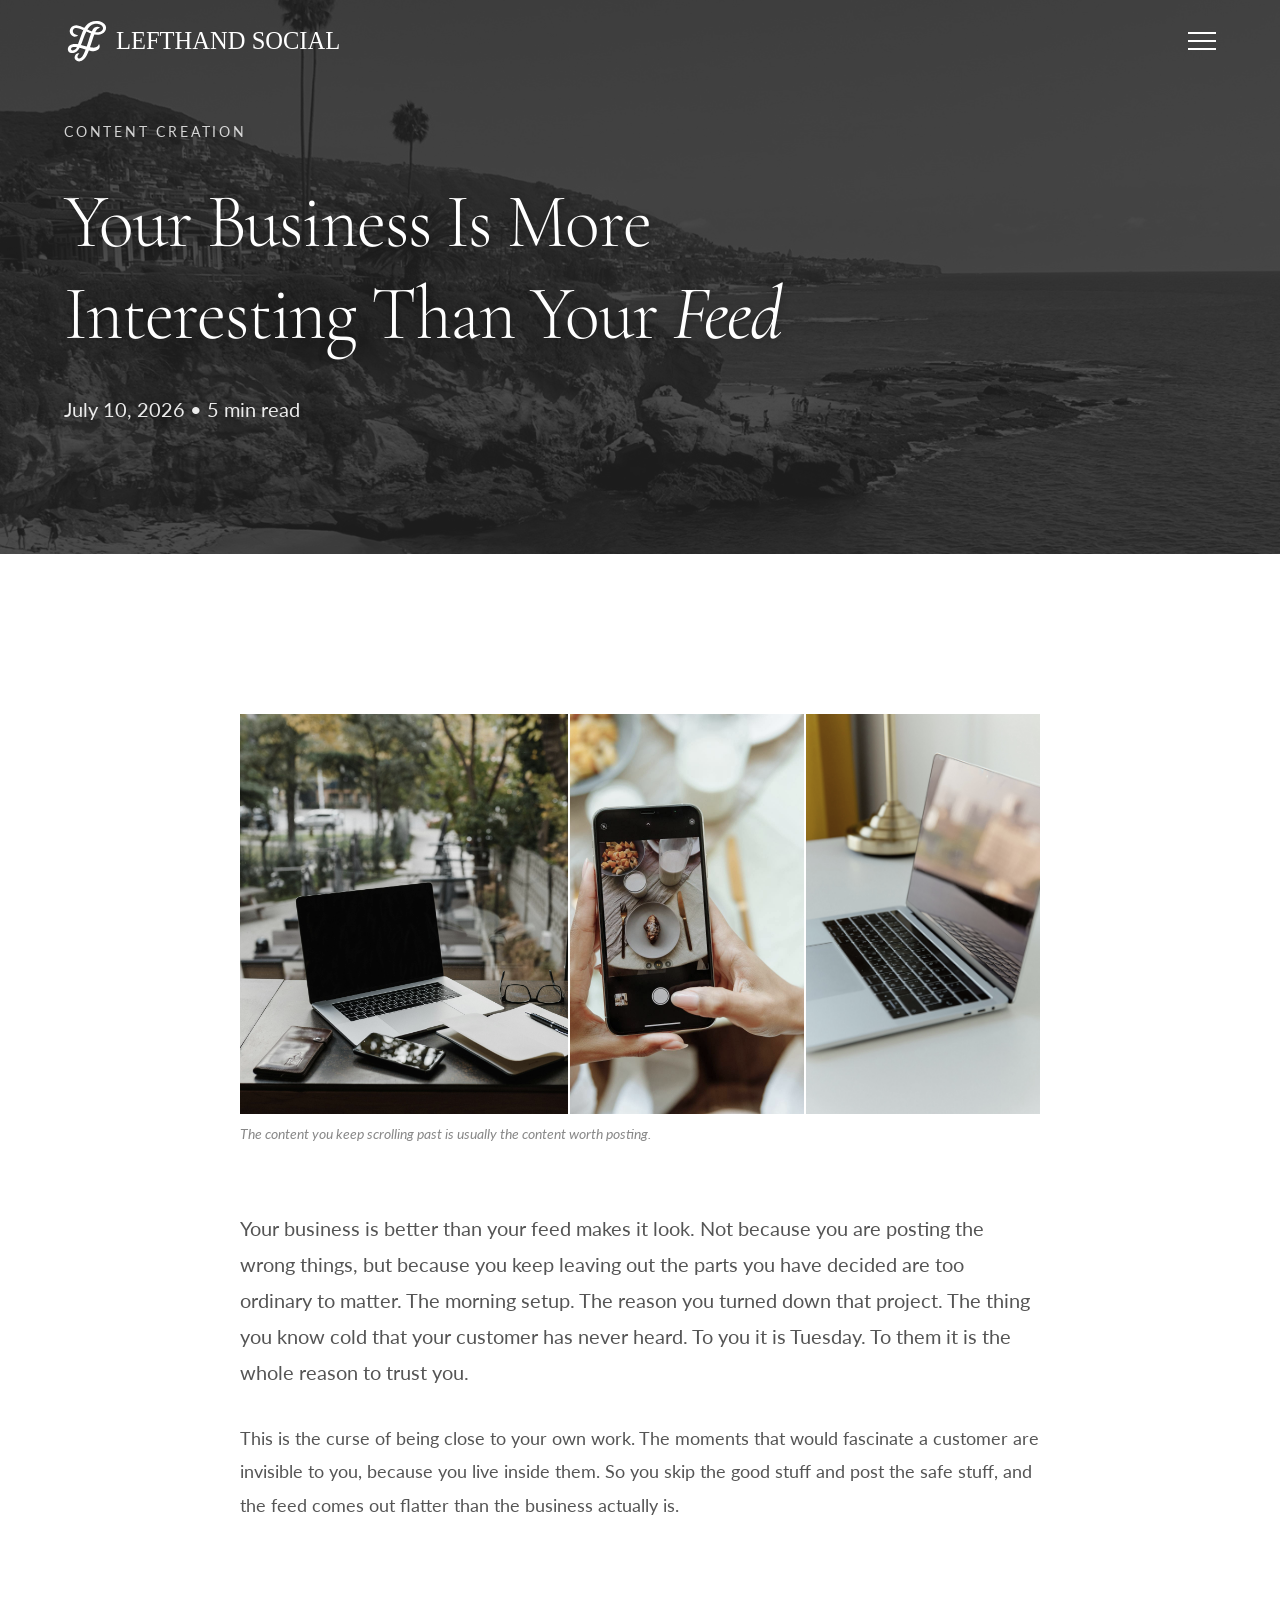
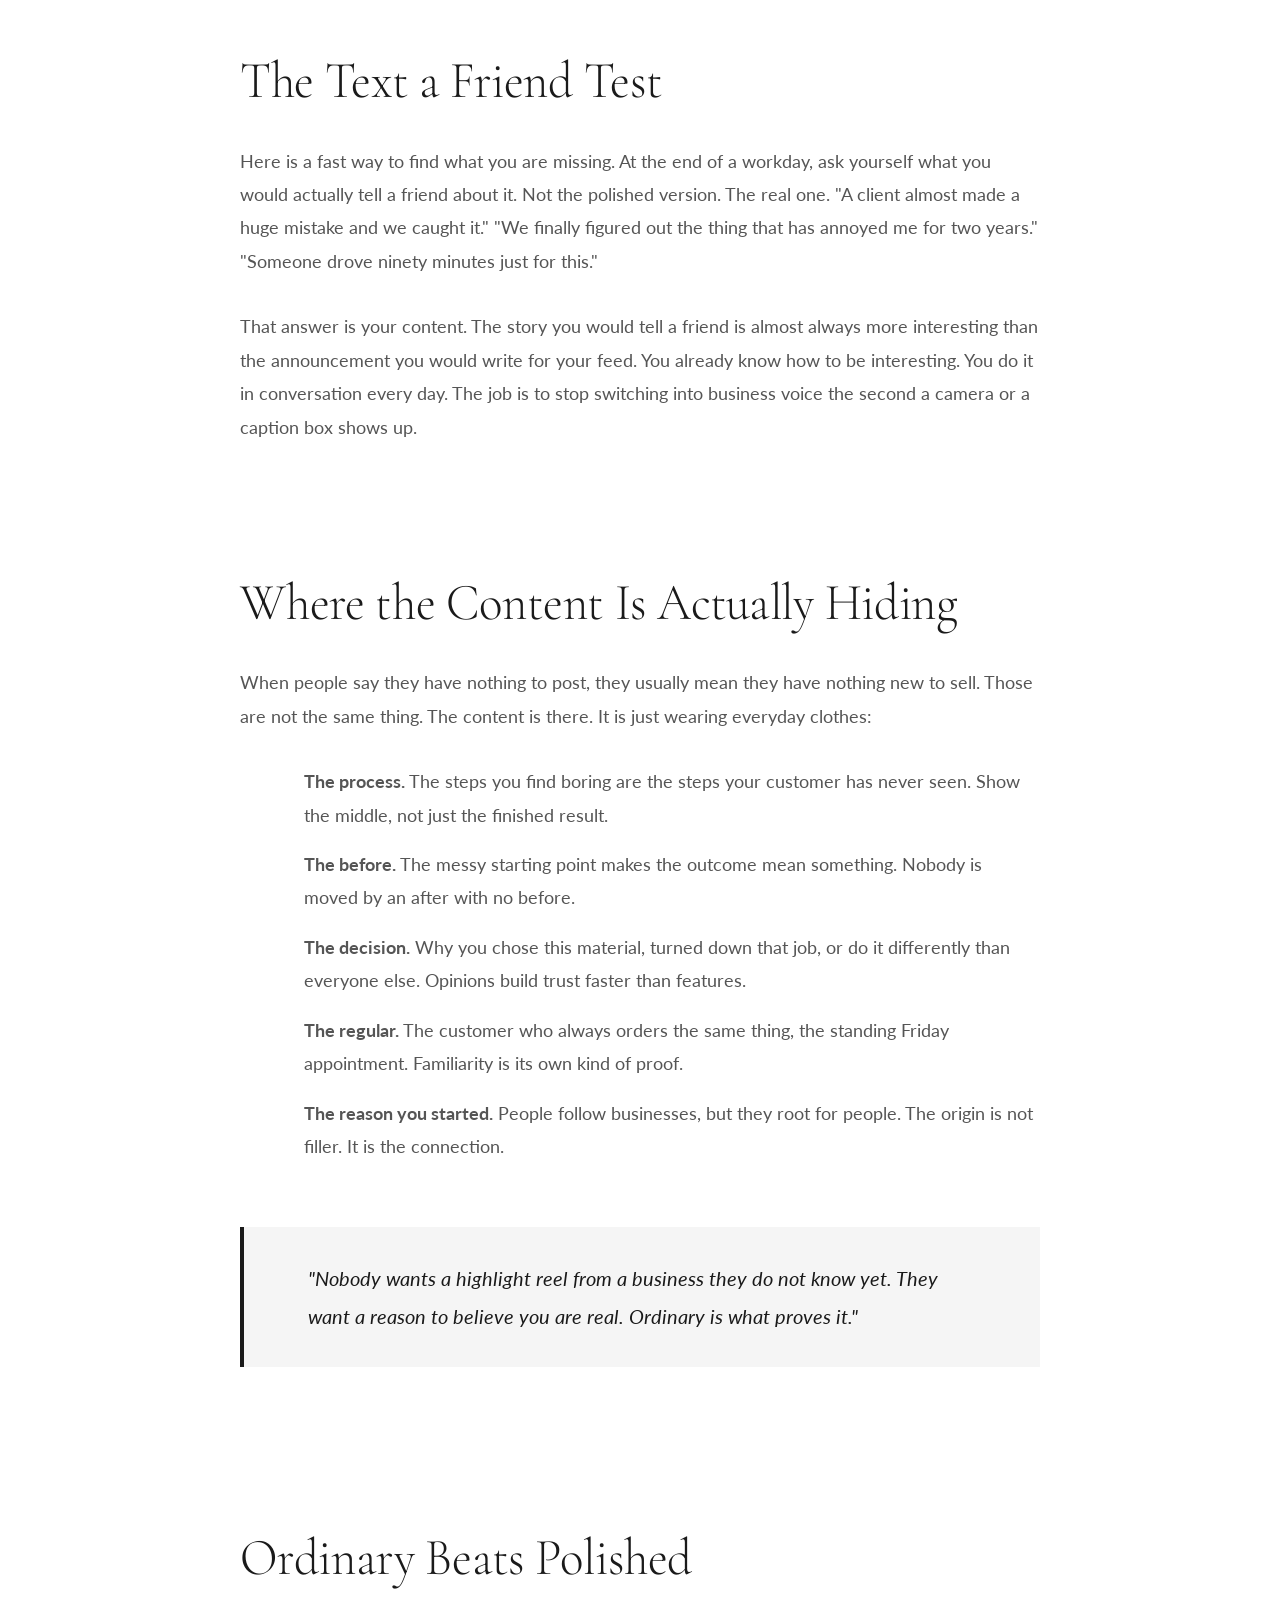
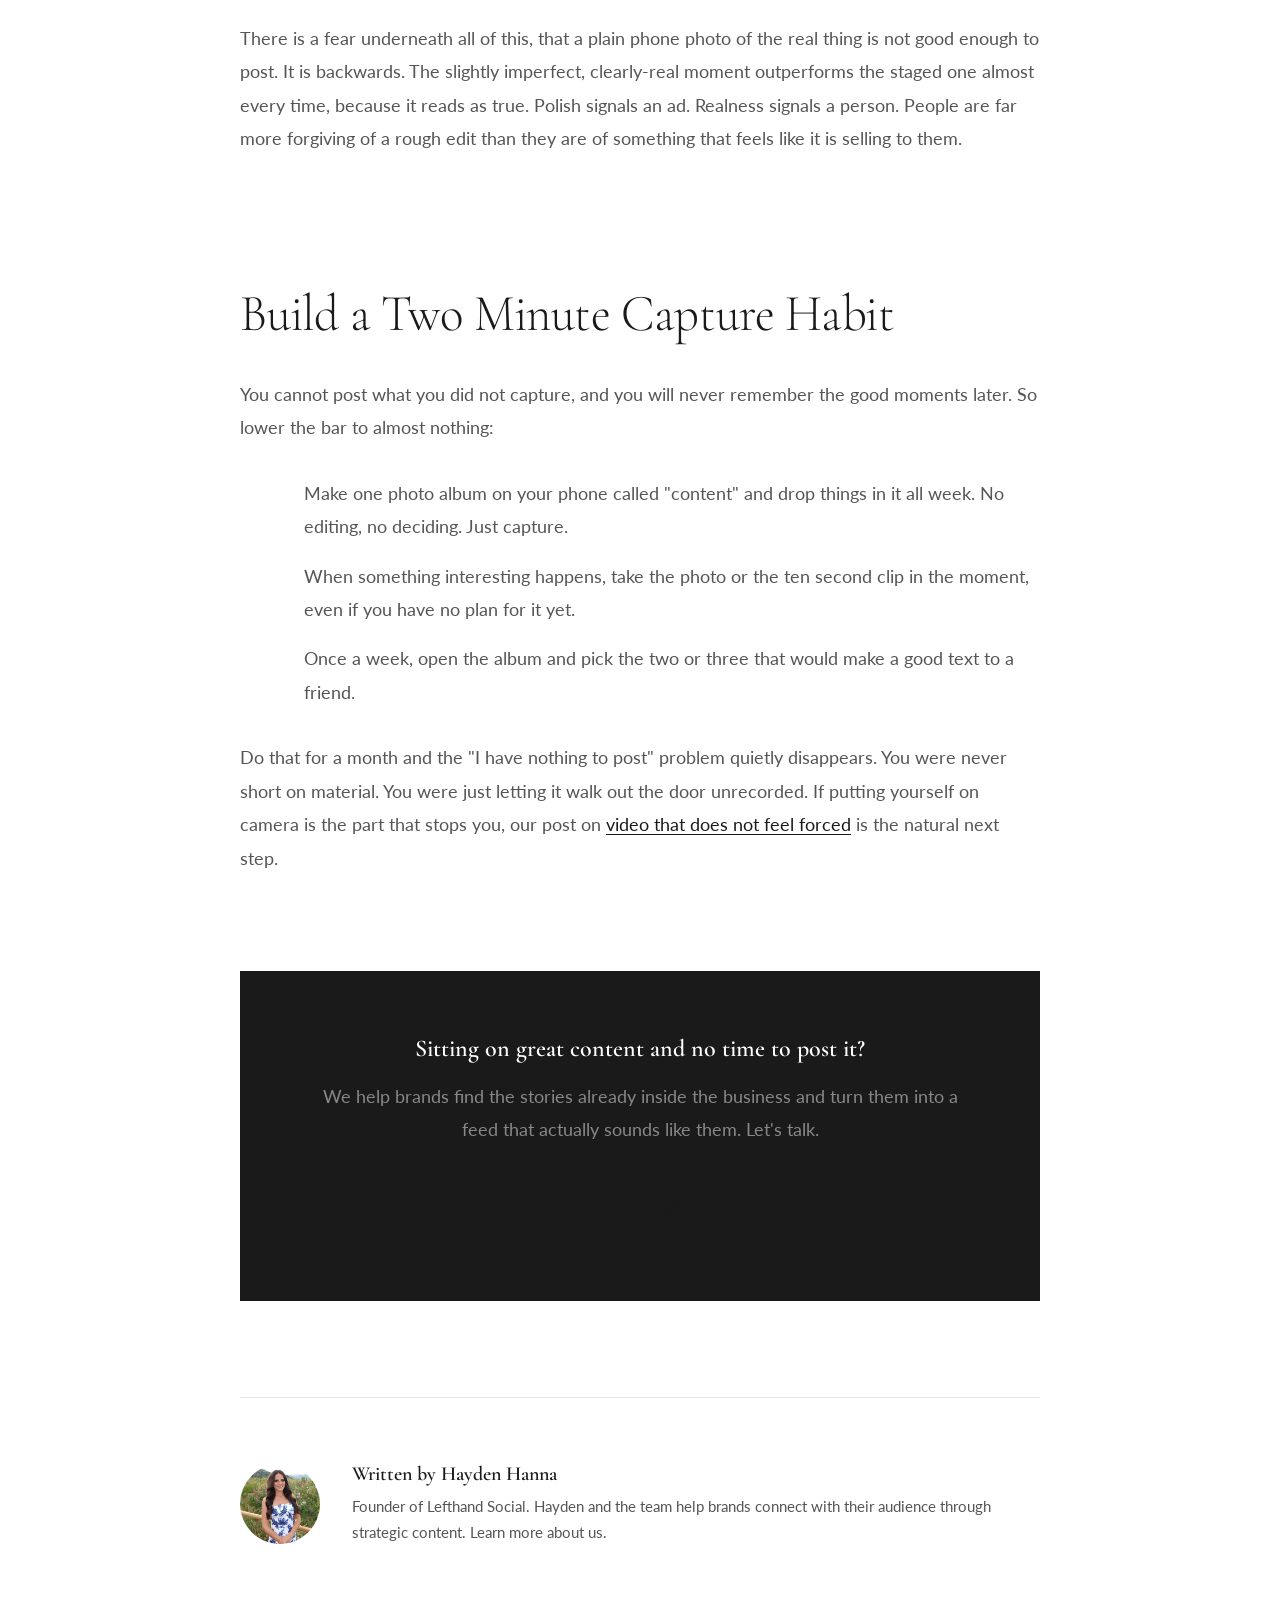
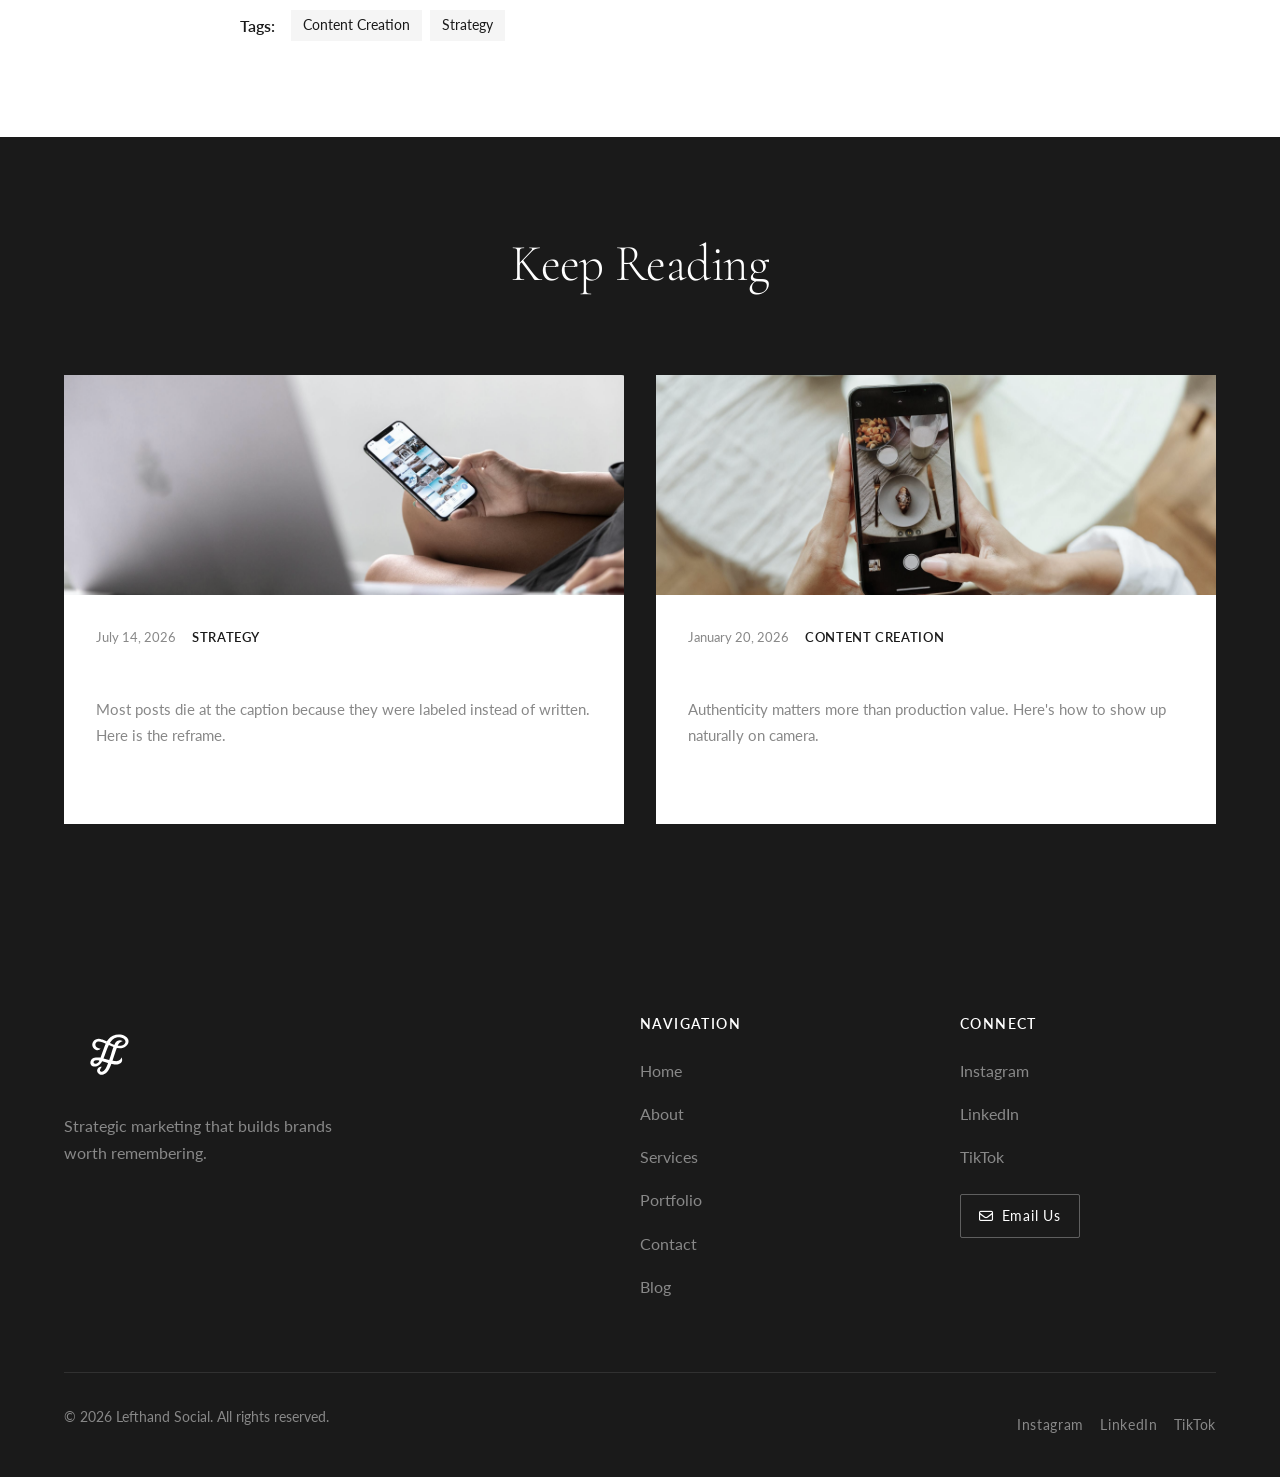
<file: blog/business-more-interesting-than-feed.html>
<!DOCTYPE html>
<html lang="en">
<head>
  <meta charset="UTF-8">
  <meta name="viewport" content="width=device-width, initial-scale=1.0">

  <!-- SEO Meta Tags -->
  <title>Your Business Is More Interesting Than Your Feed | Lefthand Social</title>
  <meta name="description" content="The best content you have is the stuff you think is too ordinary to post. Here is how to find the content already hiding in your ordinary workday.">
  <meta name="keywords" content="content ideas, behind the scenes content, small business content, what to post, social media content strategy, authentic marketing">
  <meta name="author" content="Hayden Hanna">

  <!-- Open Graph / Facebook -->
  <meta property="og:type" content="article">
  <meta property="og:title" content="Your Business Is More Interesting Than Your Feed">
  <meta property="og:description" content="The best content you have is the stuff you think is too ordinary to post. Here is how to find it.">
  <meta property="og:image" content="https://lefthandsocial.com/images/workspace-wooden-table.jpg">
  <meta property="og:url" content="https://lefthandsocial.com/blog/business-more-interesting-than-feed.html">
  <meta property="og:site_name" content="Lefthand Social">

  <!-- Twitter Card -->
  <meta name="twitter:card" content="summary_large_image">
  <meta name="twitter:title" content="Your Business Is More Interesting Than Your Feed">
  <meta name="twitter:description" content="The best content you have is the stuff you think is too ordinary to post.">
  <meta name="twitter:image" content="https://lefthandsocial.com/images/workspace-wooden-table.jpg">

  <!-- Canonical URL -->
  <link rel="canonical" href="https://lefthandsocial.com/blog/business-more-interesting-than-feed.html">

  <!-- Favicon -->
  <link rel="icon" type="image/png" sizes="32x32" href="../images/favicon.png">
  <link rel="icon" type="image/svg+xml" href="../images/favicon.svg">
  <link rel="apple-touch-icon" href="../images/favicon.png">

  <!-- Fonts -->
  <link rel="preconnect" href="https://fonts.googleapis.com">
  <link rel="preconnect" href="https://fonts.gstatic.com" crossorigin>
  <link href="https://fonts.googleapis.com/css2?family=Cormorant+Garamond:ital,wght@0,300;0,400;0,500;0,600;0,700;1,400;1,500&family=Lato:wght@300;400;700&display=swap" rel="stylesheet">

  <!-- Font Awesome -->
  <link rel="stylesheet" href="https://cdnjs.cloudflare.com/ajax/libs/font-awesome/6.5.1/css/all.min.css">

  <!-- Styles -->
  <link rel="stylesheet" href="../css/styles.css">

  <!-- Structured Data for SEO (JSON-LD) -->
  <script type="application/ld+json">
  {
    "@context": "https://schema.org",
    "@type": "BlogPosting",
    "headline": "Your Business Is More Interesting Than Your Feed",
    "description": "The best content you have is the stuff you think is too ordinary to post.",
    "image": "https://lefthandsocial.com/images/workspace-wooden-table.jpg",
    "author": {
      "@type": "Person",
      "name": "Hayden Hanna",
      "url": "https://lefthandsocial.com/about.html"
    },
    "publisher": {
      "@type": "Organization",
      "name": "Lefthand Social",
      "logo": {
        "@type": "ImageObject",
        "url": "https://lefthandsocial.com/images/logo.svg"
      }
    },
    "datePublished": "2026-07-10",
    "dateModified": "2026-07-10",
    "mainEntityOfPage": {
      "@type": "WebPage",
      "@id": "https://lefthandsocial.com/blog/business-more-interesting-than-feed.html"
    }
  }
  </script>
</head>
<body>
  <!-- Navigation -->
  <nav class="nav">
    <div class="container nav-container">
      <a href="/" class="nav-logo"><img src="../images/Lefthand Horiztonal Logo.svg" alt="Lefthand Social"></a>
      <div class="nav-toggle">
        <span></span>
        <span></span>
        <span></span>
      </div>
      <ul class="nav-links">
        <li><a href="/" class="nav-link">Home</a></li>
        <li><a href="/about" class="nav-link">About</a></li>
        <li><a href="/services" class="nav-link">Services</a></li>
        <li><a href="/portfolio" class="nav-link">Portfolio</a></li>
        <li><a href="/contact" class="nav-link">Contact</a></li>
        <li><a href="/blog" class="nav-link active">Blog</a></li>
      </ul>
    </div>
  </nav>

  <!-- Blog Post Hero -->
  <section class="hero hero-video" style="min-height: auto; padding-top: 120px; padding-bottom: var(--spacing-lg);">
    <img class="hero-image-bg" src="../images/Hero Background.jpg" alt="">
    <div class="hero-overlay"></div>
    <div class="container">
      <div class="hero-content fade-in">
        <p class="hero-tagline">Content Creation</p>
        <h1>Your Business Is More Interesting Than Your <em>Feed</em></h1>
        <p class="hero-description">July 10, 2026 &bull; 5 min read</p>
      </div>
    </div>
  </section>

  <!-- Blog Post Content -->
  <article class="section blog-post">
    <div class="container">
      <div class="blog-post-container fade-in">

        <!-- Featured Cover (composite) -->
        <figure class="blog-post-image blog-post-cover">
          <div class="blog-cover">
            <img src="../images/workspace-wooden-table.jpg" alt="A warm, styled workspace on a wooden table">
            <img src="../images/phone-photo-closeup.jpg" alt="Close-up of a phone capturing an everyday moment">
            <img src="../images/workspace-laptop-white-desk.jpg" alt="A laptop on a clean desk in natural light">
          </div>
          <figcaption>The content you keep scrolling past is usually the content worth posting.</figcaption>
        </figure>

        <!-- Post Content -->
        <div class="blog-post-content">

          <p class="text-large">Your business is better than your feed makes it look. Not because you are posting the wrong things, but because you keep leaving out the parts you have decided are too ordinary to matter. The morning setup. The reason you turned down that project. The thing you know cold that your customer has never heard. To you it is Tuesday. To them it is the whole reason to trust you.</p>

          <p>This is the curse of being close to your own work. The moments that would fascinate a customer are invisible to you, because you live inside them. So you skip the good stuff and post the safe stuff, and the feed comes out flatter than the business actually is.</p>

          <h2>The Text a Friend Test</h2>

          <p>Here is a fast way to find what you are missing. At the end of a workday, ask yourself what you would actually tell a friend about it. Not the polished version. The real one. "A client almost made a huge mistake and we caught it." "We finally figured out the thing that has annoyed me for two years." "Someone drove ninety minutes just for this."</p>

          <p>That answer is your content. The story you would tell a friend is almost always more interesting than the announcement you would write for your feed. You already know how to be interesting. You do it in conversation every day. The job is to stop switching into business voice the second a camera or a caption box shows up.</p>

          <h2>Where the Content Is Actually Hiding</h2>

          <p>When people say they have nothing to post, they usually mean they have nothing new to sell. Those are not the same thing. The content is there. It is just wearing everyday clothes:</p>

          <ul>
            <li><strong>The process.</strong> The steps you find boring are the steps your customer has never seen. Show the middle, not just the finished result.</li>
            <li><strong>The before.</strong> The messy starting point makes the outcome mean something. Nobody is moved by an after with no before.</li>
            <li><strong>The decision.</strong> Why you chose this material, turned down that job, or do it differently than everyone else. Opinions build trust faster than features.</li>
            <li><strong>The regular.</strong> The customer who always orders the same thing, the standing Friday appointment. Familiarity is its own kind of proof.</li>
            <li><strong>The reason you started.</strong> People follow businesses, but they root for people. The origin is not filler. It is the connection.</li>
          </ul>

          <blockquote>
            <p>"Nobody wants a highlight reel from a business they do not know yet. They want a reason to believe you are real. Ordinary is what proves it."</p>
          </blockquote>

          <h2>Ordinary Beats Polished</h2>

          <p>There is a fear underneath all of this, that a plain phone photo of the real thing is not good enough to post. It is backwards. The slightly imperfect, clearly-real moment outperforms the staged one almost every time, because it reads as true. Polish signals an ad. Realness signals a person. People are far more forgiving of a rough edit than they are of something that feels like it is selling to them.</p>

          <h2>Build a Two Minute Capture Habit</h2>

          <p>You cannot post what you did not capture, and you will never remember the good moments later. So lower the bar to almost nothing:</p>

          <ol>
            <li>Make one photo album on your phone called "content" and drop things in it all week. No editing, no deciding. Just capture.</li>
            <li>When something interesting happens, take the photo or the ten second clip in the moment, even if you have no plan for it yet.</li>
            <li>Once a week, open the album and pick the two or three that would make a good text to a friend.</li>
          </ol>

          <p>Do that for a month and the "I have nothing to post" problem quietly disappears. You were never short on material. You were just letting it walk out the door unrecorded. If putting yourself on camera is the part that stops you, our post on <a href="/blog/authentic-video-content">video that does not feel forced</a> is the natural next step.</p>

          <!-- Call to Action -->
          <div class="blog-post-cta">
            <h3>Sitting on great content and no time to post it?</h3>
            <p>We help brands find the stories already inside the business and turn them into a feed that actually sounds like them. Let's talk.</p>
            <a href="/contact" class="btn btn-primary">Get in Touch</a>
          </div>

        </div>

        <!-- Author Bio -->
        <div class="blog-post-author">
          <a href="/about" class="blog-post-author-avatar"><img src="../images/Vertical Headshot.jpg" alt="Hayden Hanna"></a>
          <div>
            <h4>Written by <a href="/about">Hayden Hanna</a></h4>
            <p>Founder of Lefthand Social. Hayden and the team help brands connect with their audience through strategic content. <a href="/about">Learn more about us</a>.</p>
          </div>
        </div>

        <!-- Tags -->
        <div class="blog-post-tags">
          <span>Tags:</span>
          <a href="/blog?tag=content-creation">Content Creation</a>
          <a href="/blog?tag=strategy">Strategy</a>
        </div>

      </div>
    </div>
  </article>

  <!-- Related Posts -->
  <section class="section section-dark">
    <div class="container">
      <div class="text-center mb-lg fade-in">
        <h2>Keep Reading</h2>
      </div>
      <div class="blog-grid fade-in">
        <article class="blog-card">
          <div class="blog-card-image">
            <img src="../images/phone-app-hands.jpg" alt="A person scrolling a social media feed on their phone">
          </div>
          <div class="blog-card-content">
            <div class="blog-card-meta">
              <span class="blog-card-date">July 14, 2026</span>
              <span class="blog-card-tag">Strategy</span>
            </div>
            <h3>Stop Labeling Your Posts. Start Writing Hooks.</h3>
            <p>Most posts die at the caption because they were labeled instead of written. Here is the reframe.</p>
            <a href="/blog/stop-labeling-start-hooking" class="blog-card-link">Read More <i class="fas fa-arrow-right"></i></a>
          </div>
        </article>
        <article class="blog-card">
          <div class="blog-card-image">
            <img src="../images/phone-photo-closeup.jpg" alt="Close-up of hands holding a phone capturing content">
          </div>
          <div class="blog-card-content">
            <div class="blog-card-meta">
              <span class="blog-card-date">January 20, 2026</span>
              <span class="blog-card-tag">Content Creation</span>
            </div>
            <h3>Creating Video Content That Doesn't Feel Forced</h3>
            <p>Authenticity matters more than production value. Here's how to show up naturally on camera.</p>
            <a href="/blog/authentic-video-content" class="blog-card-link">Read More <i class="fas fa-arrow-right"></i></a>
          </div>
        </article>
      </div>
    </div>
  </section>

  <!-- Footer -->
  <footer class="footer">
    <div class="container">
      <div class="footer-grid">
        <div>
          <div class="footer-logo"><img src="../images/logo-white.svg" alt="Lefthand Social"></div>
          <p class="footer-description">Strategic marketing that builds brands worth remembering.</p>
        </div>
        <div>
          <h4>Navigation</h4>
          <ul class="footer-links">
            <li><a href="/">Home</a></li>
            <li><a href="/about">About</a></li>
            <li><a href="/services">Services</a></li>
            <li><a href="/portfolio">Portfolio</a></li>
            <li><a href="/contact">Contact</a></li>
            <li><a href="/blog">Blog</a></li>
          </ul>
        </div>
        <div>
          <h4>Connect</h4>
          <ul class="footer-links">
            <li><a href="https://instagram.com/lefthandsocial" target="_blank">Instagram</a></li>
            <li><a href="https://www.linkedin.com/company/lefthand-social/" target="_blank">LinkedIn</a></li>
            <li><a href="https://tiktok.com/@lefthandsocial" target="_blank">TikTok</a></li>
          </ul>
          <a href="mailto:hello@lefthandsocial.com" class="footer-email-btn"><i class="fa-regular fa-envelope"></i> Email Us</a>
        </div>
      </div>
      <div class="footer-bottom">
        <p class="footer-copyright">&copy; 2026 Lefthand Social. All rights reserved.</p>
        <div class="footer-social">
          <a href="https://instagram.com/lefthandsocial" target="_blank">Instagram</a>
          <a href="https://www.linkedin.com/company/lefthand-social/" target="_blank">LinkedIn</a>
          <a href="https://tiktok.com/@lefthandsocial" target="_blank">TikTok</a>
        </div>
      </div>
    </div>
  </footer>

  <script src="../js/main.js"></script>
</body>
</html>
</file>
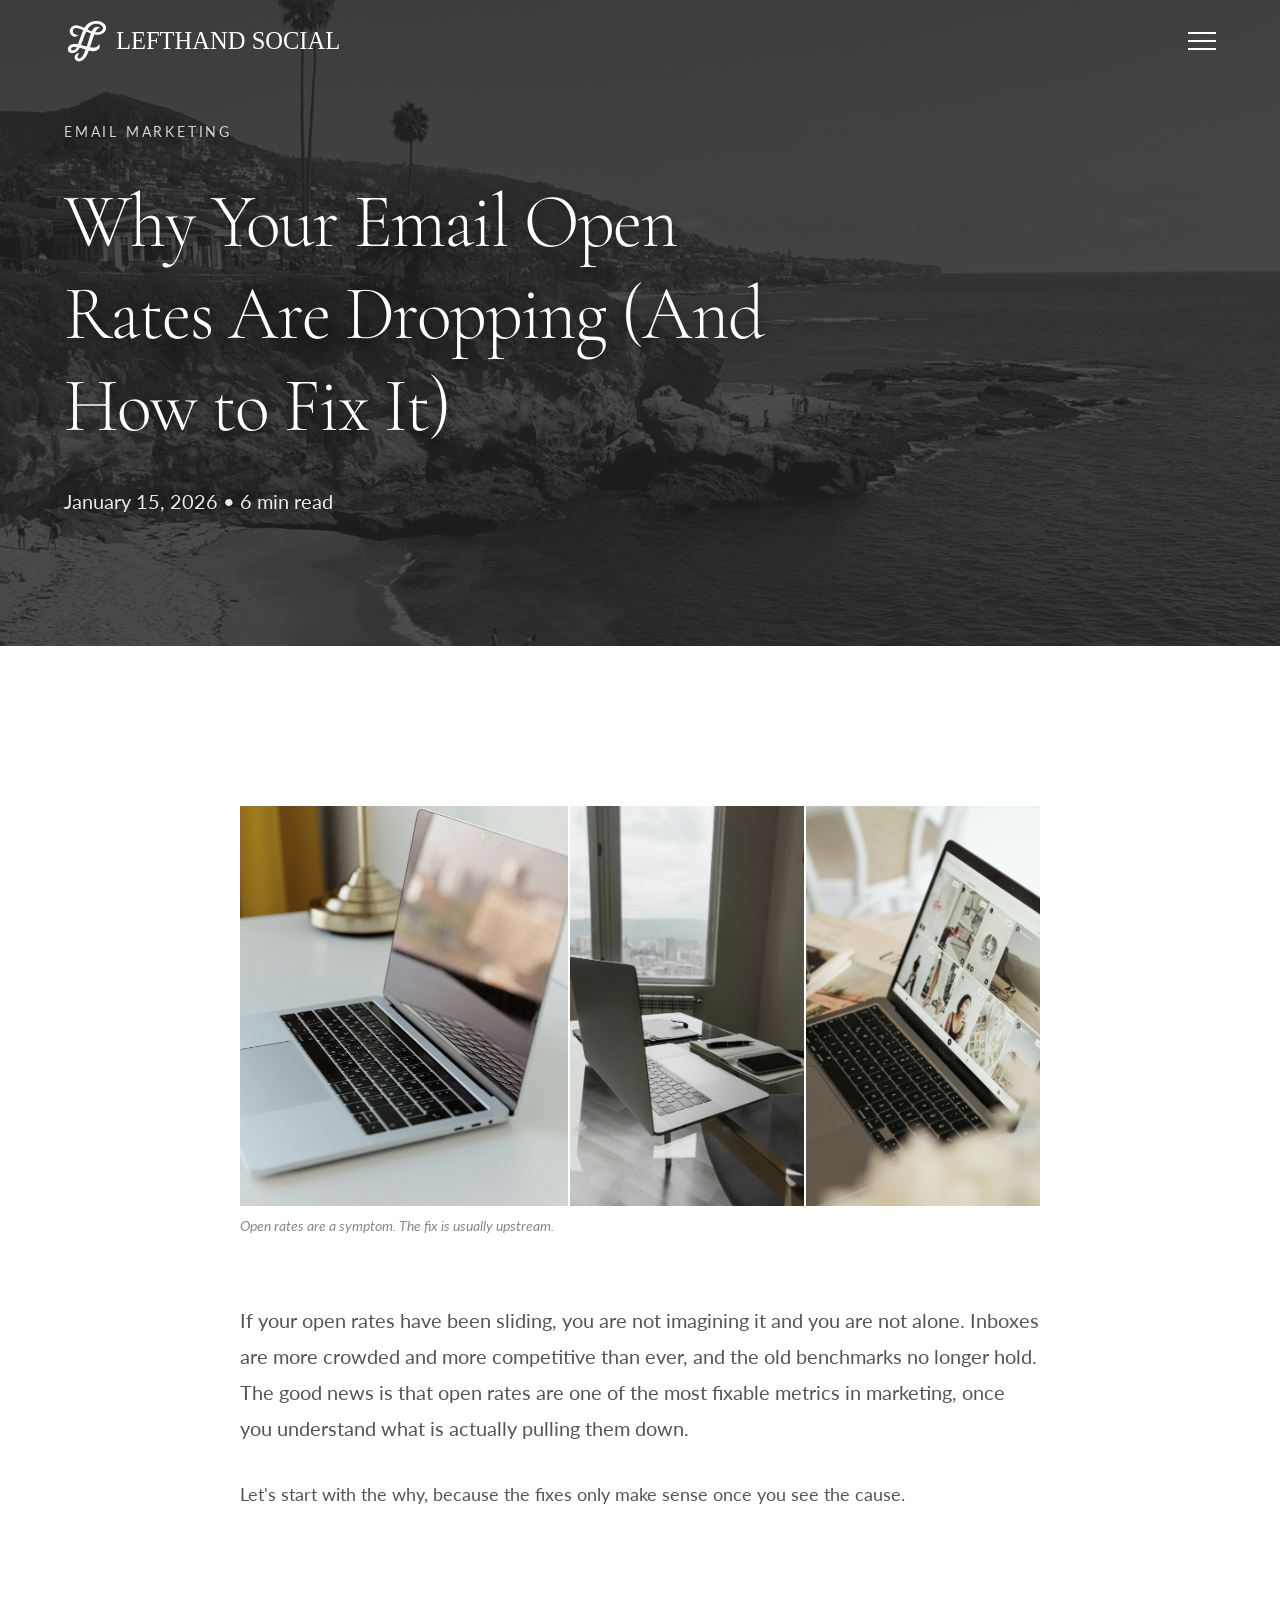
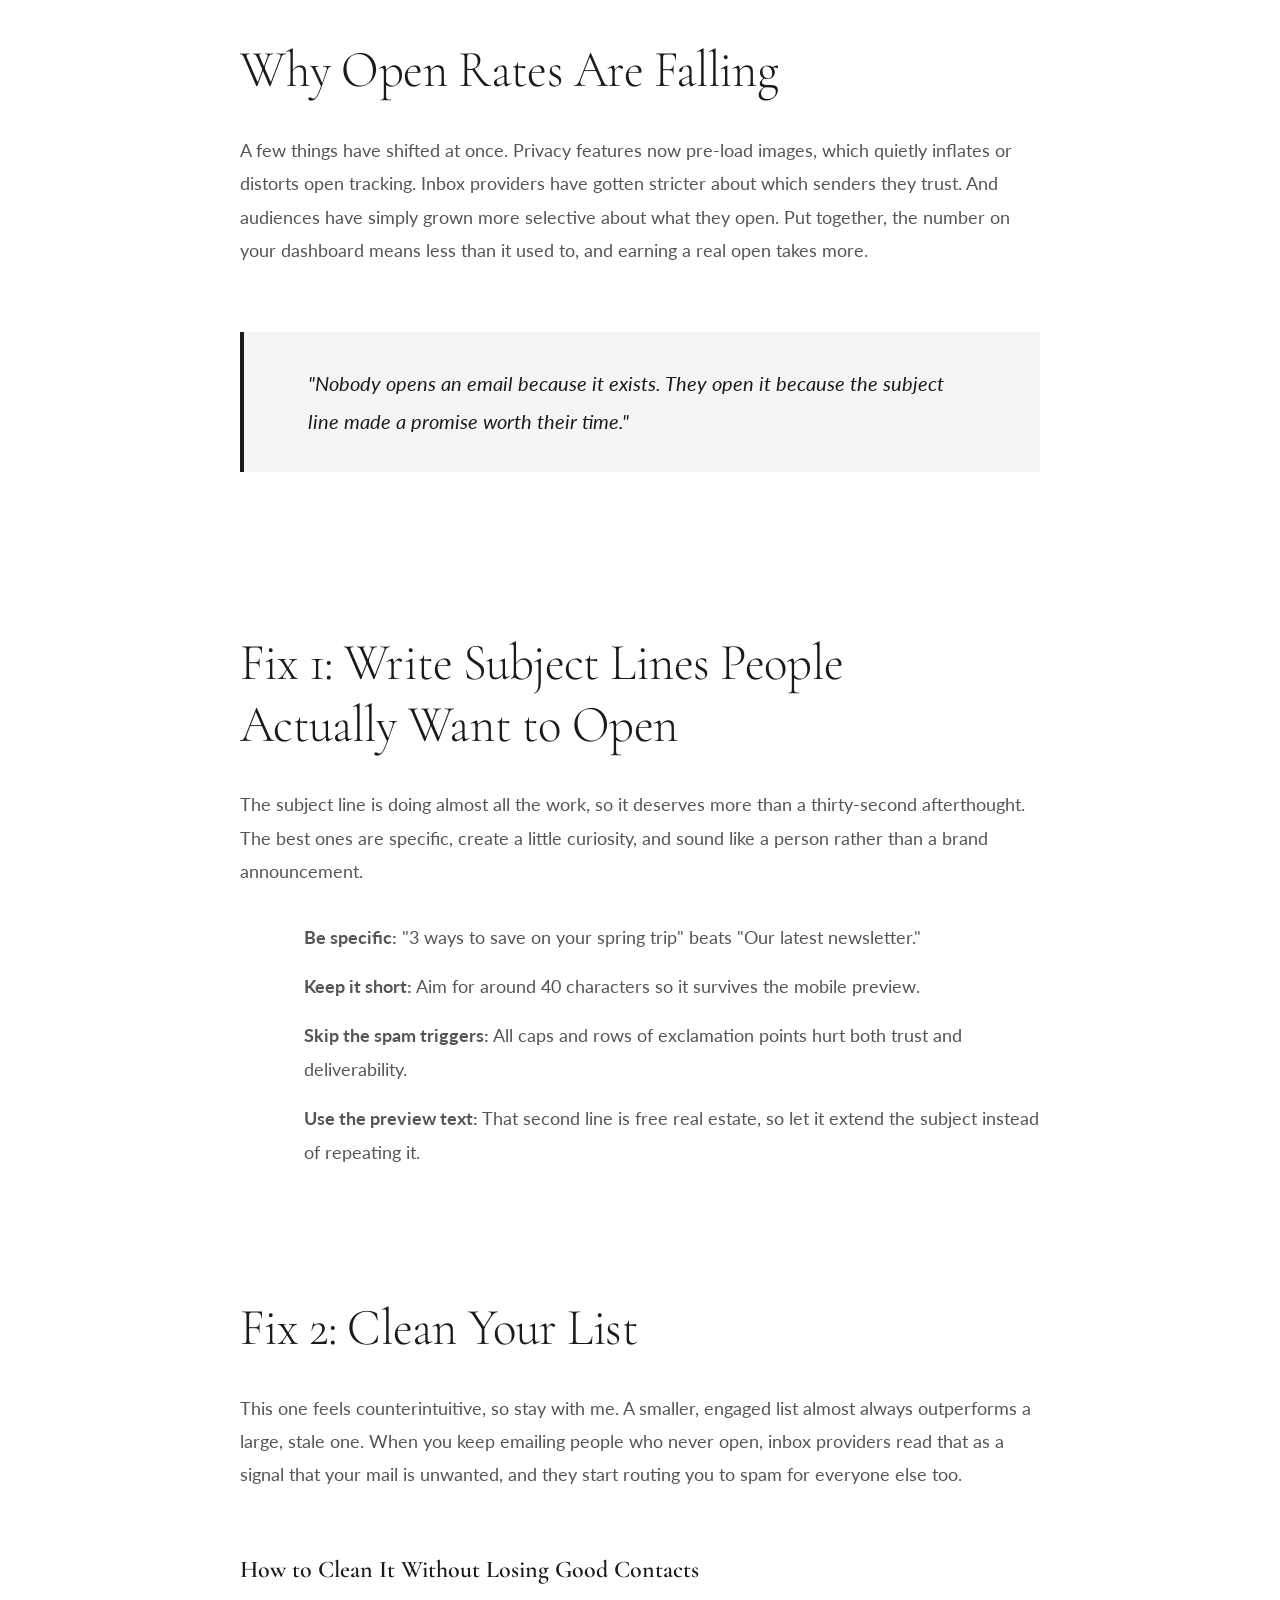
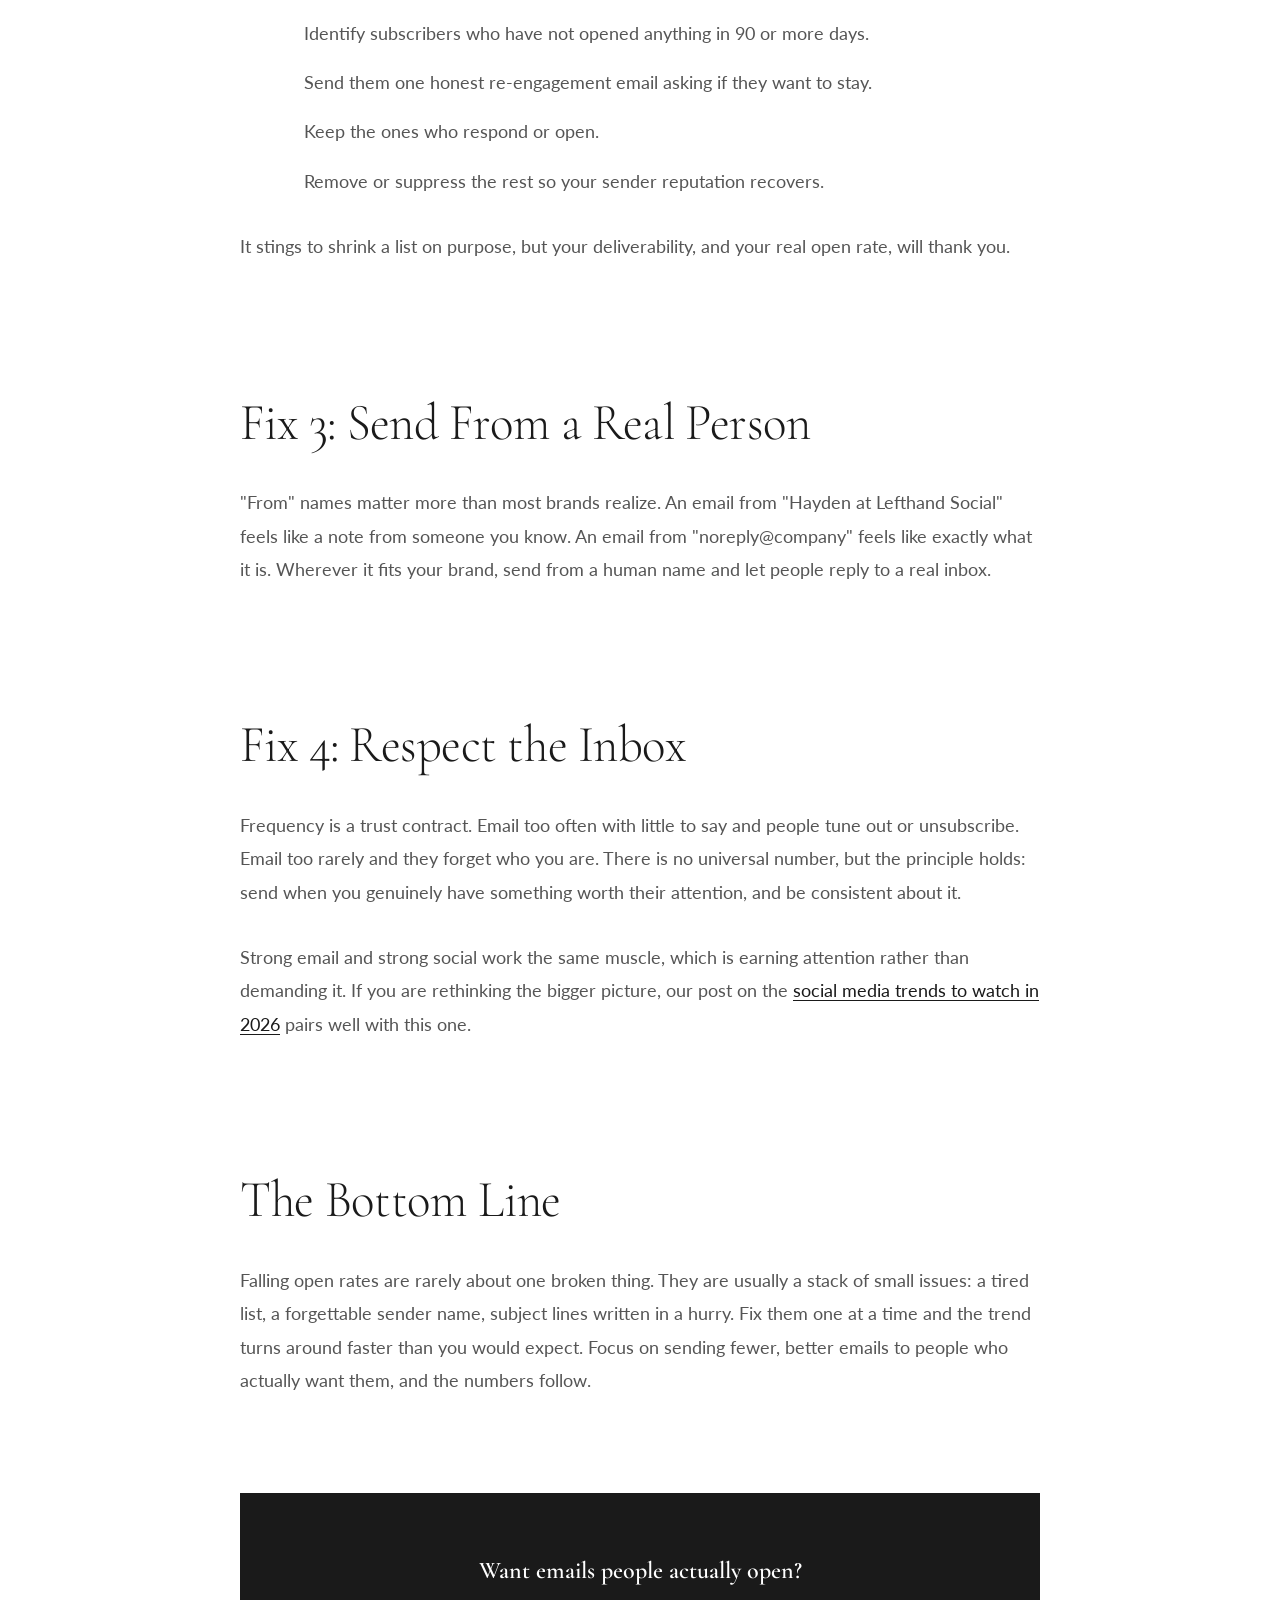
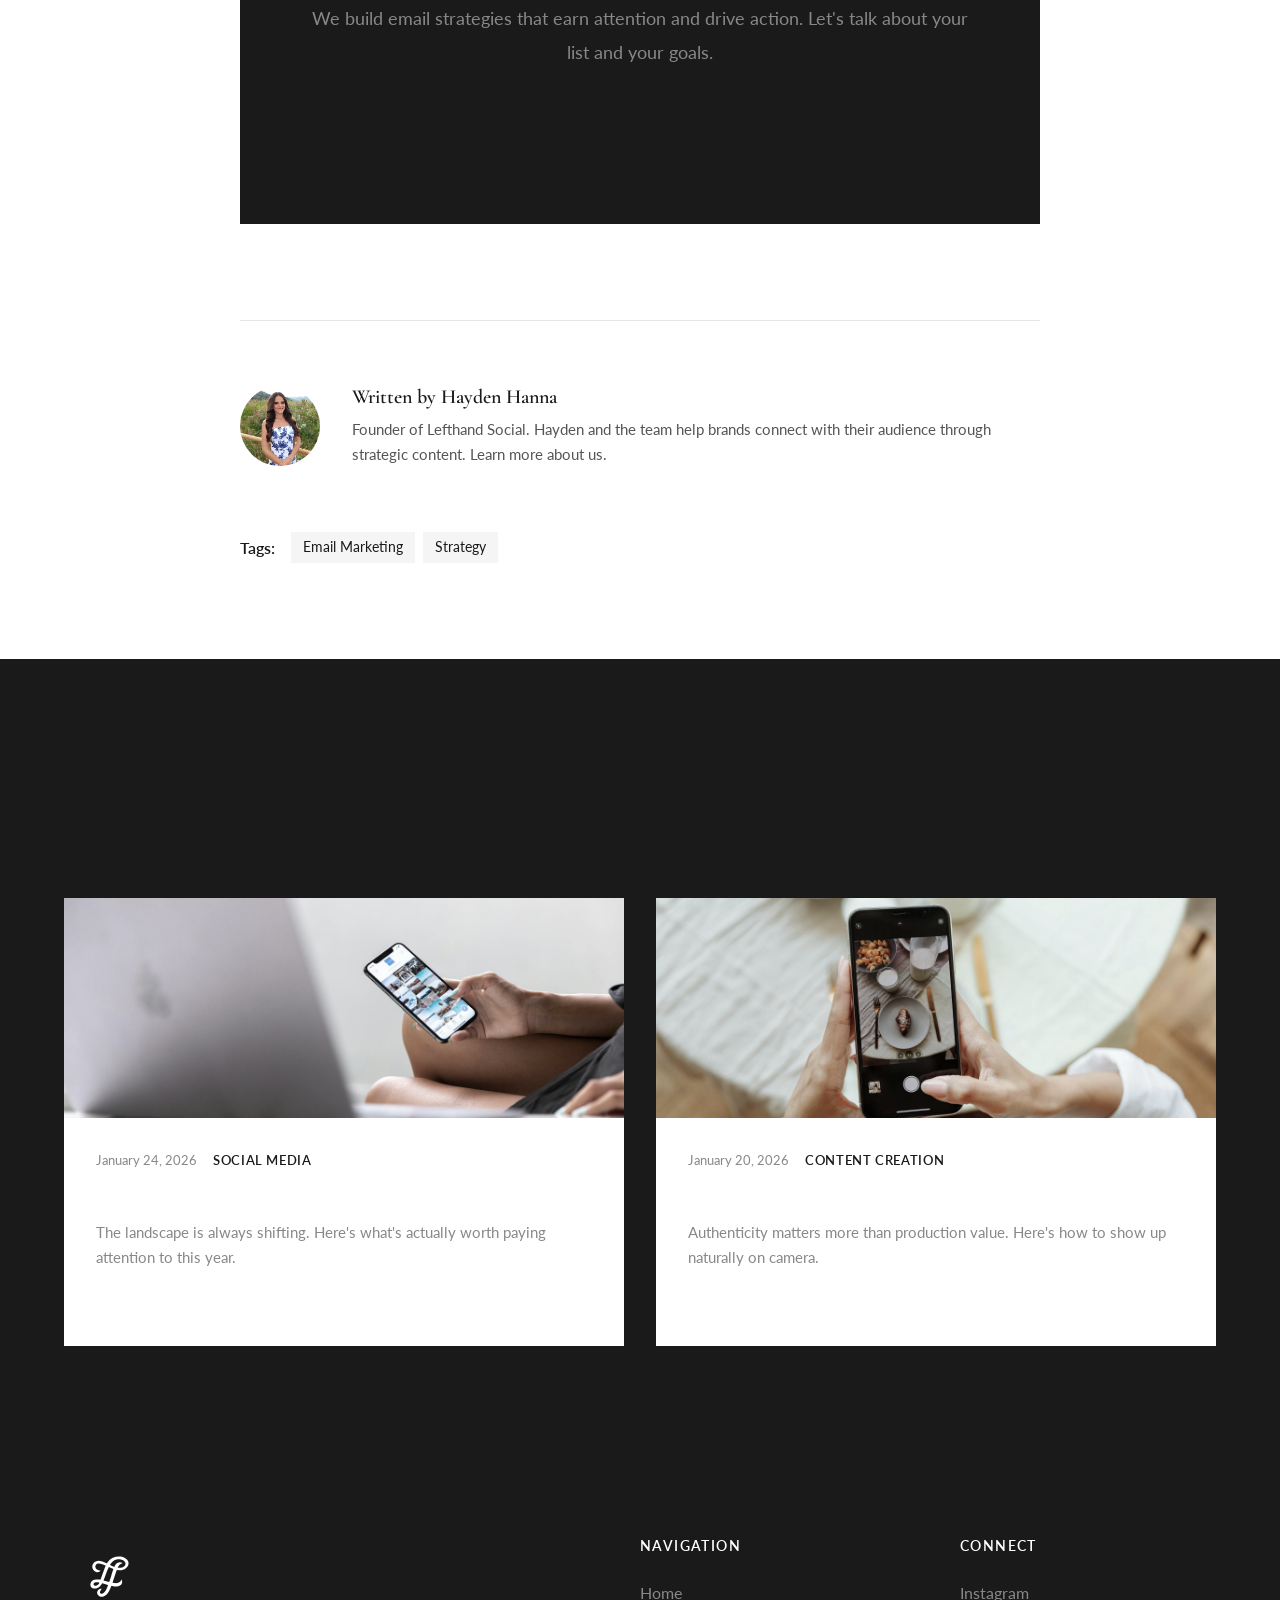
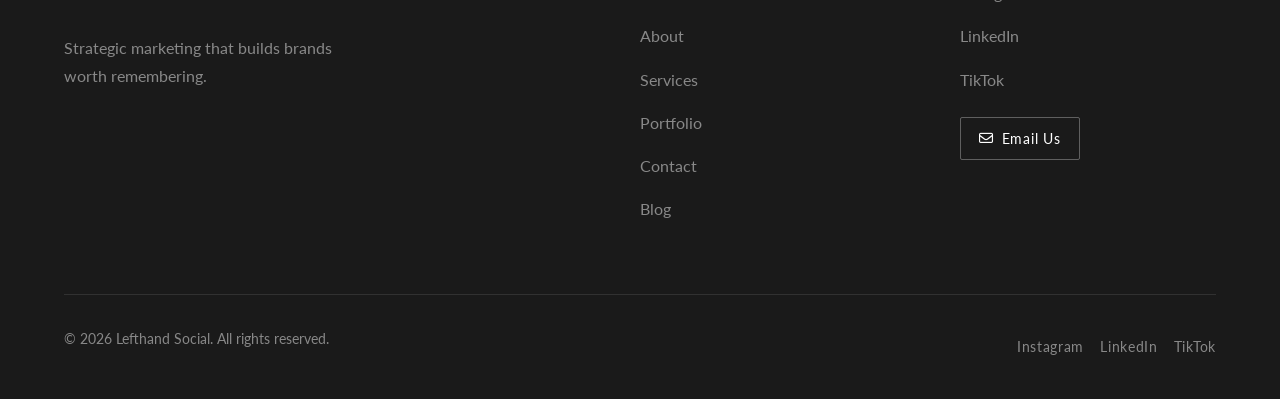
<file: blog/email-open-rates.html>
<!DOCTYPE html>
<html lang="en">
<head>
  <meta charset="UTF-8">
  <meta name="viewport" content="width=device-width, initial-scale=1.0">

  <!-- SEO Meta Tags -->
  <title>Why Your Email Open Rates Are Dropping (And How to Fix It) | Lefthand Social</title>
  <meta name="description" content="Email open rates falling? Learn why it's happening in 2026 and the practical fixes that get your emails opened, from subject lines to list hygiene and send timing.">
  <meta name="keywords" content="email open rates, email marketing, subject lines, email deliverability, newsletter strategy, email engagement, list segmentation">
  <meta name="author" content="Hayden Hanna">

  <!-- Open Graph / Facebook -->
  <meta property="og:type" content="article">
  <meta property="og:title" content="Why Your Email Open Rates Are Dropping (And How to Fix It)">
  <meta property="og:description" content="Why email open rates are falling in 2026 and the practical fixes that get your emails opened again.">
  <meta property="og:image" content="https://lefthandsocial.com/images/workspace-laptop-white-desk.jpg">
  <meta property="og:url" content="https://lefthandsocial.com/blog/email-open-rates.html">
  <meta property="og:site_name" content="Lefthand Social">

  <!-- Twitter Card -->
  <meta name="twitter:card" content="summary_large_image">
  <meta name="twitter:title" content="Why Your Email Open Rates Are Dropping (And How to Fix It)">
  <meta name="twitter:description" content="Why email open rates are falling in 2026 and the practical fixes that get your emails opened again.">
  <meta name="twitter:image" content="https://lefthandsocial.com/images/workspace-laptop-white-desk.jpg">

  <!-- Canonical URL -->
  <link rel="canonical" href="https://lefthandsocial.com/blog/email-open-rates.html">

  <!-- Favicon -->
  <link rel="icon" type="image/png" sizes="32x32" href="../images/favicon.png">
  <link rel="icon" type="image/svg+xml" href="../images/favicon.svg">
  <link rel="apple-touch-icon" href="../images/favicon.png">

  <!-- Fonts -->
  <link rel="preconnect" href="https://fonts.googleapis.com">
  <link rel="preconnect" href="https://fonts.gstatic.com" crossorigin>
  <link href="https://fonts.googleapis.com/css2?family=Cormorant+Garamond:ital,wght@0,300;0,400;0,500;0,600;0,700;1,400;1,500&family=Lato:wght@300;400;700&display=swap" rel="stylesheet">

  <!-- Font Awesome -->
  <link rel="stylesheet" href="https://cdnjs.cloudflare.com/ajax/libs/font-awesome/6.5.1/css/all.min.css">

  <!-- Styles -->
  <link rel="stylesheet" href="../css/styles.css">

  <!-- Structured Data for SEO (JSON-LD) -->
  <script type="application/ld+json">
  {
    "@context": "https://schema.org",
    "@type": "BlogPosting",
    "headline": "Why Your Email Open Rates Are Dropping (And How to Fix It)",
    "description": "Why email open rates are falling in 2026 and the practical fixes that get your emails opened again.",
    "image": "https://lefthandsocial.com/images/workspace-laptop-white-desk.jpg",
    "author": {
      "@type": "Person",
      "name": "Hayden Hanna",
      "url": "https://lefthandsocial.com/about.html"
    },
    "publisher": {
      "@type": "Organization",
      "name": "Lefthand Social",
      "logo": {
        "@type": "ImageObject",
        "url": "https://lefthandsocial.com/images/logo.svg"
      }
    },
    "datePublished": "2026-01-15",
    "dateModified": "2026-01-15",
    "mainEntityOfPage": {
      "@type": "WebPage",
      "@id": "https://lefthandsocial.com/blog/email-open-rates.html"
    }
  }
  </script>
</head>
<body>
  <!-- Navigation -->
  <nav class="nav">
    <div class="container nav-container">
      <a href="/" class="nav-logo"><img src="../images/Lefthand Horiztonal Logo.svg" alt="Lefthand Social"></a>
      <div class="nav-toggle">
        <span></span>
        <span></span>
        <span></span>
      </div>
      <ul class="nav-links">
        <li><a href="/" class="nav-link">Home</a></li>
        <li><a href="/about" class="nav-link">About</a></li>
        <li><a href="/services" class="nav-link">Services</a></li>
        <li><a href="/portfolio" class="nav-link">Portfolio</a></li>
        <li><a href="/contact" class="nav-link">Contact</a></li>
        <li><a href="/blog" class="nav-link active">Blog</a></li>
      </ul>
    </div>
  </nav>

  <!-- Blog Post Hero -->
  <section class="hero hero-video" style="min-height: auto; padding-top: 120px; padding-bottom: var(--spacing-lg);">
    <img class="hero-image-bg" src="../images/Hero Background.jpg" alt="">
    <div class="hero-overlay"></div>
    <div class="container">
      <div class="hero-content fade-in">
        <p class="hero-tagline">Email Marketing</p>
        <h1>Why Your Email Open Rates Are Dropping (And How to Fix It)</h1>
        <p class="hero-description">January 15, 2026 &bull; 6 min read</p>
      </div>
    </div>
  </section>

  <!-- Blog Post Content -->
  <article class="section blog-post">
    <div class="container">
      <div class="blog-post-container fade-in">

        <!-- Featured Cover (composite) -->
        <figure class="blog-post-image blog-post-cover">
          <div class="blog-cover">
            <img src="../images/workspace-laptop-white-desk.jpg" alt="A laptop open on a clean desk in soft natural light">
            <img src="../images/laptop-window-light.jpg" alt="A bright workspace by a window">
            <img src="../images/laptop-screen-images.jpg" alt="A laptop screen showing content">
          </div>
          <figcaption>Open rates are a symptom. The fix is usually upstream.</figcaption>
        </figure>

        <!-- Post Content -->
        <div class="blog-post-content">

          <p class="text-large">If your open rates have been sliding, you are not imagining it and you are not alone. Inboxes are more crowded and more competitive than ever, and the old benchmarks no longer hold. The good news is that open rates are one of the most fixable metrics in marketing, once you understand what is actually pulling them down.</p>

          <p>Let's start with the why, because the fixes only make sense once you see the cause.</p>

          <h2>Why Open Rates Are Falling</h2>

          <p>A few things have shifted at once. Privacy features now pre-load images, which quietly inflates or distorts open tracking. Inbox providers have gotten stricter about which senders they trust. And audiences have simply grown more selective about what they open. Put together, the number on your dashboard means less than it used to, and earning a real open takes more.</p>

          <blockquote>
            <p>"Nobody opens an email because it exists. They open it because the subject line made a promise worth their time."</p>
          </blockquote>

          <h2>Fix 1: Write Subject Lines People Actually Want to Open</h2>

          <p>The subject line is doing almost all the work, so it deserves more than a thirty-second afterthought. The best ones are specific, create a little curiosity, and sound like a person rather than a brand announcement.</p>

          <ul>
            <li><strong>Be specific:</strong> "3 ways to save on your spring trip" beats "Our latest newsletter."</li>
            <li><strong>Keep it short:</strong> Aim for around 40 characters so it survives the mobile preview.</li>
            <li><strong>Skip the spam triggers:</strong> All caps and rows of exclamation points hurt both trust and deliverability.</li>
            <li><strong>Use the preview text:</strong> That second line is free real estate, so let it extend the subject instead of repeating it.</li>
          </ul>

          <h2>Fix 2: Clean Your List</h2>

          <p>This one feels counterintuitive, so stay with me. A smaller, engaged list almost always outperforms a large, stale one. When you keep emailing people who never open, inbox providers read that as a signal that your mail is unwanted, and they start routing you to spam for everyone else too.</p>

          <h3>How to Clean It Without Losing Good Contacts</h3>

          <ol>
            <li>Identify subscribers who have not opened anything in 90 or more days.</li>
            <li>Send them one honest re-engagement email asking if they want to stay.</li>
            <li>Keep the ones who respond or open.</li>
            <li>Remove or suppress the rest so your sender reputation recovers.</li>
          </ol>

          <p>It stings to shrink a list on purpose, but your deliverability, and your real open rate, will thank you.</p>

          <h2>Fix 3: Send From a Real Person</h2>

          <p>"From" names matter more than most brands realize. An email from "Hayden at Lefthand Social" feels like a note from someone you know. An email from "noreply@company" feels like exactly what it is. Wherever it fits your brand, send from a human name and let people reply to a real inbox.</p>

          <h2>Fix 4: Respect the Inbox</h2>

          <p>Frequency is a trust contract. Email too often with little to say and people tune out or unsubscribe. Email too rarely and they forget who you are. There is no universal number, but the principle holds: send when you genuinely have something worth their attention, and be consistent about it.</p>

          <p>Strong email and strong social work the same muscle, which is earning attention rather than demanding it. If you are rethinking the bigger picture, our post on the <a href="/blog/social-media-trends-2026">social media trends to watch in 2026</a> pairs well with this one.</p>

          <h2>The Bottom Line</h2>

          <p>Falling open rates are rarely about one broken thing. They are usually a stack of small issues: a tired list, a forgettable sender name, subject lines written in a hurry. Fix them one at a time and the trend turns around faster than you would expect. Focus on sending fewer, better emails to people who actually want them, and the numbers follow.</p>

          <!-- Call to Action -->
          <div class="blog-post-cta">
            <h3>Want emails people actually open?</h3>
            <p>We build email strategies that earn attention and drive action. Let's talk about your list and your goals.</p>
            <a href="/contact" class="btn btn-primary">Get in Touch</a>
          </div>

        </div>

        <!-- Author Bio -->
        <div class="blog-post-author">
          <a href="/about" class="blog-post-author-avatar"><img src="../images/Vertical Headshot.jpg" alt="Hayden Hanna"></a>
          <div>
            <h4>Written by <a href="/about">Hayden Hanna</a></h4>
            <p>Founder of Lefthand Social. Hayden and the team help brands connect with their audience through strategic content. <a href="/about">Learn more about us</a>.</p>
          </div>
        </div>

        <!-- Tags -->
        <div class="blog-post-tags">
          <span>Tags:</span>
          <a href="/blog?tag=email">Email Marketing</a>
          <a href="/blog?tag=strategy">Strategy</a>
        </div>

      </div>
    </div>
  </article>

  <!-- Related Posts -->
  <section class="section section-dark">
    <div class="container">
      <div class="text-center mb-lg fade-in">
        <h2>Keep Reading</h2>
      </div>
      <div class="blog-grid fade-in">
        <article class="blog-card">
          <div class="blog-card-image">
            <img src="../images/phone-app-hands.jpg" alt="A person scrolling a social media app on their phone">
          </div>
          <div class="blog-card-content">
            <div class="blog-card-meta">
              <span class="blog-card-date">January 24, 2026</span>
              <span class="blog-card-tag">Social Media</span>
            </div>
            <h3>5 Social Media Trends to Watch in 2026</h3>
            <p>The landscape is always shifting. Here's what's actually worth paying attention to this year.</p>
            <a href="/blog/social-media-trends-2026" class="blog-card-link">Read More <i class="fas fa-arrow-right"></i></a>
          </div>
        </article>
        <article class="blog-card">
          <div class="blog-card-image">
            <img src="../images/phone-photo-closeup.jpg" alt="Close-up of hands holding a phone capturing content">
          </div>
          <div class="blog-card-content">
            <div class="blog-card-meta">
              <span class="blog-card-date">January 20, 2026</span>
              <span class="blog-card-tag">Content Creation</span>
            </div>
            <h3>Creating Video Content That Doesn't Feel Forced</h3>
            <p>Authenticity matters more than production value. Here's how to show up naturally on camera.</p>
            <a href="/blog/authentic-video-content" class="blog-card-link">Read More <i class="fas fa-arrow-right"></i></a>
          </div>
        </article>
      </div>
    </div>
  </section>

  <!-- Footer -->
  <footer class="footer">
    <div class="container">
      <div class="footer-grid">
        <div>
          <div class="footer-logo"><img src="../images/logo-white.svg" alt="Lefthand Social"></div>
          <p class="footer-description">Strategic marketing that builds brands worth remembering.</p>
        </div>
        <div>
          <h4>Navigation</h4>
          <ul class="footer-links">
            <li><a href="/">Home</a></li>
            <li><a href="/about">About</a></li>
            <li><a href="/services">Services</a></li>
            <li><a href="/portfolio">Portfolio</a></li>
            <li><a href="/contact">Contact</a></li>
            <li><a href="/blog">Blog</a></li>
          </ul>
        </div>
        <div>
          <h4>Connect</h4>
          <ul class="footer-links">
            <li><a href="https://instagram.com/lefthandsocial" target="_blank">Instagram</a></li>
            <li><a href="https://www.linkedin.com/company/lefthand-social/" target="_blank">LinkedIn</a></li>
            <li><a href="https://tiktok.com/@lefthandsocial" target="_blank">TikTok</a></li>
          </ul>
          <a href="mailto:hello@lefthandsocial.com" class="footer-email-btn"><i class="fa-regular fa-envelope"></i> Email Us</a>
        </div>
      </div>
      <div class="footer-bottom">
        <p class="footer-copyright">&copy; 2026 Lefthand Social. All rights reserved.</p>
        <div class="footer-social">
          <a href="https://instagram.com/lefthandsocial" target="_blank">Instagram</a>
          <a href="https://www.linkedin.com/company/lefthand-social/" target="_blank">LinkedIn</a>
          <a href="https://tiktok.com/@lefthandsocial" target="_blank">TikTok</a>
        </div>
      </div>
    </div>
  </footer>

  <script src="../js/main.js"></script>
</body>
</html>
</file>
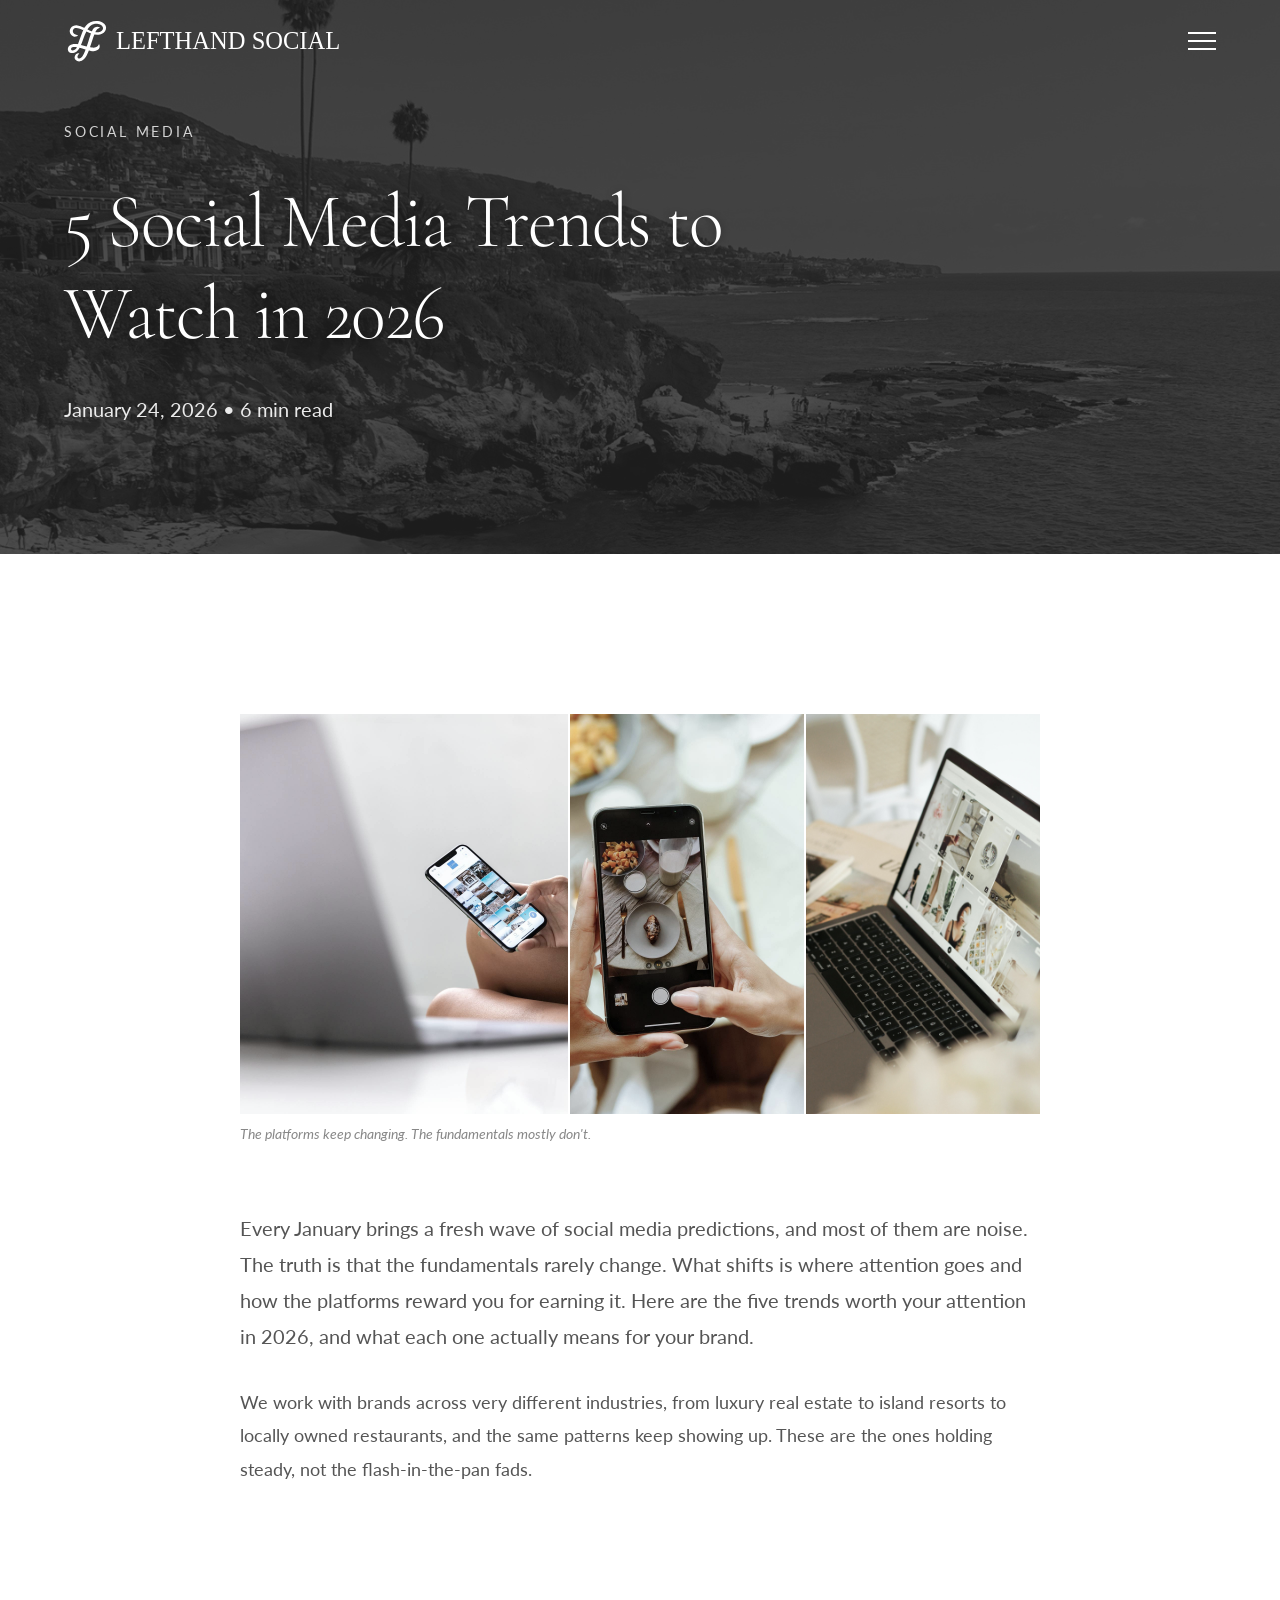
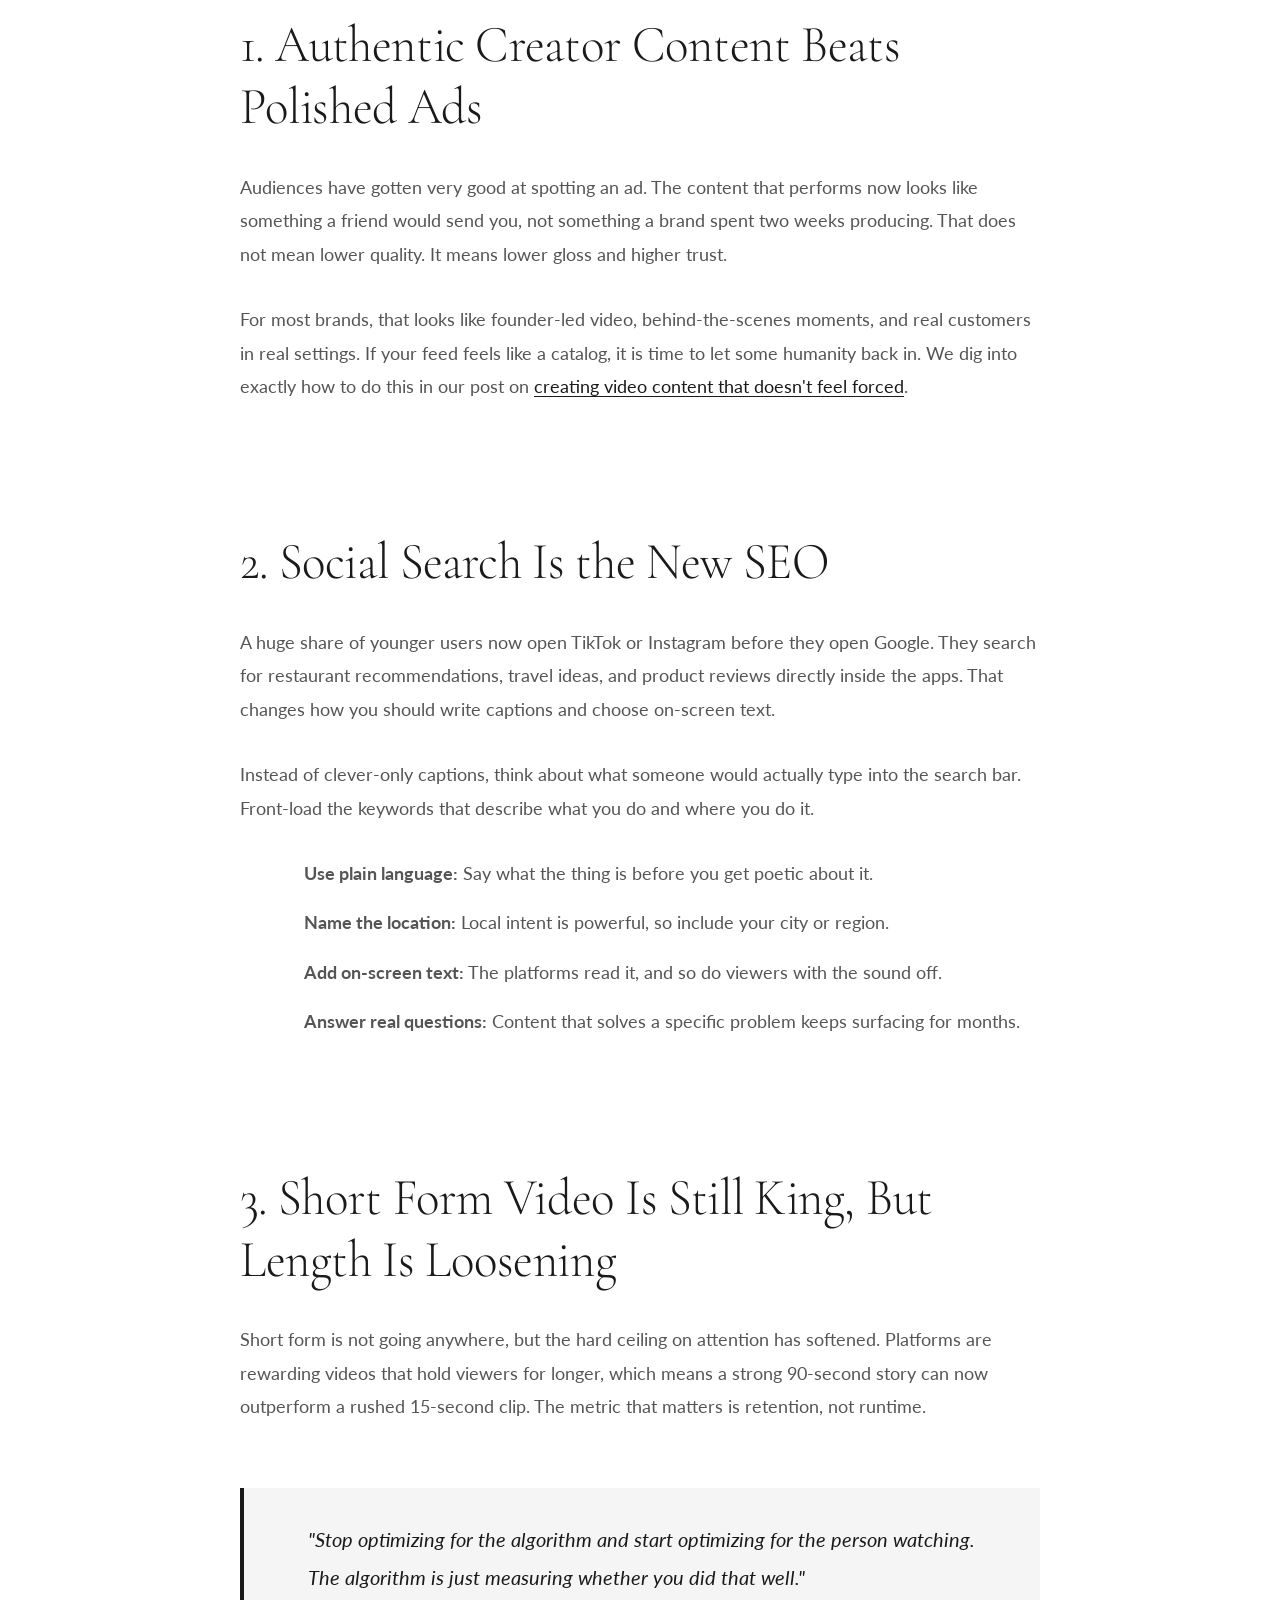
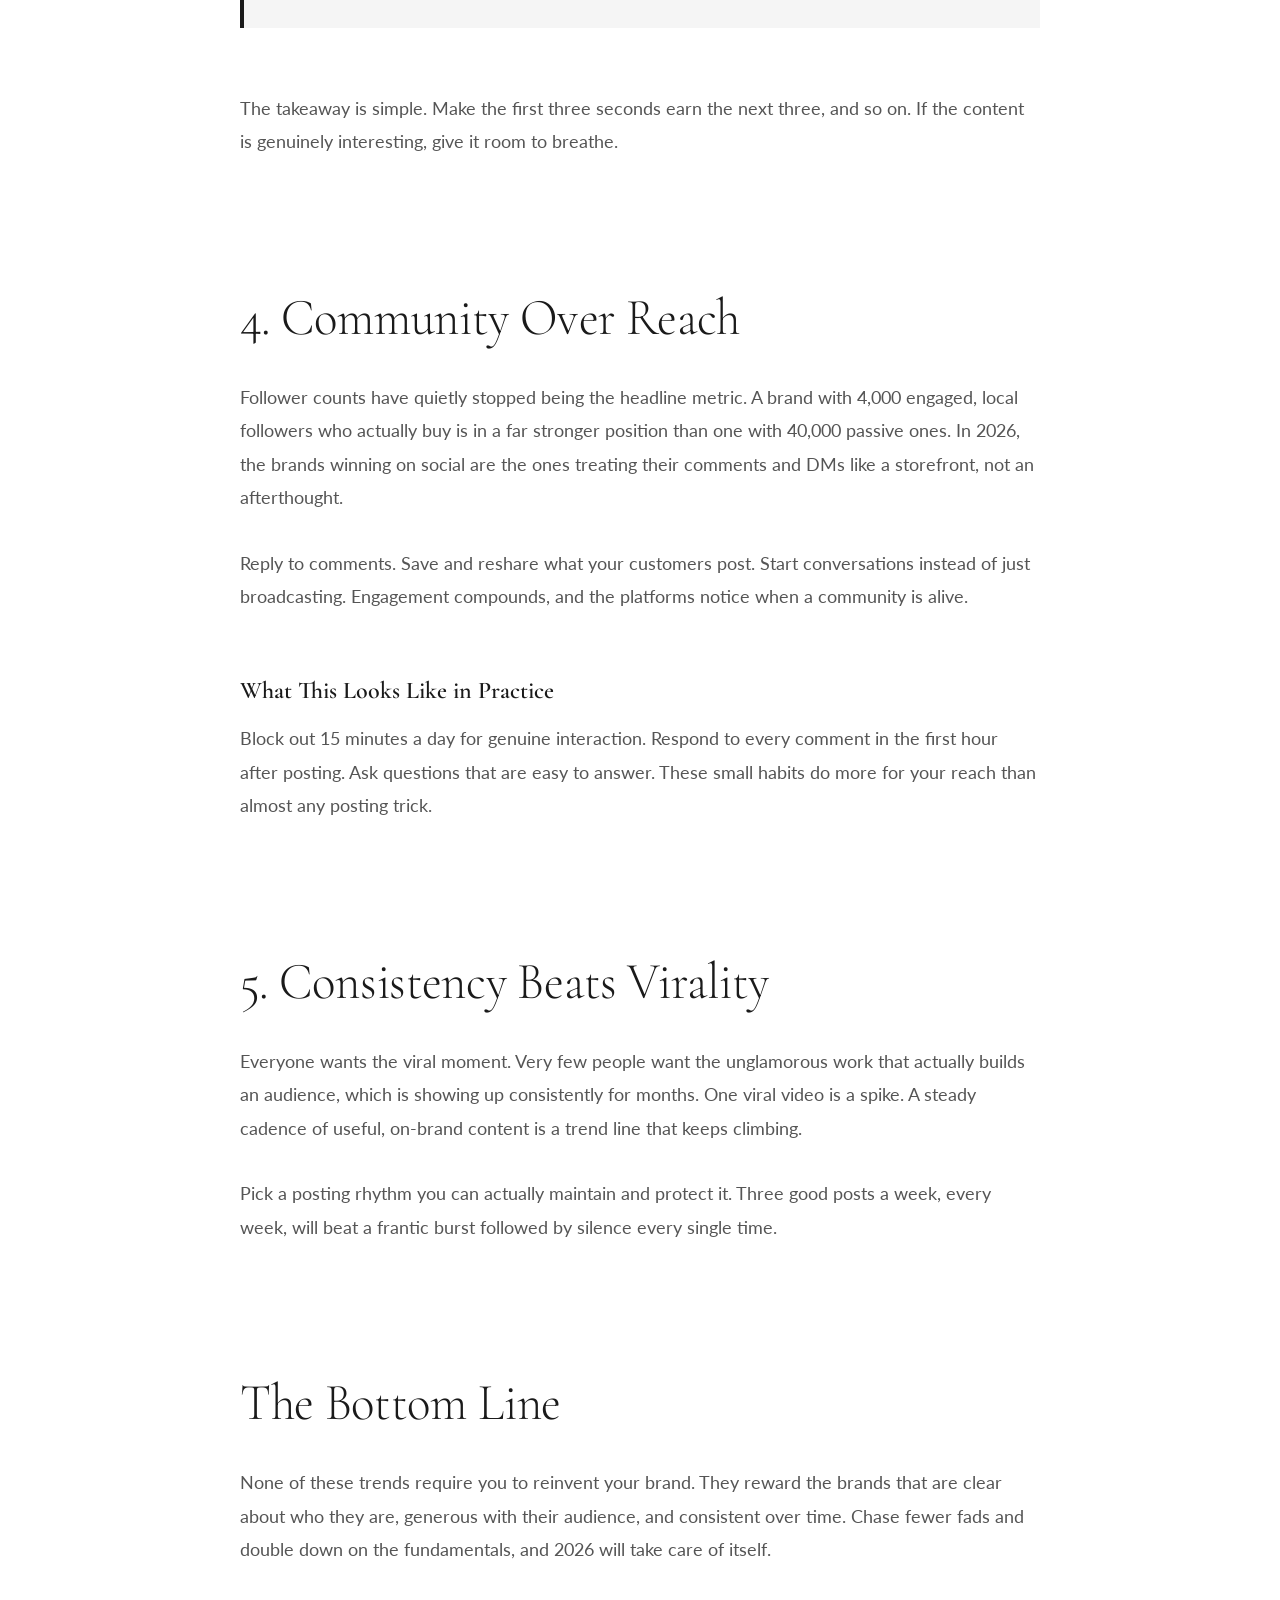
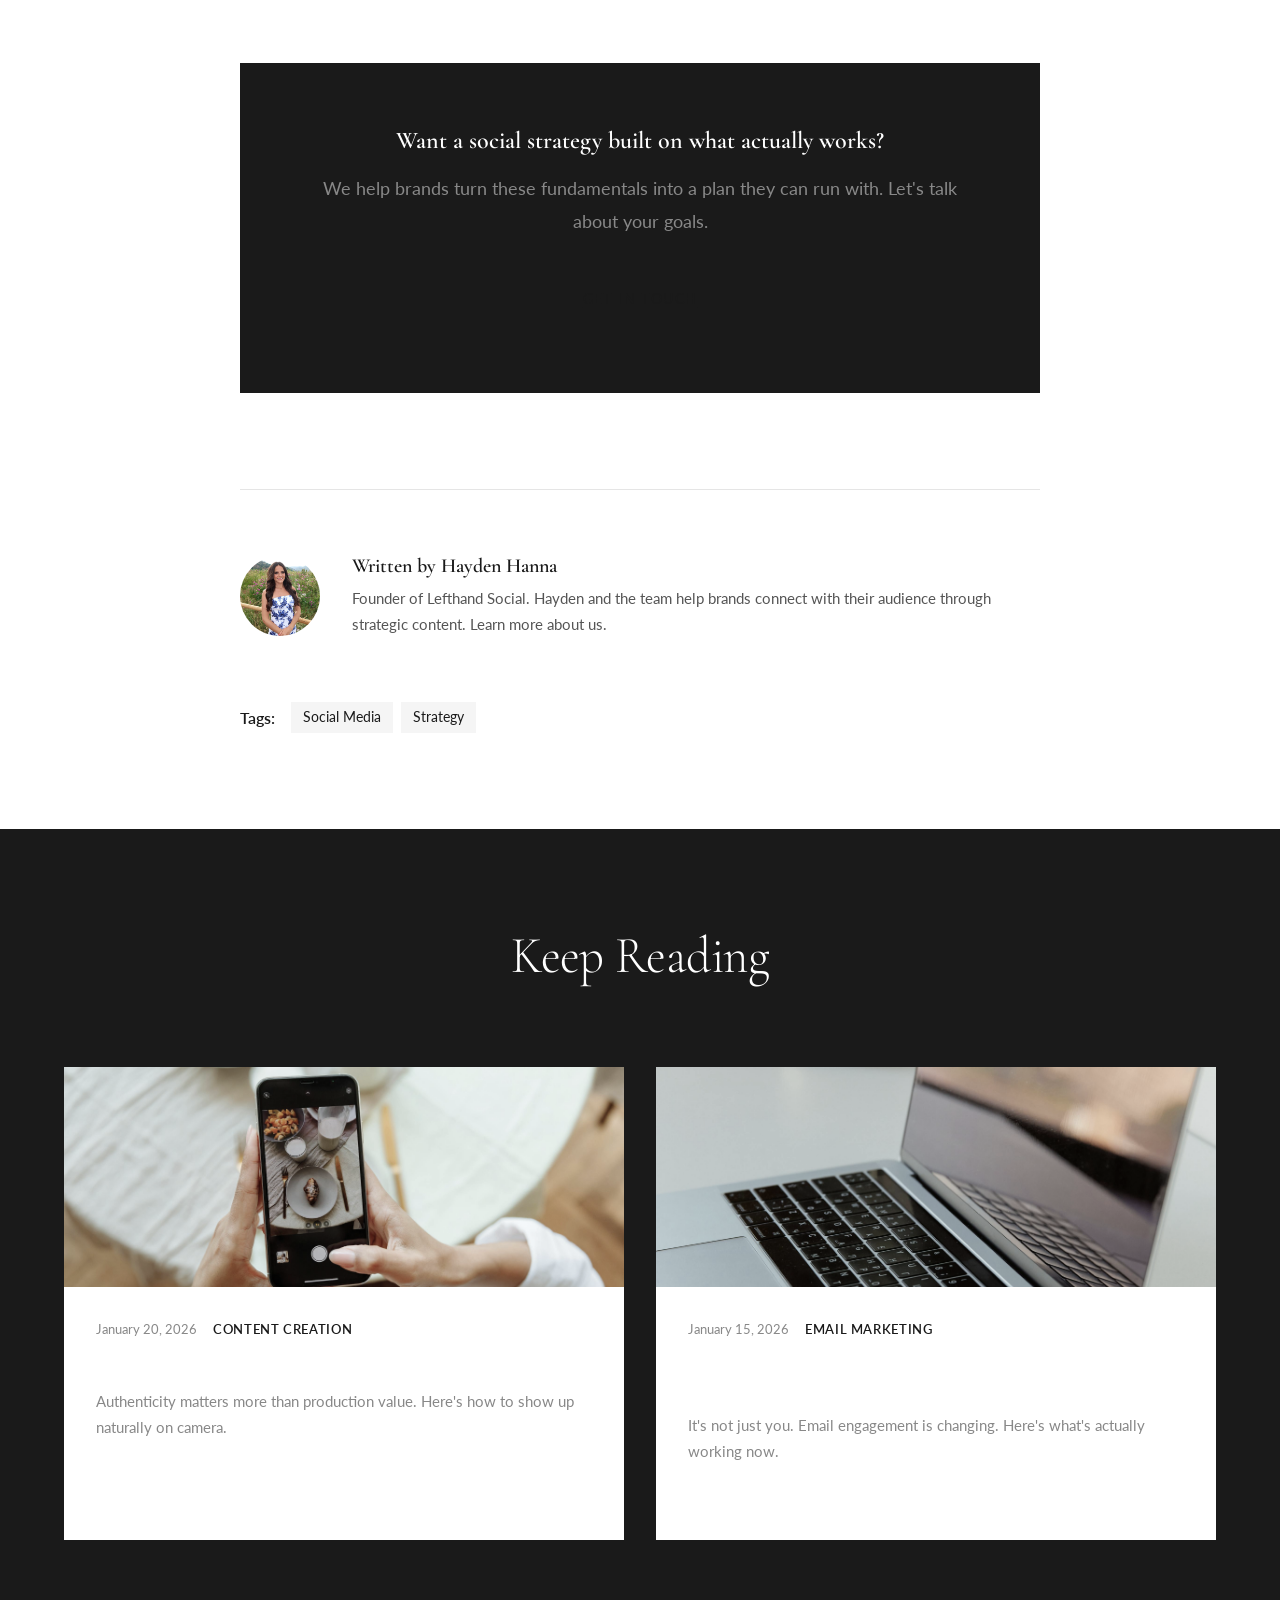
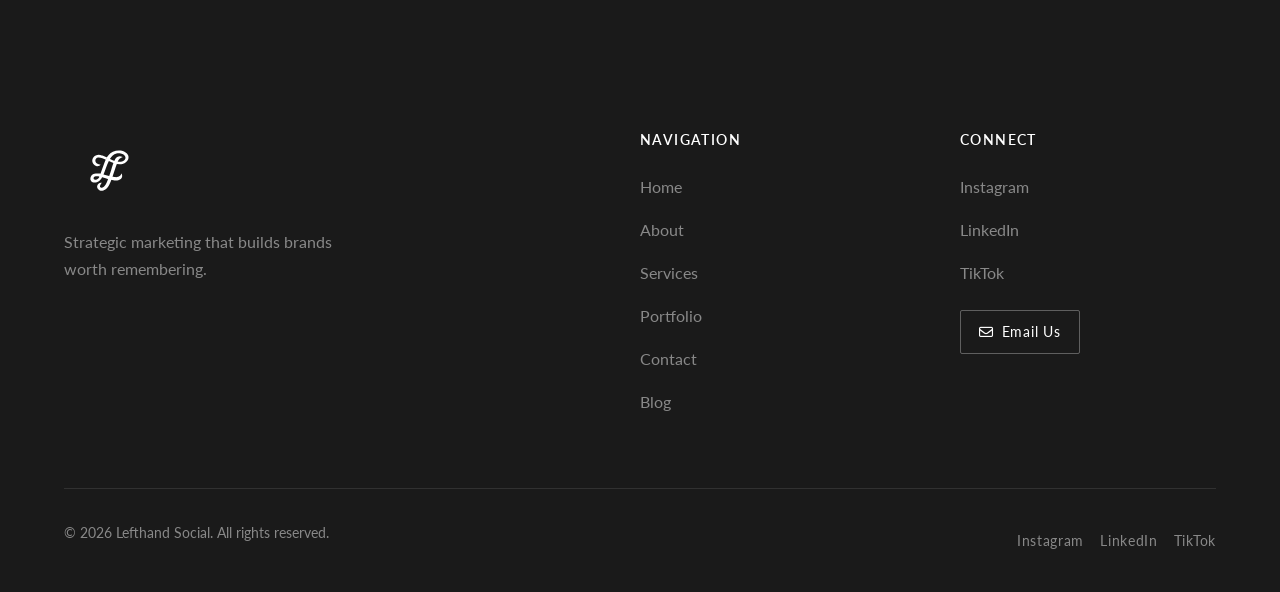
<file: blog/social-media-trends-2026.html>
<!DOCTYPE html>
<html lang="en">
<head>
  <meta charset="UTF-8">
  <meta name="viewport" content="width=device-width, initial-scale=1.0">

  <!-- SEO Meta Tags -->
  <title>5 Social Media Trends to Watch in 2026 | Lefthand Social</title>
  <meta name="description" content="The social media trends that actually matter in 2026, from authentic creator content to search-first captions. A practical guide for brands that want to grow.">
  <meta name="keywords" content="social media trends 2026, social media marketing, content strategy, Instagram trends, TikTok strategy, short form video, social media for small business">
  <meta name="author" content="Hayden Hanna">

  <!-- Open Graph / Facebook -->
  <meta property="og:type" content="article">
  <meta property="og:title" content="5 Social Media Trends to Watch in 2026">
  <meta property="og:description" content="The social media trends that actually matter in 2026, and how brands can use them to grow without chasing every fad.">
  <meta property="og:image" content="https://lefthandsocial.com/images/phone-app-hands.jpg">
  <meta property="og:url" content="https://lefthandsocial.com/blog/social-media-trends-2026.html">
  <meta property="og:site_name" content="Lefthand Social">

  <!-- Twitter Card -->
  <meta name="twitter:card" content="summary_large_image">
  <meta name="twitter:title" content="5 Social Media Trends to Watch in 2026">
  <meta name="twitter:description" content="The social media trends that actually matter in 2026, and how brands can use them to grow.">
  <meta name="twitter:image" content="https://lefthandsocial.com/images/phone-app-hands.jpg">

  <!-- Canonical URL -->
  <link rel="canonical" href="https://lefthandsocial.com/blog/social-media-trends-2026.html">

  <!-- Favicon -->
  <link rel="icon" type="image/png" sizes="32x32" href="../images/favicon.png">
  <link rel="icon" type="image/svg+xml" href="../images/favicon.svg">
  <link rel="apple-touch-icon" href="../images/favicon.png">

  <!-- Fonts -->
  <link rel="preconnect" href="https://fonts.googleapis.com">
  <link rel="preconnect" href="https://fonts.gstatic.com" crossorigin>
  <link href="https://fonts.googleapis.com/css2?family=Cormorant+Garamond:ital,wght@0,300;0,400;0,500;0,600;0,700;1,400;1,500&family=Lato:wght@300;400;700&display=swap" rel="stylesheet">

  <!-- Font Awesome -->
  <link rel="stylesheet" href="https://cdnjs.cloudflare.com/ajax/libs/font-awesome/6.5.1/css/all.min.css">

  <!-- Styles -->
  <link rel="stylesheet" href="../css/styles.css">

  <!-- Structured Data for SEO (JSON-LD) -->
  <script type="application/ld+json">
  {
    "@context": "https://schema.org",
    "@type": "BlogPosting",
    "headline": "5 Social Media Trends to Watch in 2026",
    "description": "The social media trends that actually matter in 2026, from authentic creator content to search-first captions.",
    "image": "https://lefthandsocial.com/images/phone-app-hands.jpg",
    "author": {
      "@type": "Person",
      "name": "Hayden Hanna",
      "url": "https://lefthandsocial.com/about.html"
    },
    "publisher": {
      "@type": "Organization",
      "name": "Lefthand Social",
      "logo": {
        "@type": "ImageObject",
        "url": "https://lefthandsocial.com/images/logo.svg"
      }
    },
    "datePublished": "2026-01-24",
    "dateModified": "2026-01-24",
    "mainEntityOfPage": {
      "@type": "WebPage",
      "@id": "https://lefthandsocial.com/blog/social-media-trends-2026.html"
    }
  }
  </script>
</head>
<body>
  <!-- Navigation -->
  <nav class="nav">
    <div class="container nav-container">
      <a href="/" class="nav-logo"><img src="../images/Lefthand Horiztonal Logo.svg" alt="Lefthand Social"></a>
      <div class="nav-toggle">
        <span></span>
        <span></span>
        <span></span>
      </div>
      <ul class="nav-links">
        <li><a href="/" class="nav-link">Home</a></li>
        <li><a href="/about" class="nav-link">About</a></li>
        <li><a href="/services" class="nav-link">Services</a></li>
        <li><a href="/portfolio" class="nav-link">Portfolio</a></li>
        <li><a href="/contact" class="nav-link">Contact</a></li>
        <li><a href="/blog" class="nav-link active">Blog</a></li>
      </ul>
    </div>
  </nav>

  <!-- Blog Post Hero -->
  <section class="hero hero-video" style="min-height: auto; padding-top: 120px; padding-bottom: var(--spacing-lg);">
    <img class="hero-image-bg" src="../images/Hero Background.jpg" alt="">
    <div class="hero-overlay"></div>
    <div class="container">
      <div class="hero-content fade-in">
        <p class="hero-tagline">Social Media</p>
        <h1>5 Social Media Trends to Watch in 2026</h1>
        <p class="hero-description">January 24, 2026 &bull; 6 min read</p>
      </div>
    </div>
  </section>

  <!-- Blog Post Content -->
  <article class="section blog-post">
    <div class="container">
      <div class="blog-post-container fade-in">

        <!-- Featured Cover (composite) -->
        <figure class="blog-post-image blog-post-cover">
          <div class="blog-cover">
            <img src="../images/phone-app-hands.jpg" alt="A person scrolling a social media app on their phone">
            <img src="../images/phone-photo-closeup.jpg" alt="Close-up of capturing content on a phone">
            <img src="../images/laptop-screen-images.jpg" alt="A laptop screen showing content">
          </div>
          <figcaption>The platforms keep changing. The fundamentals mostly don't.</figcaption>
        </figure>

        <!-- Post Content -->
        <div class="blog-post-content">

          <p class="text-large">Every January brings a fresh wave of social media predictions, and most of them are noise. The truth is that the fundamentals rarely change. What shifts is where attention goes and how the platforms reward you for earning it. Here are the five trends worth your attention in 2026, and what each one actually means for your brand.</p>

          <p>We work with brands across very different industries, from luxury real estate to island resorts to locally owned restaurants, and the same patterns keep showing up. These are the ones holding steady, not the flash-in-the-pan fads.</p>

          <h2>1. Authentic Creator Content Beats Polished Ads</h2>

          <p>Audiences have gotten very good at spotting an ad. The content that performs now looks like something a friend would send you, not something a brand spent two weeks producing. That does not mean lower quality. It means lower gloss and higher trust.</p>

          <p>For most brands, that looks like founder-led video, behind-the-scenes moments, and real customers in real settings. If your feed feels like a catalog, it is time to let some humanity back in. We dig into exactly how to do this in our post on <a href="/blog/authentic-video-content">creating video content that doesn't feel forced</a>.</p>

          <h2>2. Social Search Is the New SEO</h2>

          <p>A huge share of younger users now open TikTok or Instagram before they open Google. They search for restaurant recommendations, travel ideas, and product reviews directly inside the apps. That changes how you should write captions and choose on-screen text.</p>

          <p>Instead of clever-only captions, think about what someone would actually type into the search bar. Front-load the keywords that describe what you do and where you do it.</p>

          <ul>
            <li><strong>Use plain language:</strong> Say what the thing is before you get poetic about it.</li>
            <li><strong>Name the location:</strong> Local intent is powerful, so include your city or region.</li>
            <li><strong>Add on-screen text:</strong> The platforms read it, and so do viewers with the sound off.</li>
            <li><strong>Answer real questions:</strong> Content that solves a specific problem keeps surfacing for months.</li>
          </ul>

          <h2>3. Short Form Video Is Still King, But Length Is Loosening</h2>

          <p>Short form is not going anywhere, but the hard ceiling on attention has softened. Platforms are rewarding videos that hold viewers for longer, which means a strong 90-second story can now outperform a rushed 15-second clip. The metric that matters is retention, not runtime.</p>

          <blockquote>
            <p>"Stop optimizing for the algorithm and start optimizing for the person watching. The algorithm is just measuring whether you did that well."</p>
          </blockquote>

          <p>The takeaway is simple. Make the first three seconds earn the next three, and so on. If the content is genuinely interesting, give it room to breathe.</p>

          <h2>4. Community Over Reach</h2>

          <p>Follower counts have quietly stopped being the headline metric. A brand with 4,000 engaged, local followers who actually buy is in a far stronger position than one with 40,000 passive ones. In 2026, the brands winning on social are the ones treating their comments and DMs like a storefront, not an afterthought.</p>

          <p>Reply to comments. Save and reshare what your customers post. Start conversations instead of just broadcasting. Engagement compounds, and the platforms notice when a community is alive.</p>

          <h3>What This Looks Like in Practice</h3>

          <p>Block out 15 minutes a day for genuine interaction. Respond to every comment in the first hour after posting. Ask questions that are easy to answer. These small habits do more for your reach than almost any posting trick.</p>

          <h2>5. Consistency Beats Virality</h2>

          <p>Everyone wants the viral moment. Very few people want the unglamorous work that actually builds an audience, which is showing up consistently for months. One viral video is a spike. A steady cadence of useful, on-brand content is a trend line that keeps climbing.</p>

          <p>Pick a posting rhythm you can actually maintain and protect it. Three good posts a week, every week, will beat a frantic burst followed by silence every single time.</p>

          <h2>The Bottom Line</h2>

          <p>None of these trends require you to reinvent your brand. They reward the brands that are clear about who they are, generous with their audience, and consistent over time. Chase fewer fads and double down on the fundamentals, and 2026 will take care of itself.</p>

          <!-- Call to Action -->
          <div class="blog-post-cta">
            <h3>Want a social strategy built on what actually works?</h3>
            <p>We help brands turn these fundamentals into a plan they can run with. Let's talk about your goals.</p>
            <a href="/contact" class="btn btn-primary">Get in Touch</a>
          </div>

        </div>

        <!-- Author Bio -->
        <div class="blog-post-author">
          <a href="/about" class="blog-post-author-avatar"><img src="../images/Vertical Headshot.jpg" alt="Hayden Hanna"></a>
          <div>
            <h4>Written by <a href="/about">Hayden Hanna</a></h4>
            <p>Founder of Lefthand Social. Hayden and the team help brands connect with their audience through strategic content. <a href="/about">Learn more about us</a>.</p>
          </div>
        </div>

        <!-- Tags -->
        <div class="blog-post-tags">
          <span>Tags:</span>
          <a href="/blog?tag=social-media">Social Media</a>
          <a href="/blog?tag=strategy">Strategy</a>
        </div>

      </div>
    </div>
  </article>

  <!-- Related Posts -->
  <section class="section section-dark">
    <div class="container">
      <div class="text-center mb-lg fade-in">
        <h2>Keep Reading</h2>
      </div>
      <div class="blog-grid fade-in">
        <article class="blog-card">
          <div class="blog-card-image">
            <img src="../images/phone-photo-closeup.jpg" alt="Close-up of hands holding a phone capturing content">
          </div>
          <div class="blog-card-content">
            <div class="blog-card-meta">
              <span class="blog-card-date">January 20, 2026</span>
              <span class="blog-card-tag">Content Creation</span>
            </div>
            <h3>Creating Video Content That Doesn't Feel Forced</h3>
            <p>Authenticity matters more than production value. Here's how to show up naturally on camera.</p>
            <a href="/blog/authentic-video-content" class="blog-card-link">Read More <i class="fas fa-arrow-right"></i></a>
          </div>
        </article>
        <article class="blog-card">
          <div class="blog-card-image">
            <img src="../images/workspace-laptop-white-desk.jpg" alt="Laptop on a clean desk in soft natural light">
          </div>
          <div class="blog-card-content">
            <div class="blog-card-meta">
              <span class="blog-card-date">January 15, 2026</span>
              <span class="blog-card-tag">Email Marketing</span>
            </div>
            <h3>Why Your Email Open Rates Are Dropping (And How to Fix It)</h3>
            <p>It's not just you. Email engagement is changing. Here's what's actually working now.</p>
            <a href="/blog/email-open-rates" class="blog-card-link">Read More <i class="fas fa-arrow-right"></i></a>
          </div>
        </article>
      </div>
    </div>
  </section>

  <!-- Footer -->
  <footer class="footer">
    <div class="container">
      <div class="footer-grid">
        <div>
          <div class="footer-logo"><img src="../images/logo-white.svg" alt="Lefthand Social"></div>
          <p class="footer-description">Strategic marketing that builds brands worth remembering.</p>
        </div>
        <div>
          <h4>Navigation</h4>
          <ul class="footer-links">
            <li><a href="/">Home</a></li>
            <li><a href="/about">About</a></li>
            <li><a href="/services">Services</a></li>
            <li><a href="/portfolio">Portfolio</a></li>
            <li><a href="/contact">Contact</a></li>
            <li><a href="/blog">Blog</a></li>
          </ul>
        </div>
        <div>
          <h4>Connect</h4>
          <ul class="footer-links">
            <li><a href="https://instagram.com/lefthandsocial" target="_blank">Instagram</a></li>
            <li><a href="https://www.linkedin.com/company/lefthand-social/" target="_blank">LinkedIn</a></li>
            <li><a href="https://tiktok.com/@lefthandsocial" target="_blank">TikTok</a></li>
          </ul>
          <a href="mailto:hello@lefthandsocial.com" class="footer-email-btn"><i class="fa-regular fa-envelope"></i> Email Us</a>
        </div>
      </div>
      <div class="footer-bottom">
        <p class="footer-copyright">&copy; 2026 Lefthand Social. All rights reserved.</p>
        <div class="footer-social">
          <a href="https://instagram.com/lefthandsocial" target="_blank">Instagram</a>
          <a href="https://www.linkedin.com/company/lefthand-social/" target="_blank">LinkedIn</a>
          <a href="https://tiktok.com/@lefthandsocial" target="_blank">TikTok</a>
        </div>
      </div>
    </div>
  </footer>

  <script src="../js/main.js"></script>
</body>
</html>
</file>
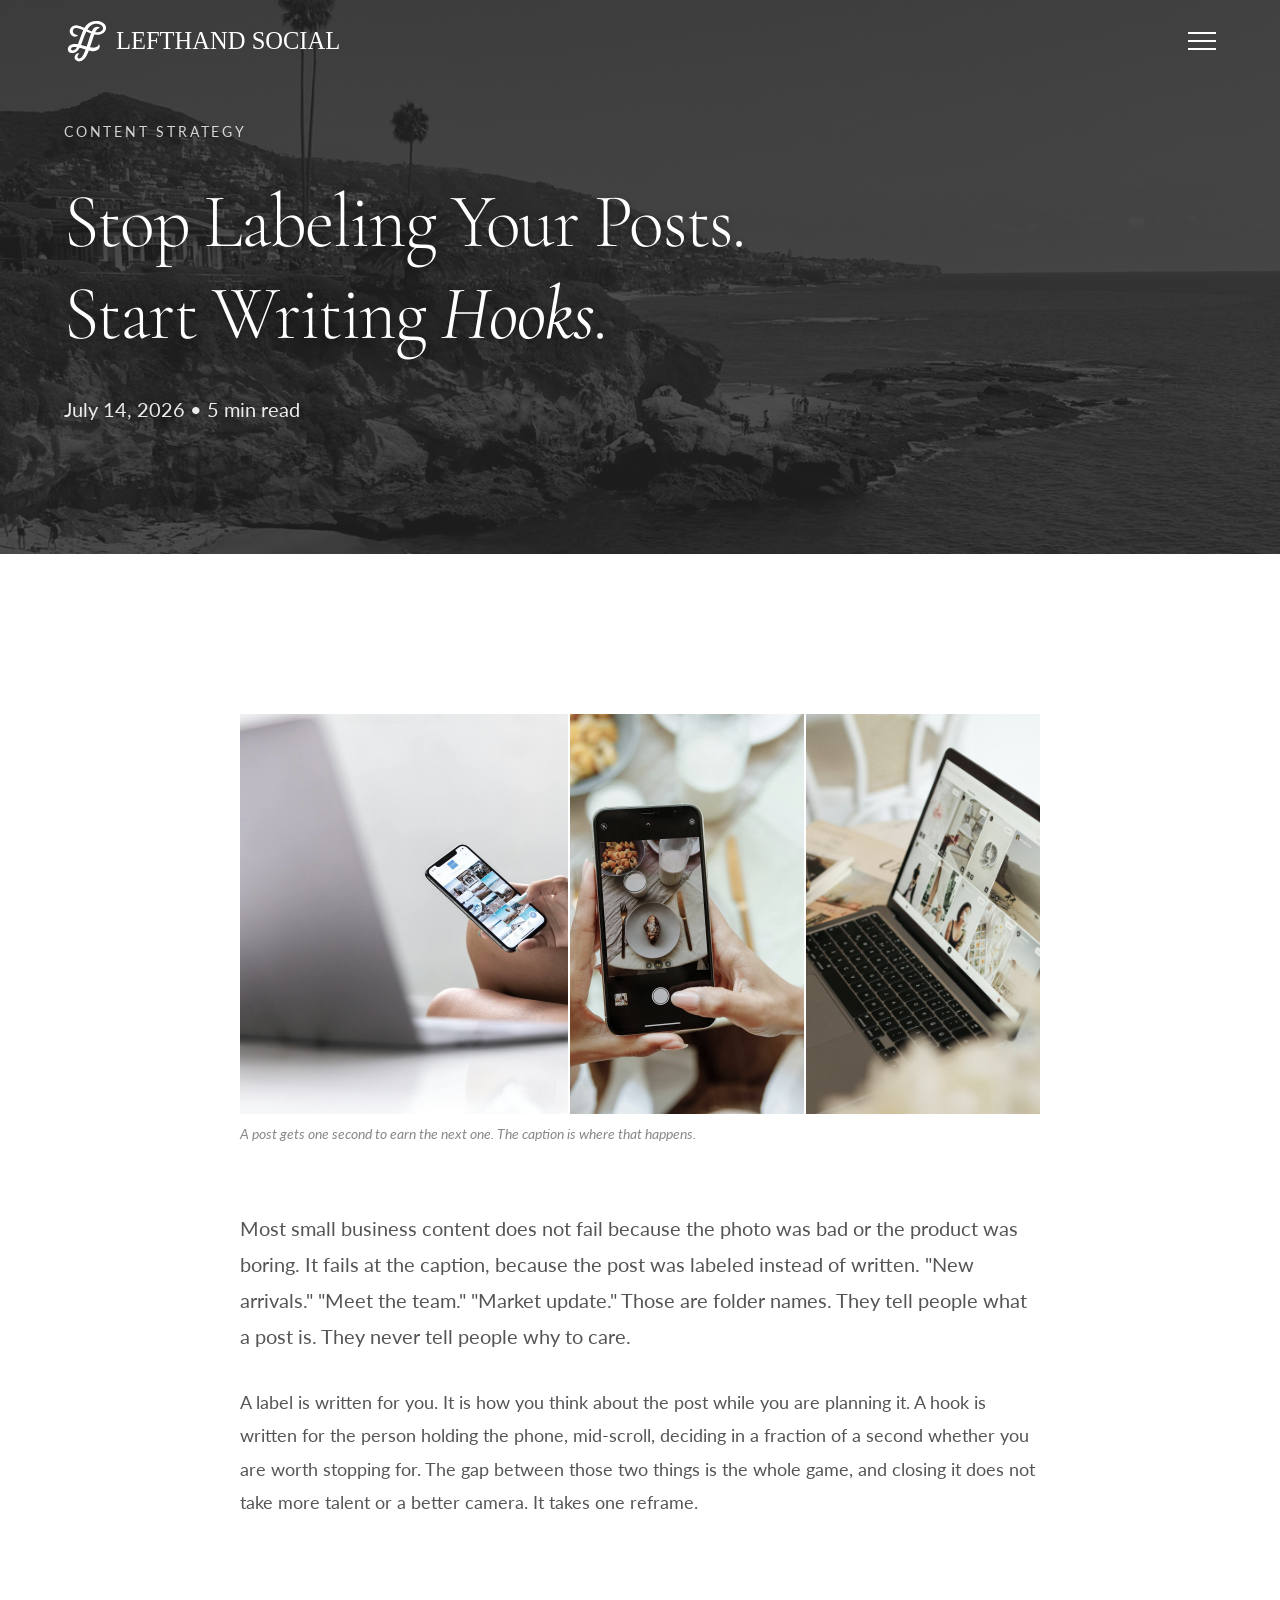
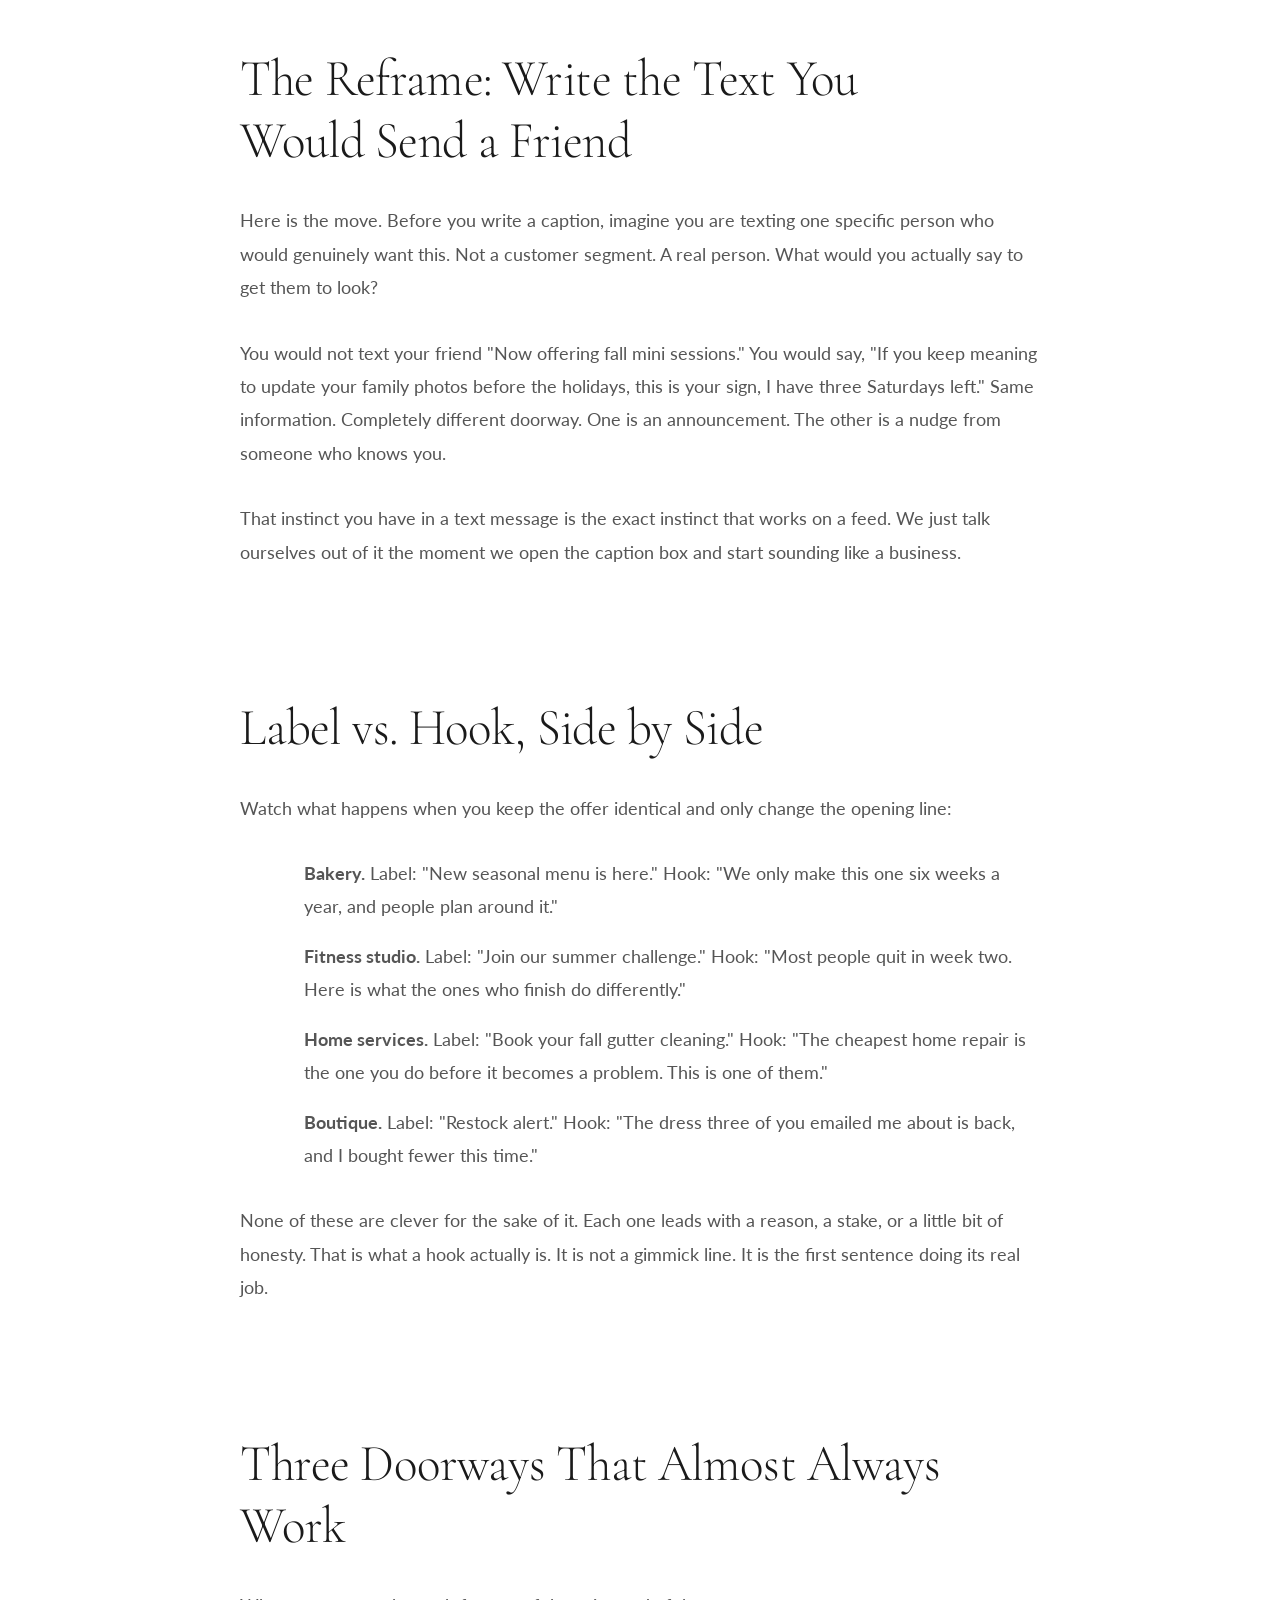
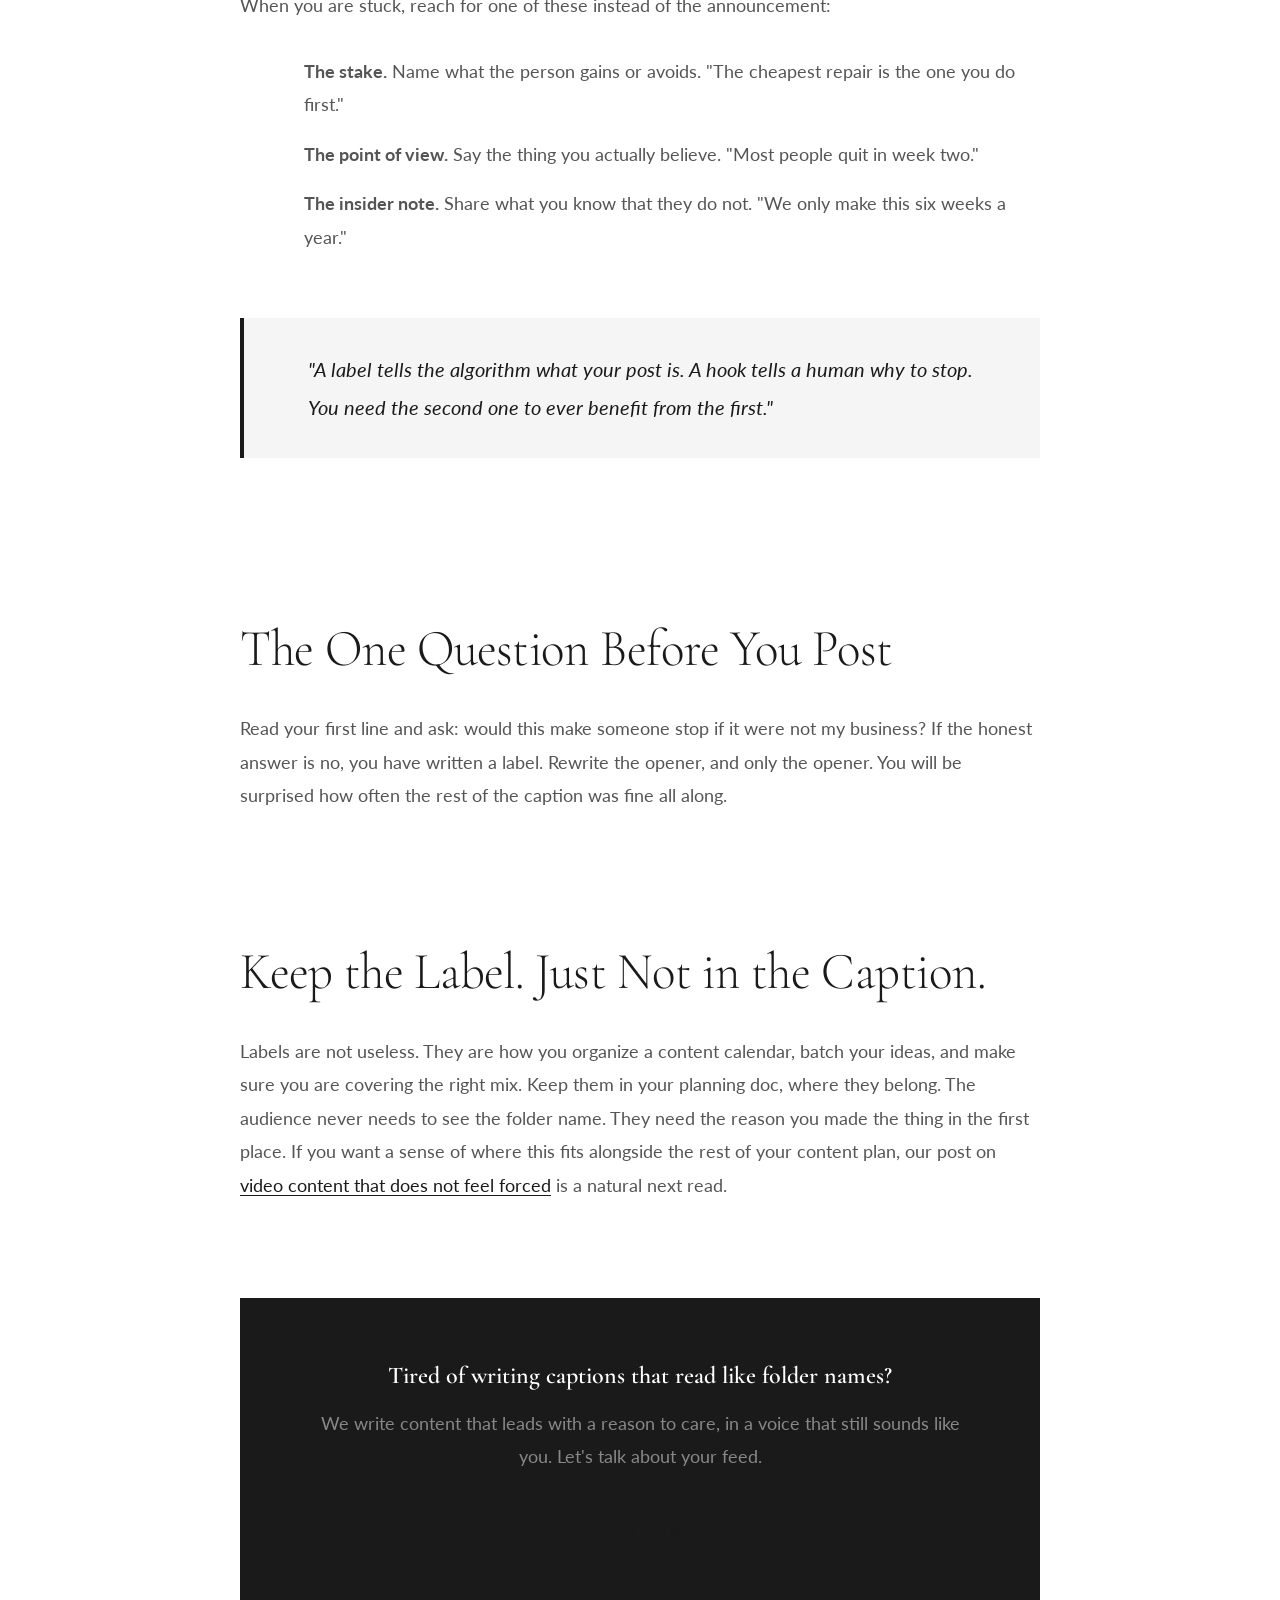
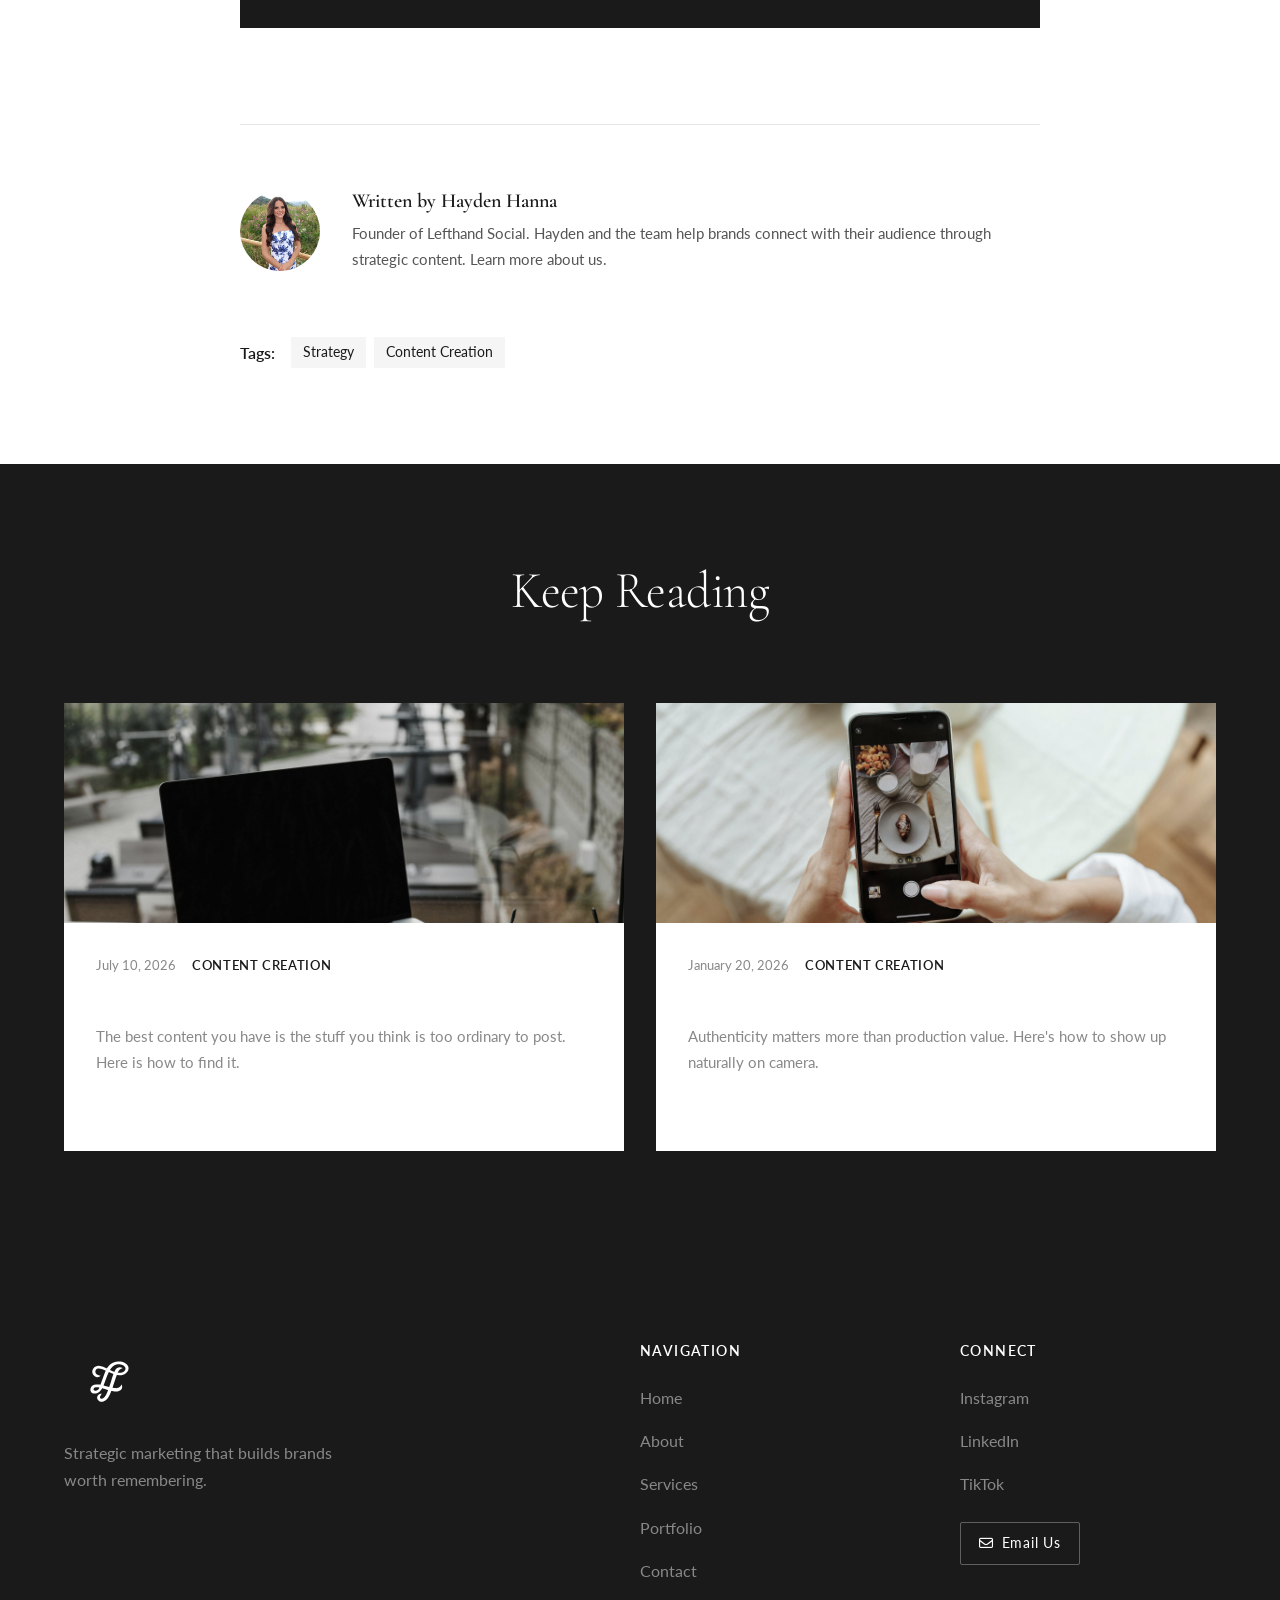
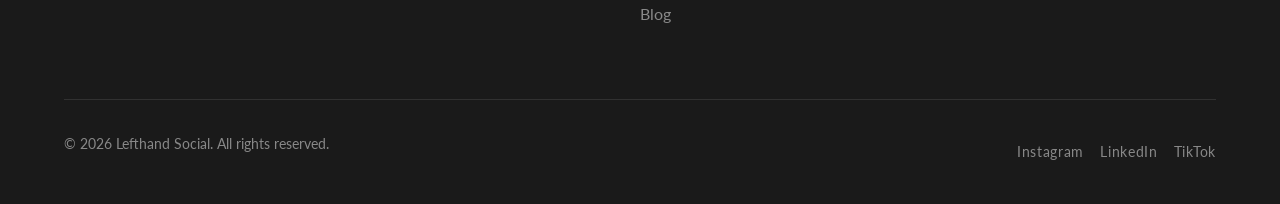
<file: blog/stop-labeling-start-hooking.html>
<!DOCTYPE html>
<html lang="en">
<head>
  <meta charset="UTF-8">
  <meta name="viewport" content="width=device-width, initial-scale=1.0">

  <!-- SEO Meta Tags -->
  <title>Stop Labeling Your Posts. Start Writing Hooks. | Lefthand Social</title>
  <meta name="description" content="Most small business posts die at the caption because they were labeled instead of written. Here is the reframe that turns a flat announcement into a hook people actually stop for.">
  <meta name="keywords" content="social media hooks, caption writing, content strategy, small business marketing, how to write captions, scroll stopping content">
  <meta name="author" content="Hayden Hanna">

  <!-- Open Graph / Facebook -->
  <meta property="og:type" content="article">
  <meta property="og:title" content="Stop Labeling Your Posts. Start Writing Hooks.">
  <meta property="og:description" content="The reframe that turns a flat announcement into a hook people actually stop for.">
  <meta property="og:image" content="https://lefthandsocial.com/images/phone-app-hands.jpg">
  <meta property="og:url" content="https://lefthandsocial.com/blog/stop-labeling-start-hooking.html">
  <meta property="og:site_name" content="Lefthand Social">

  <!-- Twitter Card -->
  <meta name="twitter:card" content="summary_large_image">
  <meta name="twitter:title" content="Stop Labeling Your Posts. Start Writing Hooks.">
  <meta name="twitter:description" content="The reframe that turns a flat announcement into a hook people actually stop for.">
  <meta name="twitter:image" content="https://lefthandsocial.com/images/phone-app-hands.jpg">

  <!-- Canonical URL -->
  <link rel="canonical" href="https://lefthandsocial.com/blog/stop-labeling-start-hooking.html">

  <!-- Favicon -->
  <link rel="icon" type="image/png" sizes="32x32" href="../images/favicon.png">
  <link rel="icon" type="image/svg+xml" href="../images/favicon.svg">
  <link rel="apple-touch-icon" href="../images/favicon.png">

  <!-- Fonts -->
  <link rel="preconnect" href="https://fonts.googleapis.com">
  <link rel="preconnect" href="https://fonts.gstatic.com" crossorigin>
  <link href="https://fonts.googleapis.com/css2?family=Cormorant+Garamond:ital,wght@0,300;0,400;0,500;0,600;0,700;1,400;1,500&family=Lato:wght@300;400;700&display=swap" rel="stylesheet">

  <!-- Font Awesome -->
  <link rel="stylesheet" href="https://cdnjs.cloudflare.com/ajax/libs/font-awesome/6.5.1/css/all.min.css">

  <!-- Styles -->
  <link rel="stylesheet" href="../css/styles.css">

  <!-- Structured Data for SEO (JSON-LD) -->
  <script type="application/ld+json">
  {
    "@context": "https://schema.org",
    "@type": "BlogPosting",
    "headline": "Stop Labeling Your Posts. Start Writing Hooks.",
    "description": "The reframe that turns a flat announcement into a hook people actually stop for.",
    "image": "https://lefthandsocial.com/images/phone-app-hands.jpg",
    "author": {
      "@type": "Person",
      "name": "Hayden Hanna",
      "url": "https://lefthandsocial.com/about.html"
    },
    "publisher": {
      "@type": "Organization",
      "name": "Lefthand Social",
      "logo": {
        "@type": "ImageObject",
        "url": "https://lefthandsocial.com/images/logo.svg"
      }
    },
    "datePublished": "2026-07-14",
    "dateModified": "2026-07-14",
    "mainEntityOfPage": {
      "@type": "WebPage",
      "@id": "https://lefthandsocial.com/blog/stop-labeling-start-hooking.html"
    }
  }
  </script>
</head>
<body>
  <!-- Navigation -->
  <nav class="nav">
    <div class="container nav-container">
      <a href="/" class="nav-logo"><img src="../images/Lefthand Horiztonal Logo.svg" alt="Lefthand Social"></a>
      <div class="nav-toggle">
        <span></span>
        <span></span>
        <span></span>
      </div>
      <ul class="nav-links">
        <li><a href="/" class="nav-link">Home</a></li>
        <li><a href="/about" class="nav-link">About</a></li>
        <li><a href="/services" class="nav-link">Services</a></li>
        <li><a href="/portfolio" class="nav-link">Portfolio</a></li>
        <li><a href="/contact" class="nav-link">Contact</a></li>
        <li><a href="/blog" class="nav-link active">Blog</a></li>
      </ul>
    </div>
  </nav>

  <!-- Blog Post Hero -->
  <section class="hero hero-video" style="min-height: auto; padding-top: 120px; padding-bottom: var(--spacing-lg);">
    <img class="hero-image-bg" src="../images/Hero Background.jpg" alt="">
    <div class="hero-overlay"></div>
    <div class="container">
      <div class="hero-content fade-in">
        <p class="hero-tagline">Content Strategy</p>
        <h1>Stop Labeling Your Posts. Start Writing <em>Hooks</em>.</h1>
        <p class="hero-description">July 14, 2026 &bull; 5 min read</p>
      </div>
    </div>
  </section>

  <!-- Blog Post Content -->
  <article class="section blog-post">
    <div class="container">
      <div class="blog-post-container fade-in">

        <!-- Featured Cover (composite) -->
        <figure class="blog-post-image blog-post-cover">
          <div class="blog-cover">
            <img src="../images/phone-app-hands.jpg" alt="A person scrolling a social media feed on their phone">
            <img src="../images/phone-photo-closeup.jpg" alt="Close-up of a phone capturing content">
            <img src="../images/laptop-screen-images.jpg" alt="A laptop screen showing content being planned">
          </div>
          <figcaption>A post gets one second to earn the next one. The caption is where that happens.</figcaption>
        </figure>

        <!-- Post Content -->
        <div class="blog-post-content">

          <p class="text-large">Most small business content does not fail because the photo was bad or the product was boring. It fails at the caption, because the post was labeled instead of written. "New arrivals." "Meet the team." "Market update." Those are folder names. They tell people what a post is. They never tell people why to care.</p>

          <p>A label is written for you. It is how you think about the post while you are planning it. A hook is written for the person holding the phone, mid-scroll, deciding in a fraction of a second whether you are worth stopping for. The gap between those two things is the whole game, and closing it does not take more talent or a better camera. It takes one reframe.</p>

          <h2>The Reframe: Write the Text You Would Send a Friend</h2>

          <p>Here is the move. Before you write a caption, imagine you are texting one specific person who would genuinely want this. Not a customer segment. A real person. What would you actually say to get them to look?</p>

          <p>You would not text your friend "Now offering fall mini sessions." You would say, "If you keep meaning to update your family photos before the holidays, this is your sign, I have three Saturdays left." Same information. Completely different doorway. One is an announcement. The other is a nudge from someone who knows you.</p>

          <p>That instinct you have in a text message is the exact instinct that works on a feed. We just talk ourselves out of it the moment we open the caption box and start sounding like a business.</p>

          <h2>Label vs. Hook, Side by Side</h2>

          <p>Watch what happens when you keep the offer identical and only change the opening line:</p>

          <ul>
            <li><strong>Bakery.</strong> Label: "New seasonal menu is here." Hook: "We only make this one six weeks a year, and people plan around it."</li>
            <li><strong>Fitness studio.</strong> Label: "Join our summer challenge." Hook: "Most people quit in week two. Here is what the ones who finish do differently."</li>
            <li><strong>Home services.</strong> Label: "Book your fall gutter cleaning." Hook: "The cheapest home repair is the one you do before it becomes a problem. This is one of them."</li>
            <li><strong>Boutique.</strong> Label: "Restock alert." Hook: "The dress three of you emailed me about is back, and I bought fewer this time."</li>
          </ul>

          <p>None of these are clever for the sake of it. Each one leads with a reason, a stake, or a little bit of honesty. That is what a hook actually is. It is not a gimmick line. It is the first sentence doing its real job.</p>

          <h2>Three Doorways That Almost Always Work</h2>

          <p>When you are stuck, reach for one of these instead of the announcement:</p>

          <ol>
            <li><strong>The stake.</strong> Name what the person gains or avoids. "The cheapest repair is the one you do first."</li>
            <li><strong>The point of view.</strong> Say the thing you actually believe. "Most people quit in week two."</li>
            <li><strong>The insider note.</strong> Share what you know that they do not. "We only make this six weeks a year."</li>
          </ol>

          <blockquote>
            <p>"A label tells the algorithm what your post is. A hook tells a human why to stop. You need the second one to ever benefit from the first."</p>
          </blockquote>

          <h2>The One Question Before You Post</h2>

          <p>Read your first line and ask: would this make someone stop if it were not my business? If the honest answer is no, you have written a label. Rewrite the opener, and only the opener. You will be surprised how often the rest of the caption was fine all along.</p>

          <h2>Keep the Label. Just Not in the Caption.</h2>

          <p>Labels are not useless. They are how you organize a content calendar, batch your ideas, and make sure you are covering the right mix. Keep them in your planning doc, where they belong. The audience never needs to see the folder name. They need the reason you made the thing in the first place. If you want a sense of where this fits alongside the rest of your content plan, our post on <a href="/blog/authentic-video-content">video content that does not feel forced</a> is a natural next read.</p>

          <!-- Call to Action -->
          <div class="blog-post-cta">
            <h3>Tired of writing captions that read like folder names?</h3>
            <p>We write content that leads with a reason to care, in a voice that still sounds like you. Let's talk about your feed.</p>
            <a href="/contact" class="btn btn-primary">Get in Touch</a>
          </div>

        </div>

        <!-- Author Bio -->
        <div class="blog-post-author">
          <a href="/about" class="blog-post-author-avatar"><img src="../images/Vertical Headshot.jpg" alt="Hayden Hanna"></a>
          <div>
            <h4>Written by <a href="/about">Hayden Hanna</a></h4>
            <p>Founder of Lefthand Social. Hayden and the team help brands connect with their audience through strategic content. <a href="/about">Learn more about us</a>.</p>
          </div>
        </div>

        <!-- Tags -->
        <div class="blog-post-tags">
          <span>Tags:</span>
          <a href="/blog?tag=strategy">Strategy</a>
          <a href="/blog?tag=content-creation">Content Creation</a>
        </div>

      </div>
    </div>
  </article>

  <!-- Related Posts -->
  <section class="section section-dark">
    <div class="container">
      <div class="text-center mb-lg fade-in">
        <h2>Keep Reading</h2>
      </div>
      <div class="blog-grid fade-in">
        <article class="blog-card">
          <div class="blog-card-image">
            <img src="../images/workspace-wooden-table.jpg" alt="A warm, styled workspace on a wooden table">
          </div>
          <div class="blog-card-content">
            <div class="blog-card-meta">
              <span class="blog-card-date">July 10, 2026</span>
              <span class="blog-card-tag">Content Creation</span>
            </div>
            <h3>Your Business Is More Interesting Than Your Feed</h3>
            <p>The best content you have is the stuff you think is too ordinary to post. Here is how to find it.</p>
            <a href="/blog/business-more-interesting-than-feed" class="blog-card-link">Read More <i class="fas fa-arrow-right"></i></a>
          </div>
        </article>
        <article class="blog-card">
          <div class="blog-card-image">
            <img src="../images/phone-photo-closeup.jpg" alt="Close-up of hands holding a phone capturing content">
          </div>
          <div class="blog-card-content">
            <div class="blog-card-meta">
              <span class="blog-card-date">January 20, 2026</span>
              <span class="blog-card-tag">Content Creation</span>
            </div>
            <h3>Creating Video Content That Doesn't Feel Forced</h3>
            <p>Authenticity matters more than production value. Here's how to show up naturally on camera.</p>
            <a href="/blog/authentic-video-content" class="blog-card-link">Read More <i class="fas fa-arrow-right"></i></a>
          </div>
        </article>
      </div>
    </div>
  </section>

  <!-- Footer -->
  <footer class="footer">
    <div class="container">
      <div class="footer-grid">
        <div>
          <div class="footer-logo"><img src="../images/logo-white.svg" alt="Lefthand Social"></div>
          <p class="footer-description">Strategic marketing that builds brands worth remembering.</p>
        </div>
        <div>
          <h4>Navigation</h4>
          <ul class="footer-links">
            <li><a href="/">Home</a></li>
            <li><a href="/about">About</a></li>
            <li><a href="/services">Services</a></li>
            <li><a href="/portfolio">Portfolio</a></li>
            <li><a href="/contact">Contact</a></li>
            <li><a href="/blog">Blog</a></li>
          </ul>
        </div>
        <div>
          <h4>Connect</h4>
          <ul class="footer-links">
            <li><a href="https://instagram.com/lefthandsocial" target="_blank">Instagram</a></li>
            <li><a href="https://www.linkedin.com/company/lefthand-social/" target="_blank">LinkedIn</a></li>
            <li><a href="https://tiktok.com/@lefthandsocial" target="_blank">TikTok</a></li>
          </ul>
          <a href="mailto:hello@lefthandsocial.com" class="footer-email-btn"><i class="fa-regular fa-envelope"></i> Email Us</a>
        </div>
      </div>
      <div class="footer-bottom">
        <p class="footer-copyright">&copy; 2026 Lefthand Social. All rights reserved.</p>
        <div class="footer-social">
          <a href="https://instagram.com/lefthandsocial" target="_blank">Instagram</a>
          <a href="https://www.linkedin.com/company/lefthand-social/" target="_blank">LinkedIn</a>
          <a href="https://tiktok.com/@lefthandsocial" target="_blank">TikTok</a>
        </div>
      </div>
    </div>
  </footer>

  <script src="../js/main.js"></script>
</body>
</html>
</file>
<file: css/styles.css>
/* =================================
   LEFTHAND SOCIAL - STYLES
   ================================= */

/* --- CSS Variables --- */
:root {
  /* Colors - Clean black & white with accent */
  --color-dark: #1a1a1a;
  --color-dark-light: #2d2d2d;
  --color-cream: #ffffff;
  --color-cream-dark: #f5f5f5;
  --color-white: #ffffff;
  --color-gray: #555555;
  --color-gray-light: #888888;
  --color-accent: #7B1E3B;
  --color-accent-secondary: #9d1b59;

  /* Typography */
  --font-heading: 'Cormorant Garamond', Georgia, serif;
  --font-display: 'Cormorant Garamond', Georgia, serif;
  --font-display-italic: 'Cormorant Garamond', Georgia, serif;
  --font-body: 'Lato', -apple-system, BlinkMacSystemFont, sans-serif;

  /* Spacing */
  --spacing-xs: 0.5rem;
  --spacing-sm: 1rem;
  --spacing-md: 2rem;
  --spacing-lg: 4rem;
  --spacing-xl: 6rem;
  --spacing-xxl: 8rem;

  /* Transitions */
  --transition-fast: 0.2s ease;
  --transition-medium: 0.4s ease;
  --transition-slow: 0.6s ease;

  /* Container */
  --container-max: 1200px;
  --container-padding: 1.5rem;
}

/* --- Reset & Base --- */
*, *::before, *::after {
  box-sizing: border-box;
  margin: 0;
  padding: 0;
}

html {
  scroll-behavior: smooth;
  font-size: 16px;
  overflow-x: hidden;
}

body {
  font-family: var(--font-body);
  font-size: 1rem;
  line-height: 1.7;
  color: var(--color-dark);
  background-color: transparent;
  -webkit-font-smoothing: antialiased;
  -moz-osx-font-smoothing: grayscale;
  overflow-x: hidden;
}

img {
  max-width: 100%;
  height: auto;
  display: block;
}

a {
  color: inherit;
  text-decoration: none;
  transition: var(--transition-fast);
}

ul, ol {
  list-style: none;
}

/* --- Typography --- */
h1, h2, h3, h4, h5, h6 {
  font-family: var(--font-heading);
  font-weight: 400;
  line-height: 1.2;
  margin-bottom: var(--spacing-sm);
}

h1 {
  font-family: var(--font-display);
  font-size: clamp(2.75rem, 6vw, 5rem);
  font-weight: 300;
  letter-spacing: -0.02em;
  display: inline-block;
  transform: scaleX(0.94);
  transform-origin: left center;
}

h2 {
  font-family: var(--font-display);
  font-size: clamp(2rem, 4.5vw, 3.25rem);
  font-weight: 300;
  letter-spacing: -0.01em;
  display: inline-block;
  transform: scaleX(0.94);
  transform-origin: left center;
}

.text-center h1, .text-center h2 {
  transform-origin: center center;
}

/* Opt-in caps treatment — add class="caps" to any heading to apply */
h1.caps, h2.caps, h3.caps {
  text-transform: uppercase;
  letter-spacing: 0;
}

h1 em, h2 em, h1 i, h2 i {
  font-family: var(--font-display-italic);
  font-style: italic;
  text-transform: none;
  font-weight: 400;
}

/* Rotating word in the hero (cross-fades, sized to the longest word) */
.rotate-word {
  display: inline-grid;
  vertical-align: baseline;
  text-align: center;
}

.rotate-word .rw-item {
  grid-area: 1 / 1;
  opacity: 0;
  transform: translateY(0.18em);
  /* Outgoing word: fades out first, no delay */
  transition: opacity 0.35s ease, transform 0.35s ease;
  pointer-events: none;
}

.rotate-word .rw-item.is-active {
  opacity: 1;
  transform: translateY(0);
  /* Incoming word: waits for the old one to finish, then fades in */
  transition: opacity 0.35s ease 0.4s, transform 0.35s ease 0.4s;
  pointer-events: auto;
}

@media (prefers-reduced-motion: reduce) {
  .rotate-word .rw-item {
    transition: opacity 0.2s ease;
    transform: none;
  }
}

h3 {
  font-size: clamp(1.5rem, 3vw, 2rem);
  font-weight: 600;
}

h4 {
  font-size: 1.25rem;
  font-weight: 600;
}

p {
  margin-bottom: var(--spacing-sm);
  color: var(--color-gray);
}

.text-large {
  font-size: 1.25rem;
  line-height: 1.8;
}

.text-small {
  font-size: 0.875rem;
}

.text-center {
  text-align: center;
}

/* --- Layout --- */
.container {
  width: 100%;
  max-width: var(--container-max);
  margin: 0 auto;
  padding: 0 var(--container-padding);
}

.section {
  padding: var(--spacing-xl) 0;
  background-color: var(--color-white);
  position: relative;
  z-index: 1;
}

.section-large {
  padding: var(--spacing-xxl) 0;
  position: relative;
  z-index: 1;
}

/* --- Transparent Section (over video) --- */
.section-transparent {
  background-color: transparent;
  z-index: 0;
}

.section-transparent h2,
.section-transparent h3 {
  color: var(--color-cream);
  text-shadow: 0 2px 10px rgba(0, 0, 0, 0.3);
}

.section-transparent p {
  color: rgba(255, 255, 255, 0.9);
  text-shadow: 0 2px 10px rgba(0, 0, 0, 0.3);
}

.section-transparent .about-image img {
  box-shadow: 0 10px 40px rgba(0, 0, 0, 0.4);
}

/* --- Dark Section --- */
.section-dark {
  background-color: var(--color-dark);
  color: var(--color-cream);
  position: relative;
  z-index: 1;
}

.section-dark p {
  color: var(--color-gray-light);
}

.section-dark h1,
.section-dark h2,
.section-dark h3 {
  color: var(--color-cream);
}

/* --- Before/After Section (light) --- */
.section-ba {
  background-color: var(--color-cream-dark);
  position: relative;
  z-index: 1;
}

/* --- Navigation --- */
.nav {
  position: fixed;
  top: 0;
  left: 0;
  right: 0;
  z-index: 1000;
  padding: var(--spacing-sm) 0;
  transition: var(--transition-medium);
}

.nav.scrolled {
  background-color: var(--color-cream);
  box-shadow: 0 2px 20px rgba(0, 0, 0, 0.1);
}

.nav.scrolled .nav-logo img {
  filter: none;
}

.nav.scrolled .nav-toggle span {
  background-color: var(--color-dark);
}

.nav-container {
  display: flex;
  justify-content: space-between;
  align-items: center;
}

.nav-logo {
  display: flex;
  align-items: center;
}

.nav-logo img {
  height: 50px;
  width: auto;
  filter: brightness(0) invert(1);
}

.nav-right {
  display: flex;
  align-items: center;
  justify-content: flex-end;
  gap: var(--spacing-sm);
}

.nav-social {
  display: flex;
  gap: var(--spacing-sm);
}

.nav-social a {
  font-size: 1.2rem;
  color: var(--color-dark);
}

.nav-social a:hover {
  opacity: 0.6;
}

.nav-links {
  position: fixed;
  top: 0;
  right: 0;
  width: 50%;
  height: 100vh;
  background-color: var(--color-cream);
  display: flex;
  flex-direction: column;
  justify-content: center;
  align-items: center;
  gap: var(--spacing-lg);
  transform: translateX(100%);
  visibility: hidden;
  transition: transform var(--transition-medium), visibility 0s linear var(--transition-medium);
  z-index: 999;
  box-shadow: -5px 0 30px rgba(0, 0, 0, 0.1);
}

.nav-links.active {
  transform: translateX(0);
  visibility: visible;
  transition: transform var(--transition-medium), visibility 0s;
}

.nav-link {
  font-size: 2rem;
  font-family: var(--font-heading);
  font-weight: 500;
  letter-spacing: 0.08em;
  text-transform: uppercase;
  position: relative;
}

.nav-link::after {
  content: '';
  position: absolute;
  bottom: -4px;
  left: 0;
  width: 0;
  height: 1px;
  background-color: var(--color-dark);
  transition: var(--transition-fast);
}

.nav-link:hover::after,
.nav-link.active::after {
  width: 100%;
}

/* Menu Toggle */
.nav-toggle {
  display: flex;
  flex-direction: column;
  gap: 6px;
  cursor: pointer;
  padding: 10px;
  margin-right: -10px;
  z-index: 1001;
  position: relative;
}

.nav-toggle span {
  width: 28px;
  height: 2px;
  background-color: var(--color-white);
  transition: var(--transition-fast);
}

.nav-toggle.active span:nth-child(1) {
  transform: rotate(45deg) translate(6px, 6px);
}

.nav-toggle.active span:nth-child(2) {
  opacity: 0;
}

.nav-toggle.active span:nth-child(3) {
  transform: rotate(-45deg) translate(6px, -6px);
}

/* --- Hero Section --- */
.hero {
  min-height: 100vh;
  display: flex;
  align-items: center;
  padding-top: 80px;
}

.hero-content {
  max-width: 800px;
}

.hero-tagline {
  font-size: 0.875rem;
  letter-spacing: 0.2em;
  text-transform: uppercase;
  color: var(--color-gray);
  margin-bottom: var(--spacing-md);
}

.hero h1 {
  margin-bottom: var(--spacing-md);
}

.hero-description {
  font-size: 1.25rem;
  max-width: 600px;
  margin-bottom: var(--spacing-lg);
}

/* Hero Video Background (Fixed/Anchored) */
.hero-video {
  position: relative;
  overflow: visible;
}

.hero-video-bg {
  position: fixed;
  top: 0;
  left: 0;
  width: 100%;
  height: 100%;
  z-index: -2;
  object-fit: cover;
  filter: grayscale(100%) contrast(2);
}

.hero-image-bg {
  position: fixed;
  top: 0;
  left: 0;
  width: 100%;
  height: 100%;
  z-index: -2;
  object-fit: cover;
  filter: grayscale(100%) contrast(0.76) brightness(1.19);
}

.hero-overlay {
  position: fixed;
  top: 0;
  left: 0;
  width: 100%;
  height: 100%;
  background-color: rgba(26, 26, 26, 0.78);
  z-index: -1;
}

.hero-video .hero-content {
  color: var(--color-cream);
  text-shadow: 0 2px 10px rgba(0, 0, 0, 0.3);
}

.hero-video h1 {
  color: var(--color-cream);
}

.hero-video .hero-description {
  color: rgba(255, 255, 255, 0.9);
}

.hero-video .hero-tagline {
  color: rgba(255, 255, 255, 0.8);
}

/* CTA Section (shows fixed video behind) */
.cta-video {
  position: relative;
  background: transparent;
}

.cta-overlay {
  position: absolute;
  inset: 0;
  background-color: rgba(26, 26, 26, 0.78);
  z-index: 0;
}

.cta-video .container {
  position: relative;
  z-index: 1;
}

.cta-video h2,
.cta-video h3,
.cta-video h4,
.cta-video p {
  color: var(--color-cream);
  text-shadow: 0 2px 10px rgba(0, 0, 0, 0.3);
}

.cta-video .text-large {
  color: rgba(255, 255, 255, 0.9);
}

.cta-video .grid p {
  color: rgba(255, 255, 255, 0.8);
}

/* --- Buttons --- */
.btn {
  display: inline-block;
  padding: 1rem 2rem;
  font-size: 0.875rem;
  font-weight: 500;
  letter-spacing: 0.1em;
  text-transform: uppercase;
  border: none;
  cursor: pointer;
  transition: var(--transition-fast);
}

.btn-primary {
  background-color: var(--color-dark);
  color: var(--color-white);
}

.btn-primary:hover {
  background-color: var(--color-dark-light);
  transform: translateY(-2px);
}

.btn-outline {
  background-color: transparent;
  color: var(--color-dark);
  border: 1px solid var(--color-dark);
}

.btn-outline:hover {
  background-color: var(--color-dark);
  color: var(--color-white);
}

.btn-light {
  background-color: var(--color-cream);
  color: var(--color-dark);
  box-shadow: 0 4px 15px rgba(0, 0, 0, 0.2);
}

.btn-light:hover {
  background-color: var(--color-white);
  transform: translateY(-2px);
}

/* --- Grid --- */
.grid {
  display: grid;
  gap: var(--spacing-md);
}

.grid-2 {
  grid-template-columns: repeat(2, 1fr);
}

.grid-3 {
  grid-template-columns: repeat(3, 1fr);
}

.grid-4 {
  grid-template-columns: repeat(4, 1fr);
}

/* --- Cards --- */
.card {
  background-color: var(--color-white);
  padding: var(--spacing-md);
  transition: var(--transition-medium);
}

.card:hover {
  transform: translateY(-5px);
  box-shadow: 0 20px 40px rgba(0, 0, 0, 0.08);
}

.card-image {
  width: 100%;
  height: 250px;
  background-color: var(--color-cream-dark);
  margin-bottom: var(--spacing-sm);
  overflow: hidden;
}

.card-image img {
  width: 100%;
  height: 100%;
  object-fit: cover;
  transition: var(--transition-medium);
}

.card:hover .card-image img {
  transform: scale(1.05);
}

.card h3 {
  font-size: 1.25rem;
  margin-bottom: var(--spacing-xs);
}

.card p {
  font-size: 0.9rem;
}

/* --- Services --- */
.service-item {
  padding: var(--spacing-lg) 0;
  border-bottom: 1px solid rgba(0, 0, 0, 0.1);
}

.service-item:last-child {
  border-bottom: none;
}

.service-number {
  font-family: var(--font-heading);
  font-size: 0.875rem;
  color: var(--color-gray-light);
  margin-bottom: var(--spacing-sm);
}

.service-item h3 {
  margin-bottom: var(--spacing-sm);
}

/* --- Service Cards Grid --- */
.services-grid {
  display: grid;
  grid-template-columns: repeat(3, 1fr);
  gap: var(--spacing-md);
}

.service-card {
  background-color: var(--color-cream-dark);
  padding: var(--spacing-lg);
  text-align: center;
  transition: var(--transition-medium);
}

.service-card:hover {
  transform: translateY(-5px);
  box-shadow: 0 20px 40px rgba(0, 0, 0, 0.1);
}

.service-icon {
  font-size: 2.5rem;
  color: var(--color-dark);
  margin-bottom: var(--spacing-md);
}

.service-card h3 {
  margin-bottom: var(--spacing-sm);
}

.service-card p {
  font-size: 0.95rem;
  margin-bottom: 0;
}

@media (max-width: 992px) {
  .services-grid {
    grid-template-columns: repeat(2, 1fr);
  }
}

@media (max-width: 768px) {
  .services-grid {
    grid-template-columns: 1fr;
  }
}

/* --- Editorial Service Cards --- */
.services-editorial-grid {
  display: grid;
  grid-template-columns: repeat(2, 1fr);
  gap: var(--spacing-md);
}

.service-card-editorial {
  position: relative;
  overflow: hidden;
  aspect-ratio: 3/2;
  cursor: pointer;
  background-color: var(--color-dark);
}

.service-card-editorial img {
  position: absolute;
  inset: 0;
  width: 100%;
  height: 100%;
  object-fit: cover;
  filter: grayscale(40%) brightness(0.92);
  transition: transform var(--transition-slow), filter var(--transition-medium);
}

.service-card-editorial:hover img {
  transform: scale(1.06);
  filter: grayscale(10%) brightness(0.8);
}

.service-card-overlay {
  position: absolute;
  inset: 0;
  display: flex;
  flex-direction: column;
  justify-content: flex-end;
  padding: var(--spacing-md);
  background: linear-gradient(to top, rgba(26, 26, 26, 0.85) 0%, rgba(26, 26, 26, 0.25) 55%, rgba(26, 26, 26, 0.05) 100%);
}

.service-card-kicker {
  font-size: 0.7rem;
  letter-spacing: 0.2em;
  text-transform: uppercase;
  color: rgba(255, 255, 255, 0.75);
  margin-bottom: var(--spacing-xs);
}

.service-card-overlay h3 {
  color: var(--color-cream);
  font-size: 1.5rem;
  margin-bottom: var(--spacing-xs);
}

.service-card-overlay p {
  color: rgba(255, 255, 255, 0.85);
  font-size: 0.9rem;
  margin-bottom: var(--spacing-sm);
  max-width: 90%;
}

.service-card-link {
  font-size: 0.75rem;
  font-weight: 600;
  letter-spacing: 0.1em;
  text-transform: uppercase;
  color: var(--color-cream);
  display: inline-flex;
  align-items: center;
  gap: 0.5rem;
  transition: gap var(--transition-fast);
}

.service-card-editorial:hover .service-card-link {
  gap: 0.85rem;
}

.service-modal-cta {
  margin-top: var(--spacing-lg);
  padding-top: var(--spacing-lg);
  border-top: 1px solid rgba(0, 0, 0, 0.1);
  display: flex;
  flex-wrap: wrap;
  gap: var(--spacing-sm);
}

@media (max-width: 992px) {
  .services-editorial-grid {
    grid-template-columns: repeat(2, 1fr);
  }
}

@media (max-width: 768px) {
  .services-editorial-grid {
    grid-template-columns: 1fr;
  }
}

/* --- About Section --- */
.about-grid {
  display: grid;
  grid-template-columns: 1fr 1fr;
  gap: var(--spacing-xl);
  align-items: center;
}

.about-image {
  width: 100%;
  height: 500px;
  background-color: var(--color-cream-dark);
}

.about-image img {
  width: 100%;
  height: 100%;
  object-fit: cover;
}

.about-byline {
  font-size: 0.8rem;
  letter-spacing: 0.15em;
  text-transform: uppercase;
  color: var(--color-gray-light);
  margin-bottom: var(--spacing-md);
}

.byline-divider {
  display: inline-block;
  width: 1px;
  height: 0.85em;
  background: var(--color-gray-light);
  margin: 0 0.55em;
  vertical-align: middle;
}

.about-pullquote {
  font-family: var(--font-display);
  font-size: clamp(1.6rem, 2.8vw, 2.1rem);
  font-weight: 300;
  font-style: italic;
  line-height: 1.3;
  color: var(--color-dark);
  margin: var(--spacing-lg) 0;
}

/* Story section: tall, narrow portrait */
.about-grid-story {
  align-items: start;
  grid-template-columns: 0.8fr 1fr;
}

.about-story-media img {
  display: block;
  width: 100%;
  height: 640px;
  object-fit: cover;
  object-position: center top;
}

/* Accent bar to the left of the stat line */
.about-stat-strip {
  border-left: 2px solid var(--color-accent);
  padding-left: var(--spacing-md);
}

.about-story-media .stat-callout {
  margin-top: var(--spacing-md);
  margin-bottom: 0;
}

@media (max-width: 992px) {
  .about-story-media {
    margin-bottom: var(--spacing-lg);
  }
  .about-story-media img {
    height: 460px;
  }
}

/* --- Editorial Approach (About) --- */
.approach-section {
  background-color: var(--color-cream-dark);
}

.approach-editorial {
  display: grid;
  grid-template-columns: 0.9fr 1.3fr;
  gap: var(--spacing-xl);
  align-items: start;
}

.approach-intro h2 {
  margin-bottom: var(--spacing-md);
}

.approach-intro p {
  max-width: 360px;
}

.approach-row {
  display: grid;
  grid-template-columns: 2.5rem 1fr;
  gap: var(--spacing-md);
  align-items: baseline;
  padding: var(--spacing-md) var(--spacing-sm) var(--spacing-md) 0;
  border-top: 1px solid rgba(26, 26, 26, 0.12);
  transition: transform var(--transition-medium);
}

.approach-row:last-child {
  border-bottom: 1px solid rgba(26, 26, 26, 0.12);
}

.approach-num {
  font-family: var(--font-heading);
  font-style: italic;
  font-weight: 500;
  font-size: 1.6rem;
  line-height: 1;
  color: var(--color-dark);
}

.approach-row-body {
  min-width: 0;
}

.approach-row h3 {
  margin-bottom: var(--spacing-xs);
}

.approach-row p {
  margin-bottom: 0;
  max-width: 60ch;
}

.approach-row:hover {
  transform: translateX(var(--spacing-sm));
}

@media (max-width: 992px) {
  .approach-editorial {
    grid-template-columns: 1fr;
    gap: var(--spacing-lg);
  }
}

/* --- Portfolio Grid --- */
.portfolio-grid {
  display: grid;
  grid-template-columns: repeat(2, 1fr);
  gap: var(--spacing-md);
}

.portfolio-item {
  position: relative;
  overflow: hidden;
  background-color: var(--color-cream-dark);
  aspect-ratio: 4/3;
  cursor: pointer;
}

.portfolio-item img {
  width: 100%;
  height: 100%;
  object-fit: cover;
  transition: var(--transition-medium);
}

.portfolio-overlay {
  position: absolute;
  inset: 0;
  background-color: rgba(26, 26, 26, 0.9);
  display: flex;
  flex-direction: column;
  justify-content: center;
  align-items: center;
  opacity: 0;
  transition: var(--transition-medium);
  padding: var(--spacing-md);
  text-align: center;
}

.portfolio-item:hover .portfolio-overlay {
  opacity: 1;
}

.portfolio-item:hover img {
  transform: scale(1.05);
}

.portfolio-overlay h3 {
  color: var(--color-cream);
  margin-bottom: var(--spacing-xs);
}

.portfolio-overlay p {
  color: var(--color-gray-light);
  font-size: 0.9rem;
}

/* --- Before & After Showcase --- */
.ba-showcase {
  display: flex;
  flex-direction: column;
  gap: var(--spacing-xl);
}

.ba-row {
  display: grid;
  grid-template-columns: 1.5fr 1fr;
  gap: var(--spacing-lg);
  align-items: center;
}

.ba-row-reverse {
  grid-template-columns: 1fr 1.5fr;
}

.ba-row-reverse .ba-pair {
  order: 2;
}

.ba-pair {
  display: grid;
  grid-template-columns: 1fr 1fr;
  gap: var(--spacing-md);
}

.ba-item {
  display: flex;
  flex-direction: column;
  gap: 0.6rem;
}

.ba-tag {
  align-self: flex-start;
  font-size: 0.65rem;
  letter-spacing: 0.18em;
  text-transform: uppercase;
  padding: 0.3rem 0.65rem;
}

.ba-tag-before {
  background-color: #ffffff;
  color: var(--color-dark);
  border: 1px solid var(--color-dark);
}

.ba-tag-after {
  background-color: var(--color-dark);
  color: #ffffff;
  border: 1px solid var(--color-dark);
}

.ba-frame {
  aspect-ratio: 4/5;
  overflow: hidden;
  box-shadow: 0 10px 30px rgba(0, 0, 0, 0.08);
}

.ba-frame img {
  width: 100%;
  height: 100%;
  object-fit: cover;
  display: block;
}

.ba-caption h3 {
  margin-bottom: var(--spacing-sm);
}

.ba-caption p {
  margin-bottom: 0;
}

@media (max-width: 768px) {
  .ba-row,
  .ba-row-reverse {
    grid-template-columns: 1fr;
    gap: var(--spacing-md);
  }

  .ba-row-reverse .ba-pair {
    order: 0;
  }
}

/* --- Content in Motion (rotating reel strip) --- */
.reel-marquee {
  overflow: hidden;
  width: 100%;
  -webkit-mask-image: linear-gradient(to right, transparent, #000 6%, #000 94%, transparent);
  mask-image: linear-gradient(to right, transparent, #000 6%, #000 94%, transparent);
}

.reel-track {
  display: flex;
  gap: var(--spacing-md);
  width: max-content;
  animation: reel-scroll 60s linear infinite;
}

.reel-marquee:hover .reel-track {
  animation-play-state: paused;
}

.reel-phone {
  flex-shrink: 0;
  width: 240px;
  margin: 0;
}

.reel-media {
  position: relative;
  aspect-ratio: 9 / 16;
  border-radius: 20px;
  overflow: hidden;
  background-color: var(--color-cream-dark);
  box-shadow: 0 14px 38px rgba(0, 0, 0, 0.12);
  display: flex;
  align-items: center;
  justify-content: center;
  transition: var(--transition-medium);
}

.reel-phone:hover .reel-media {
  transform: translateY(-6px);
  box-shadow: 0 20px 48px rgba(0, 0, 0, 0.18);
}

.reel-media video,
.reel-media img {
  width: 100%;
  height: 100%;
  object-fit: cover;
}

.reel-placeholder {
  display: flex;
  align-items: center;
  justify-content: center;
  width: 56px;
  height: 56px;
  border-radius: 50%;
  background-color: var(--color-dark);
  color: var(--color-cream);
  font-size: 1.1rem;
  padding-left: 4px;
}

@keyframes reel-scroll {
  from { transform: translateX(0); }
  to { transform: translateX(-50%); }
}

@media (prefers-reduced-motion: reduce) {
  .reel-track { animation: none; }
}

/* --- By the Numbers (rotating proof covers) --- */
.proof-marquee {
  overflow: hidden;
  width: 100%;
  -webkit-mask-image: linear-gradient(to right, transparent, #000 6%, #000 94%, transparent);
  mask-image: linear-gradient(to right, transparent, #000 6%, #000 94%, transparent);
}

.proof-track {
  display: flex;
  gap: var(--spacing-md);
  width: max-content;
  animation: proof-scroll 70s linear infinite;
}

.proof-marquee:hover .proof-track {
  animation-play-state: paused;
}

.proof-card {
  flex-shrink: 0;
  width: 165px;
  aspect-ratio: 3 / 4;
  margin: 0;
  border-radius: 14px;
  overflow: hidden;
  background-color: #ffffff;
  box-shadow: 0 12px 30px rgba(0, 0, 0, 0.12);
}

.proof-card img {
  width: 100%;
  height: 100%;
  object-fit: cover;
}

@keyframes proof-scroll {
  from { transform: translateX(0); }
  to { transform: translateX(-50%); }
}

@media (prefers-reduced-motion: reduce) {
  .proof-track { animation: none; }
}

/* --- Contact Form --- */
.contact-grid {
  display: grid;
  grid-template-columns: 1fr 1fr;
  gap: var(--spacing-xl);
}

.contact-info h4 {
  font-size: 1.05rem;
  letter-spacing: 0.18em;
  text-transform: uppercase;
  color: var(--color-dark);
  margin-bottom: var(--spacing-xs);
}

.contact-social-link {
  color: var(--color-dark);
}

.contact-social-link i {
  display: inline-block;
  width: 1.25em;
  margin-right: 0.6em;
  text-align: center;
  color: var(--color-dark);
}

.form-group {
  margin-bottom: var(--spacing-md);
}

.form-label {
  display: block;
  font-size: 0.875rem;
  letter-spacing: 0.05em;
  text-transform: uppercase;
  margin-bottom: var(--spacing-xs);
  color: var(--color-dark);
}

.form-input,
.form-textarea {
  width: 100%;
  padding: 1rem;
  font-family: var(--font-body);
  font-size: 1rem;
  border: 1px solid rgba(0, 0, 0, 0.1);
  background-color: var(--color-white);
  transition: var(--transition-fast);
}

.form-input:focus,
.form-textarea:focus {
  outline: none;
  border-color: var(--color-dark);
}

.form-textarea {
  min-height: 150px;
  resize: vertical;
}

/* --- Photo Collage --- */
.collage {
  display: grid;
  gap: 6px;
  aspect-ratio: 1 / 1;
  width: 100%;
}

.collage img {
  width: 100%;
  height: 100%;
  object-fit: cover;
  filter: grayscale(20%);
}

/* 3-image: tall left, two stacked right */
.collage-3 {
  grid-template-columns: 1.3fr 1fr;
  grid-template-rows: 1fr 1fr;
}

.collage-3 img:nth-child(1) {
  grid-row: 1 / span 2;
}

/* 4-image: 2x2 */
.collage-4 {
  grid-template-columns: 1fr 1fr;
  grid-template-rows: 1fr 1fr;
}

/* Blog featured collage spacing */
.blog-post-collage {
  margin: var(--spacing-lg) 0;
}

/* --- Blog Composite Cover (multiple photos clipped into one) --- */
.blog-cover {
  display: grid;
  grid-template-columns: 1.4fr 1fr 1fr;
  grid-template-rows: 1fr;
  gap: 2px;
  width: 100%;
  height: 100%;
  background-color: var(--color-white);
  overflow: hidden;
}

.blog-cover img {
  width: 100%;
  height: auto;
  min-height: 0;
  align-self: stretch;
  object-fit: cover;
  filter: grayscale(25%);
  transition: filter var(--transition-medium), transform var(--transition-medium);
}

/* As the post's featured cover (wide banner) */
.blog-post-cover {
  margin: var(--spacing-lg) 0;
}

.blog-post-cover .blog-cover {
  aspect-ratio: 16 / 8;
}

/* Inside a blog card, the cover fills the existing image area */
.blog-card-image .blog-cover {
  height: 100%;
}

.blog-card:hover .blog-cover img {
  filter: grayscale(0%);
}

/* --- Services Full-Bleed (clickable list over fixed image) --- */
.services-fullbleed {
  position: relative;
  z-index: 1;
  padding: var(--spacing-xxl) 0;
  color: var(--color-cream);
  background-image: linear-gradient(rgba(26, 26, 26, 0.72), rgba(26, 26, 26, 0.72)), url('../images/Hero Background.jpg');
  background-size: cover;
  background-position: center;
  background-attachment: fixed;
}

.services-bleed-kicker {
  color: rgba(255, 255, 255, 0.75);
  margin-bottom: var(--spacing-md);
}

.services-list-bleed {
  display: flex;
  flex-direction: column;
  align-items: flex-start;
}

.services-list-bleed a {
  font-family: var(--font-display);
  font-size: clamp(2.2rem, 6vw, 4.5rem);
  font-weight: 300;
  letter-spacing: -0.01em;
  line-height: 1.22;
  color: var(--color-cream);
  display: inline-flex;
  align-items: center;
  position: relative;
  transition: padding-left var(--transition-fast);
}

.services-list-bleed a::after {
  content: '\2197';
  position: absolute;
  left: 100%;
  top: 50%;
  margin-left: var(--spacing-sm);
  font-size: 0.4em;
  opacity: 0;
  transform: translate(-10px, -50%);
  transition: opacity var(--transition-fast), transform var(--transition-fast);
  pointer-events: none;
}

.services-list-bleed a:hover {
  padding-left: 14px;
}

.services-list-bleed a:hover::after {
  opacity: 1;
  transform: translate(0, -50%);
}

.services-bleed-more {
  font-size: clamp(1.1rem, 2.5vw, 1.6rem) !important;
  font-style: italic;
  color: rgba(255, 255, 255, 0.7) !important;
  margin-top: var(--spacing-sm);
}

@media (max-width: 768px) {
  .services-fullbleed {
    background-attachment: scroll;
    padding: var(--spacing-xl) 0;
  }
}

/* --- Services Marquee --- */
.marquee {
  background-color: var(--color-dark);
  color: var(--color-cream);
  overflow: hidden;
  padding: var(--spacing-md) 0;
  position: relative;
  z-index: 1;
}

.marquee-track {
  display: inline-flex;
  align-items: center;
  white-space: nowrap;
  will-change: transform;
  animation: marquee-scroll 36s linear infinite;
}

.marquee-item {
  font-family: var(--font-display);
  font-size: clamp(1.5rem, 3.5vw, 2.75rem);
  font-weight: 300;
  text-transform: uppercase;
  letter-spacing: 0.04em;
  padding: 0 var(--spacing-lg);
  display: inline-flex;
  align-items: center;
}

.marquee-item::after {
  content: '\2215';
  margin-left: var(--spacing-xl);
  color: var(--color-accent);
}

.marquee:hover .marquee-track {
  animation-play-state: paused;
}

@keyframes marquee-scroll {
  from { transform: translateX(0); }
  to { transform: translateX(-50%); }
}

/* --- Who We've Worked With --- */
.client-section {
  padding: var(--spacing-lg) 0 var(--spacing-md);
}

/* Tighten the gap between the logo marquee and the section that follows it */
.client-section + .section {
  padding-top: var(--spacing-md);
}

/* Rotating logo banner */
.logo-marquee {
  overflow: hidden;
  width: 100%;
  margin-top: var(--spacing-lg);
  -webkit-mask-image: linear-gradient(to right, transparent, #000 8%, #000 92%, transparent);
  mask-image: linear-gradient(to right, transparent, #000 8%, #000 92%, transparent);
}

.logo-marquee-track {
  display: flex;
  align-items: center;
  gap: var(--spacing-xl);
  width: max-content;
  animation: logo-scroll 50s linear infinite;
}

.logo-item {
  flex-shrink: 0;
  display: flex;
  align-items: center;
  justify-content: center;
  height: 250px;
  width: 250px;
}

.logo-item img {
  max-height: 150px;
  max-width: 200px;
  width: auto;
  object-fit: contain;
  transition: transform var(--transition-fast);
}

/* Logos with heavy built-in padding, scaled up to match the others optically */
.logo-item img.logo-pad {
  max-height: 228px;
  max-width: 290px;
}

.logo-item:hover img {
  transform: scale(1.06);
}

.logo-item span {
  font-family: var(--font-display);
  font-size: 1.5rem;
  font-weight: 400;
  color: var(--color-gray-light);
  white-space: nowrap;
}

@keyframes logo-scroll {
  from { transform: translateX(0); }
  to { transform: translateX(-50%); }
}

@media (prefers-reduced-motion: reduce) {
  .logo-marquee-track { animation: none; }
}

.client-logos {
  display: grid;
  grid-template-columns: repeat(6, 1fr);
  gap: var(--spacing-md);
  align-items: center;
  margin-top: var(--spacing-lg);
}

.client-logo {
  aspect-ratio: 3 / 2;
  display: flex;
  align-items: center;
  justify-content: center;
  padding: var(--spacing-sm);
  text-align: center;
  border: 1px dashed rgba(0, 0, 0, 0.15);
}

/* Real logos drop straight in: <div class="client-logo"><img src="images/clients/x.svg" alt="Client"></div> */
.client-logo img {
  max-height: 56px;
  max-width: 100%;
  width: auto;
  object-fit: contain;
  filter: grayscale(100%);
  opacity: 0.7;
  transition: filter var(--transition-fast), opacity var(--transition-fast);
}

.client-logo:hover img {
  filter: grayscale(0%);
  opacity: 1;
}

.client-logo span {
  font-size: 0.7rem;
  letter-spacing: 0.1em;
  text-transform: uppercase;
  color: var(--color-gray-light);
}

@media (max-width: 768px) {
  .client-logos {
    grid-template-columns: repeat(3, 1fr);
    gap: var(--spacing-sm);
  }
}

/* --- Overlapping Image Stack (editorial/artistic) --- */
.overlap-stack {
  position: relative;
  aspect-ratio: 1 / 1;
  width: 100%;
}

.overlap-stack img {
  position: absolute;
  object-fit: cover;
  filter: grayscale(20%);
}

.overlap-a {
  width: 64%;
  aspect-ratio: 4 / 5;
  top: 0;
  left: 0;
  filter: grayscale(100%) contrast(1.05);
}

/* Film-grain texture layered over the black & white back image */
.overlap-stack::after {
  content: '';
  position: absolute;
  top: 0;
  left: 0;
  width: 64%;
  aspect-ratio: 4 / 5;
  z-index: 1;
  pointer-events: none;
  background-image: url("data:image/svg+xml,%3Csvg xmlns='http://www.w3.org/2000/svg' width='220' height='220'%3E%3Cfilter id='n'%3E%3CfeTurbulence type='fractalNoise' baseFrequency='0.85' numOctaves='2' stitchTiles='stitch'/%3E%3C/filter%3E%3Crect width='100%25' height='100%25' filter='url(%23n)'/%3E%3C/svg%3E");
  background-size: 200px 200px;
  mix-blend-mode: overlay;
  opacity: 0.4;
}

.overlap-b {
  width: 45%;
  aspect-ratio: 1 / 1;
  bottom: 3%;
  right: 5%;
  z-index: 2;
}

/* Taller back image (used in "The Difference" section to reduce whitespace) */
.overlap-stack-tall {
  aspect-ratio: 4 / 5;
}

.overlap-stack-tall .overlap-a {
  width: 72%;
  height: 90%;
  aspect-ratio: auto;
  top: 0;
  left: 0;
}

.overlap-stack-tall::after {
  width: 72%;
  height: 90%;
  aspect-ratio: auto;
}

.overlap-stack-tall .overlap-b {
  width: 47%;
  aspect-ratio: 3 / 4;
  bottom: 0;
  right: 0;
}

@media (max-width: 768px) {
  .overlap-stack {
    aspect-ratio: 4 / 3;
  }
  .overlap-a { width: 64%; }
  .overlap-b { width: 48%; }
}

/* --- Inline Stat Callout --- */
.stat-callout {
  display: flex;
  align-items: center;
  gap: var(--spacing-sm);
  margin: var(--spacing-md) 0;
  padding-left: var(--spacing-md);
  border-left: 2px solid var(--color-accent);
}

.stat-callout-number {
  font-family: var(--font-display);
  font-size: clamp(2.5rem, 5vw, 3.25rem);
  font-weight: 300;
  line-height: 1;
  color: var(--color-dark);
  flex-shrink: 0;
}

.stat-callout-label {
  font-size: 0.95rem;
  line-height: 1.5;
  color: var(--color-gray);
  max-width: 28ch;
}

/* --- Homepage Hook Split --- */
.hook-split {
  display: grid;
  grid-template-columns: 1fr 1fr;
  gap: var(--spacing-xl);
  align-items: center;
}

.hook-text h2 {
  margin-bottom: var(--spacing-md);
}

@media (max-width: 768px) {
  .hook-split {
    grid-template-columns: 1fr;
    gap: var(--spacing-lg);
  }
}

/* --- Footer --- */
.footer {
  background-color: var(--color-dark);
  color: var(--color-cream);
  padding: var(--spacing-xl) 0 var(--spacing-md);
  position: relative;
  z-index: 1;
}

.footer-grid {
  display: grid;
  grid-template-columns: 2fr 1fr 1fr;
  gap: var(--spacing-lg);
  margin-bottom: var(--spacing-lg);
}

.footer-logo {
  margin-bottom: var(--spacing-sm);
}

.footer-logo img {
  height: 80px;
  width: auto;
}

.footer-description {
  color: var(--color-gray-light);
  max-width: 300px;
}

.footer h4 {
  font-family: var(--font-body);
  font-size: 0.875rem;
  letter-spacing: 0.1em;
  text-transform: uppercase;
  margin-bottom: var(--spacing-sm);
  color: var(--color-cream);
}

.footer-links a {
  display: block;
  color: var(--color-gray-light);
  padding: var(--spacing-xs) 0;
}

.footer-links a:hover {
  color: var(--color-cream);
}

.footer-bottom {
  padding-top: var(--spacing-md);
  border-top: 1px solid rgba(255, 255, 255, 0.1);
  display: flex;
  justify-content: space-between;
  align-items: center;
}

.footer-copyright {
  font-size: 0.875rem;
  color: var(--color-gray-light);
}

.footer-social {
  display: flex;
  gap: var(--spacing-sm);
}

.footer-social a {
  color: var(--color-gray-light);
  font-size: 0.875rem;
  letter-spacing: 0.05em;
}

.footer-social a:hover {
  color: var(--color-cream);
}

.footer-email-btn {
  display: inline-flex;
  align-items: center;
  gap: 0.55em;
  margin-top: var(--spacing-sm);
  padding: 0.55rem 1.15rem;
  border: 1px solid rgba(255, 255, 255, 0.3);
  border-radius: 2px;
  color: var(--color-cream);
  font-size: 0.875rem;
  letter-spacing: 0.05em;
  transition: background-color var(--transition-fast), border-color var(--transition-fast), color var(--transition-fast);
}

.footer-email-btn:hover {
  background-color: var(--color-cream);
  border-color: var(--color-cream);
  color: var(--color-dark);
}

/* --- Animations --- */
.fade-in {
  opacity: 0;
  transform: translateY(20px);
  transition: opacity var(--transition-slow), transform var(--transition-slow);
}

.fade-in.visible {
  opacity: 1;
  transform: translateY(0);
}

/* --- Responsive --- */
@media (max-width: 992px) {
  .grid-3 {
    grid-template-columns: repeat(2, 1fr);
  }

  .grid-4 {
    grid-template-columns: repeat(2, 1fr);
  }

  .about-grid {
    grid-template-columns: 1fr;
    gap: var(--spacing-lg);
  }

  .about-image {
    height: 400px;
  }

  .contact-grid {
    grid-template-columns: 1fr;
  }

  .footer-grid {
    grid-template-columns: 1fr 1fr;
  }
}

@media (max-width: 768px) {
  :root {
    --container-padding: 1rem;
  }

  .section {
    padding: var(--spacing-lg) 0;
  }

  .section-large {
    padding: var(--spacing-xl) 0;
  }

  /* Mobile Navigation */
  .nav-logo img {
    height: 40px;
  }

  .nav-social {
    display: none;
  }

  .nav-link {
    font-size: 1.5rem;
  }

  .nav-toggle.active span:nth-child(1) {
    transform: rotate(45deg) translate(6px, 6px);
  }

  .nav-toggle.active span:nth-child(2) {
    opacity: 0;
  }

  .nav-toggle.active span:nth-child(3) {
    transform: rotate(-45deg) translate(6px, -6px);
  }

  .grid-2,
  .grid-3,
  .grid-4 {
    grid-template-columns: 1fr;
  }

  .portfolio-grid {
    grid-template-columns: 1fr;
  }

  .hero {
    min-height: auto;
    padding-top: 120px;
    padding-bottom: var(--spacing-xl);
  }

  .footer-grid {
    grid-template-columns: 1fr;
    gap: var(--spacing-md);
  }

  .footer-bottom {
    flex-direction: column;
    gap: var(--spacing-sm);
    text-align: center;
  }
}

/* --- Blog Styles --- */
.blog-tags {
  display: flex;
  flex-wrap: wrap;
  gap: 0.75rem;
  justify-content: center;
  margin-bottom: var(--spacing-md);
}

.blog-tag {
  padding: 0.5rem 1.25rem;
  background: transparent;
  border: 1px solid var(--color-dark);
  font-family: var(--font-body);
  font-size: 0.875rem;
  cursor: pointer;
  transition: var(--transition-fast);
}

.blog-tag:hover,
.blog-tag.active {
  background: var(--color-dark);
  color: var(--color-cream);
}

.blog-grid {
  display: grid;
  grid-template-columns: repeat(2, 1fr);
  gap: var(--spacing-md);
}

.blog-grid-horizontal {
  grid-template-columns: repeat(3, 1fr);
}

.blog-card {
  background: var(--color-white);
  overflow: hidden;
  transition: var(--transition-medium);
}

.blog-card:hover {
  transform: translateY(-5px);
  box-shadow: 0 20px 40px rgba(0, 0, 0, 0.1);
}

.blog-card-image {
  height: 220px;
  overflow: hidden;
}

.blog-card-image img {
  width: 100%;
  height: 100%;
  object-fit: cover;
  transition: var(--transition-medium);
  filter: grayscale(30%);
}

.blog-card:hover .blog-card-image img {
  transform: scale(1.05);
  filter: grayscale(0%);
}

.blog-card-content {
  padding: var(--spacing-md);
}

.blog-card-meta {
  display: flex;
  gap: var(--spacing-sm);
  margin-bottom: var(--spacing-sm);
  font-size: 0.8rem;
}

.blog-card-date {
  color: var(--color-gray-light);
}

.blog-card-tag {
  color: var(--color-dark);
  font-weight: 600;
  text-transform: uppercase;
  letter-spacing: 0.05em;
}

.blog-card h3 {
  font-size: 1.25rem;
  margin-bottom: var(--spacing-xs);
}

.blog-card p {
  font-size: 0.95rem;
  margin-bottom: var(--spacing-sm);
}

.blog-card-link {
  font-size: 0.875rem;
  font-weight: 600;
  text-transform: uppercase;
  letter-spacing: 0.05em;
  display: inline-flex;
  align-items: center;
  gap: 0.5rem;
}

.blog-card-link:hover {
  gap: 0.75rem;
}

.blog-card-cta {
  background: var(--color-cream-dark);
  min-height: 300px;
}

@media (max-width: 768px) {
  .blog-grid,
  .blog-grid-horizontal {
    grid-template-columns: 1fr;
  }

  .blog-tags {
    justify-content: flex-start;
  }
}

/* --- Blog Post Single --- */
.blog-post-container {
  max-width: 800px;
  margin: 0 auto;
}

.blog-post-image {
  margin: var(--spacing-lg) 0;
}

.blog-post-image img {
  width: 100%;
  height: auto;
}

.blog-post-image figcaption {
  font-size: 0.875rem;
  color: var(--color-gray-light);
  margin-top: var(--spacing-xs);
  font-style: italic;
}

.blog-post-content {
  font-size: 1.1rem;
  line-height: 1.9;
}

.blog-post-content h2 {
  margin-top: var(--spacing-xl);
  margin-bottom: var(--spacing-md);
}

.blog-post-content h3 {
  margin-top: var(--spacing-lg);
  margin-bottom: var(--spacing-sm);
  font-size: 1.5rem;
}

.blog-post-content p {
  margin-bottom: var(--spacing-md);
  color: var(--color-gray);
}

.blog-post-content a {
  color: var(--color-dark);
  text-decoration: underline;
  text-underline-offset: 3px;
}

.blog-post-content a:hover {
  color: var(--color-gray);
}

.blog-post-content ul,
.blog-post-content ol {
  margin: var(--spacing-md) 0;
  padding-left: var(--spacing-lg);
}

.blog-post-content li {
  margin-bottom: var(--spacing-sm);
  color: var(--color-gray);
}

.blog-post-content blockquote {
  margin: var(--spacing-lg) 0;
  padding: var(--spacing-md) var(--spacing-lg);
  border-left: 4px solid var(--color-dark);
  background: var(--color-cream-dark);
}

.blog-post-content blockquote p {
  font-size: 1.25rem;
  font-style: italic;
  margin-bottom: 0;
  color: var(--color-dark);
}

.blog-post-cta {
  margin: var(--spacing-xl) 0;
  padding: var(--spacing-lg);
  background: var(--color-dark);
  color: var(--color-cream);
  text-align: center;
}

.blog-post-cta h3 {
  color: var(--color-cream);
  margin-top: 0;
}

.blog-post-cta p {
  color: var(--color-gray-light);
  margin-bottom: var(--spacing-md);
}

.blog-post-author {
  display: flex;
  gap: var(--spacing-md);
  align-items: center;
  margin-top: var(--spacing-xl);
  padding-top: var(--spacing-lg);
  border-top: 1px solid rgba(0, 0, 0, 0.1);
}

.blog-post-author img {
  width: 80px;
  height: 80px;
  border-radius: 50%;
  object-fit: cover;
  display: block;
}

.blog-post-author-avatar {
  flex-shrink: 0;
  line-height: 0;
  transition: opacity var(--transition-fast);
}

.blog-post-author-avatar:hover {
  opacity: 0.85;
}

.blog-post-author h4 {
  margin-bottom: var(--spacing-xs);
}

.blog-post-author h4 a {
  color: inherit;
  text-decoration: none;
  border-bottom: 1px solid transparent;
  transition: border-color var(--transition-fast);
}

.blog-post-author h4 a:hover {
  border-bottom-color: currentColor;
}

.blog-post-author p {
  font-size: 0.95rem;
  margin-bottom: 0;
}

.blog-post-tags {
  margin-top: var(--spacing-lg);
  display: flex;
  flex-wrap: wrap;
  gap: 0.5rem;
  align-items: center;
}

.blog-post-tags span {
  font-weight: 600;
  margin-right: 0.5rem;
}

.blog-post-tags a {
  padding: 0.25rem 0.75rem;
  background: var(--color-cream-dark);
  font-size: 0.85rem;
  transition: var(--transition-fast);
}

.blog-post-tags a:hover {
  background: var(--color-dark);
  color: var(--color-cream);
}

@media (max-width: 768px) {
  .blog-post-author {
    flex-direction: column;
    text-align: center;
  }
}

/* --- Stats Grid --- */
.stats-grid {
  display: grid;
  grid-template-columns: repeat(4, 1fr);
  gap: var(--spacing-md);
  text-align: center;
}

.stats-grid-3 {
  grid-template-columns: repeat(3, 1fr);
  max-width: 820px;
  margin: 0 auto;
}

.stat-item {
  padding: var(--spacing-md);
}

.stat-number {
  font-family: var(--font-heading);
  font-size: 3.5rem;
  font-weight: 600;
  color: var(--color-cream);
  line-height: 1;
  margin-bottom: var(--spacing-xs);
}

.stat-label {
  font-size: 0.875rem;
  letter-spacing: 0.05em;
  text-transform: uppercase;
  color: var(--color-gray-light);
}

@media (max-width: 768px) {
  .stats-grid {
    grid-template-columns: repeat(2, 1fr);
  }

  .stat-number {
    font-size: 2.5rem;
  }
}

/* --- Utility Classes --- */
.mb-0 { margin-bottom: 0; }
.mb-sm { margin-bottom: var(--spacing-sm); }
.mb-md { margin-bottom: var(--spacing-md); }
.mb-lg { margin-bottom: var(--spacing-lg); }

.mt-0 { margin-top: 0; }
.mt-sm { margin-top: var(--spacing-sm); }
.mt-md { margin-top: var(--spacing-md); }
.mt-lg { margin-top: var(--spacing-lg); }

/* Black & White Images */
.grayscale {
  filter: grayscale(100%);
}

/* --- Portfolio Enhancements --- */
.portfolio-cta {
  margin-top: var(--spacing-sm);
  font-size: 0.75rem;
  letter-spacing: 0.15em;
  text-transform: uppercase;
  padding: 0.5rem 1rem;
  border: 1px solid var(--color-cream);
  opacity: 0.8;
  transition: var(--transition-fast);
}

.portfolio-item:hover .portfolio-cta {
  opacity: 1;
  background-color: var(--color-cream);
  color: var(--color-dark);
}

.portfolio-item-cta {
  background-color: var(--color-dark);
  display: flex;
  align-items: center;
  justify-content: center;
}

/* --- Case Study Modal --- */
.case-modal {
  position: fixed;
  inset: 0;
  z-index: 10000;
  background-color: rgba(0, 0, 0, 0.9);
  display: flex;
  align-items: center;
  justify-content: center;
  padding: var(--spacing-md);
  opacity: 0;
  visibility: hidden;
  transition: var(--transition-medium);
  overflow-y: auto;
}

.case-modal.active {
  opacity: 1;
  visibility: visible;
}

.case-modal-content {
  background-color: var(--color-cream);
  max-width: 900px;
  width: 100%;
  max-height: 90vh;
  overflow-y: auto;
  position: relative;
  transform: translateY(20px);
  transition: var(--transition-medium);
}

.case-modal.active .case-modal-content {
  transform: translateY(0);
}

.case-modal-close {
  position: absolute;
  top: var(--spacing-sm);
  right: var(--spacing-sm);
  background: var(--color-dark);
  color: var(--color-cream);
  border: none;
  width: 40px;
  height: 40px;
  font-size: 1.5rem;
  cursor: pointer;
  z-index: 10;
  display: flex;
  align-items: center;
  justify-content: center;
  transition: var(--transition-fast);
}

.case-modal-close:hover {
  background: var(--color-dark-light);
}

.case-modal-header {
  position: relative;
  height: 300px;
  overflow: hidden;
}

.case-modal-image {
  width: 100%;
  height: 100%;
  object-fit: cover;
  filter: grayscale(30%);
}

.case-modal-title {
  position: absolute;
  bottom: 0;
  left: 0;
  right: 0;
  padding: var(--spacing-lg);
  background: linear-gradient(transparent, rgba(26, 26, 26, 0.95));
  color: var(--color-cream);
}

.case-modal-label {
  font-size: 0.75rem;
  letter-spacing: 0.15em;
  text-transform: uppercase;
  opacity: 0.7;
}

.case-modal-title h2 {
  color: var(--color-cream);
  margin-bottom: 0.25rem;
}

.case-modal-title p {
  color: rgba(255, 255, 255, 0.7);
  margin-bottom: 0;
}

.case-modal-body {
  padding: var(--spacing-lg);
}

.case-modal-story h3 {
  font-size: 1.1rem;
  margin-top: var(--spacing-md);
  margin-bottom: var(--spacing-xs);
  color: var(--color-dark);
}

.case-modal-story h3:first-child {
  margin-top: 0;
}

.case-modal-story p {
  line-height: 1.8;
}

.case-modal-metrics {
  margin-top: var(--spacing-lg);
  padding-top: var(--spacing-lg);
  border-top: 1px solid rgba(0, 0, 0, 0.1);
}

.case-modal-metrics h3 {
  text-align: center;
  margin-bottom: var(--spacing-md);
}

.case-metrics-grid {
  display: grid;
  grid-template-columns: repeat(3, 1fr);
  gap: var(--spacing-sm);
}

.case-metric {
  text-align: center;
  padding: var(--spacing-sm);
  background: var(--color-dark);
  color: var(--color-cream);
}

.case-metric-value {
  font-family: var(--font-heading);
  font-size: 1.75rem;
  font-weight: 600;
  line-height: 1.2;
}

.case-metric-label {
  font-size: 0.75rem;
  letter-spacing: 0.05em;
  text-transform: uppercase;
  opacity: 0.7;
  margin-top: 0.25rem;
}

.case-modal-services {
  margin-top: var(--spacing-lg);
  padding-top: var(--spacing-lg);
  border-top: 1px solid rgba(0, 0, 0, 0.1);
}

.case-modal-services h3 {
  margin-bottom: var(--spacing-sm);
}

.case-services-list {
  display: flex;
  flex-wrap: wrap;
  gap: 0.5rem;
}

.case-service-tag {
  padding: 0.4rem 0.8rem;
  background: var(--color-cream-dark);
  font-size: 0.8rem;
  letter-spacing: 0.02em;
}

@media (max-width: 768px) {
  .case-modal-header {
    height: 200px;
  }

  .case-modal-body {
    padding: var(--spacing-md);
  }

  .case-metrics-grid {
    grid-template-columns: repeat(2, 1fr);
  }

  .case-metric-value {
    font-size: 1.4rem;
  }
}

/* =================================
   SERVICES PAGE (flowing sections)
   ================================= */
.service-section {
  scroll-margin-top: 90px;
}

.service-included-label {
  font-size: 0.72rem;
  letter-spacing: 0.18em;
  text-transform: uppercase;
  color: var(--color-gray-light);
  margin-top: var(--spacing-md);
  margin-bottom: 0;
}

.service-included {
  list-style: none;
  margin-top: var(--spacing-sm);
  border-top: 1px solid rgba(26, 26, 26, 0.12);
}

.service-included li {
  padding: 0.6rem 0;
  border-bottom: 1px solid rgba(26, 26, 26, 0.12);
  font-size: 0.95rem;
  color: var(--color-gray);
}

.service-addon {
  font-style: italic;
  font-size: 0.9rem;
  color: var(--color-gray-light);
  margin-top: var(--spacing-sm);
}

/* Clickable jump index */
.services-jump {
  margin-top: var(--spacing-md);
  border-top: 1px solid rgba(26, 26, 26, 0.15);
}

.services-jump-item {
  display: flex;
  align-items: center;
  justify-content: space-between;
  gap: var(--spacing-md);
  padding: var(--spacing-md) 0.25rem;
  border-bottom: 1px solid rgba(26, 26, 26, 0.15);
  color: var(--color-dark);
  text-decoration: none;
  transition: padding var(--transition-medium);
}

.services-jump-name {
  font-family: var(--font-heading);
  font-weight: 500;
  font-size: clamp(1.6rem, 3vw, 2.4rem);
  line-height: 1.1;
  transition: font-style var(--transition-fast);
}

.services-jump-item i {
  opacity: 0;
  transform: translateX(-10px);
  transition: var(--transition-medium);
}

.services-jump-item:hover {
  padding-left: var(--spacing-md);
}

.services-jump-item:hover .services-jump-name {
  font-style: italic;
}

.services-jump-item:hover i {
  opacity: 1;
  transform: translateX(0);
}

/* Image-feature band — light content over a darkened photo */
.image-feature {
  position: relative;
  overflow: hidden;
}

.image-feature-bg {
  position: absolute;
  inset: 0;
  z-index: 0;
}

.image-feature-bg img {
  width: 100%;
  height: 100%;
  object-fit: cover;
  filter: grayscale(55%);
}

.image-feature-bg::after {
  content: "";
  position: absolute;
  inset: 0;
  background-color: rgba(26, 26, 26, 0.82);
}

.image-feature .container {
  position: relative;
  z-index: 1;
}

.image-feature .hero-tagline {
  color: rgba(255, 255, 255, 0.75);
}

.image-feature h2 {
  color: var(--color-cream);
}

/* Jump index sitting on a dark image */
.image-feature .services-jump {
  border-top-color: rgba(255, 255, 255, 0.25);
}

.image-feature .services-jump-item {
  color: var(--color-cream);
  border-bottom-color: rgba(255, 255, 255, 0.25);
}

.image-feature .services-jump-item i {
  color: var(--color-cream);
}

/* Process (How It Works) — clean white, dynamic on hover */
.process-grid {
  display: grid;
  grid-template-columns: repeat(4, 1fr);
  gap: var(--spacing-lg);
}

.process-step {
  transition: transform var(--transition-medium);
}

.process-step:hover {
  transform: translateY(-8px);
}

.process-num {
  font-family: var(--font-heading);
  font-style: italic;
  font-weight: 500;
  font-size: 3rem;
  line-height: 1;
  color: var(--color-dark);
  margin-bottom: var(--spacing-sm);
  transition: transform var(--transition-medium);
}

.process-step:hover .process-num {
  transform: scale(1.08);
}

.process-step h4 {
  margin-bottom: var(--spacing-xs);
}

/* Narrower modal for the inquiry form */
.case-modal-content--narrow {
  max-width: 620px;
}

/* Inquiry form */
.form-row {
  display: grid;
  grid-template-columns: 1fr 1fr;
  column-gap: var(--spacing-md);
}

.form-select {
  width: 100%;
  padding: 1rem;
  font-family: var(--font-body);
  font-size: 1rem;
  color: var(--color-dark);
  border: 1px solid rgba(0, 0, 0, 0.1);
  background-color: var(--color-white);
  border-radius: 0;
  transition: var(--transition-fast);
  -webkit-appearance: none;
  appearance: none;
  background-image: url("data:image/svg+xml;charset=US-ASCII,%3Csvg%20xmlns='http://www.w3.org/2000/svg'%20width='12'%20height='8'%20viewBox='0%200%2012%208'%3E%3Cpath%20fill='none'%20stroke='%231a1a1a'%20stroke-width='1.5'%20d='M1%201l5%205%205-5'/%3E%3C/svg%3E");
  background-repeat: no-repeat;
  background-position: right 1rem center;
}

.form-select:focus {
  outline: none;
  border-color: var(--color-dark);
}

@media (max-width: 768px) {
  .process-grid {
    grid-template-columns: 1fr 1fr;
    gap: var(--spacing-md);
  }
}

@media (max-width: 600px) {
  .form-row {
    grid-template-columns: 1fr;
  }
}
</file>
